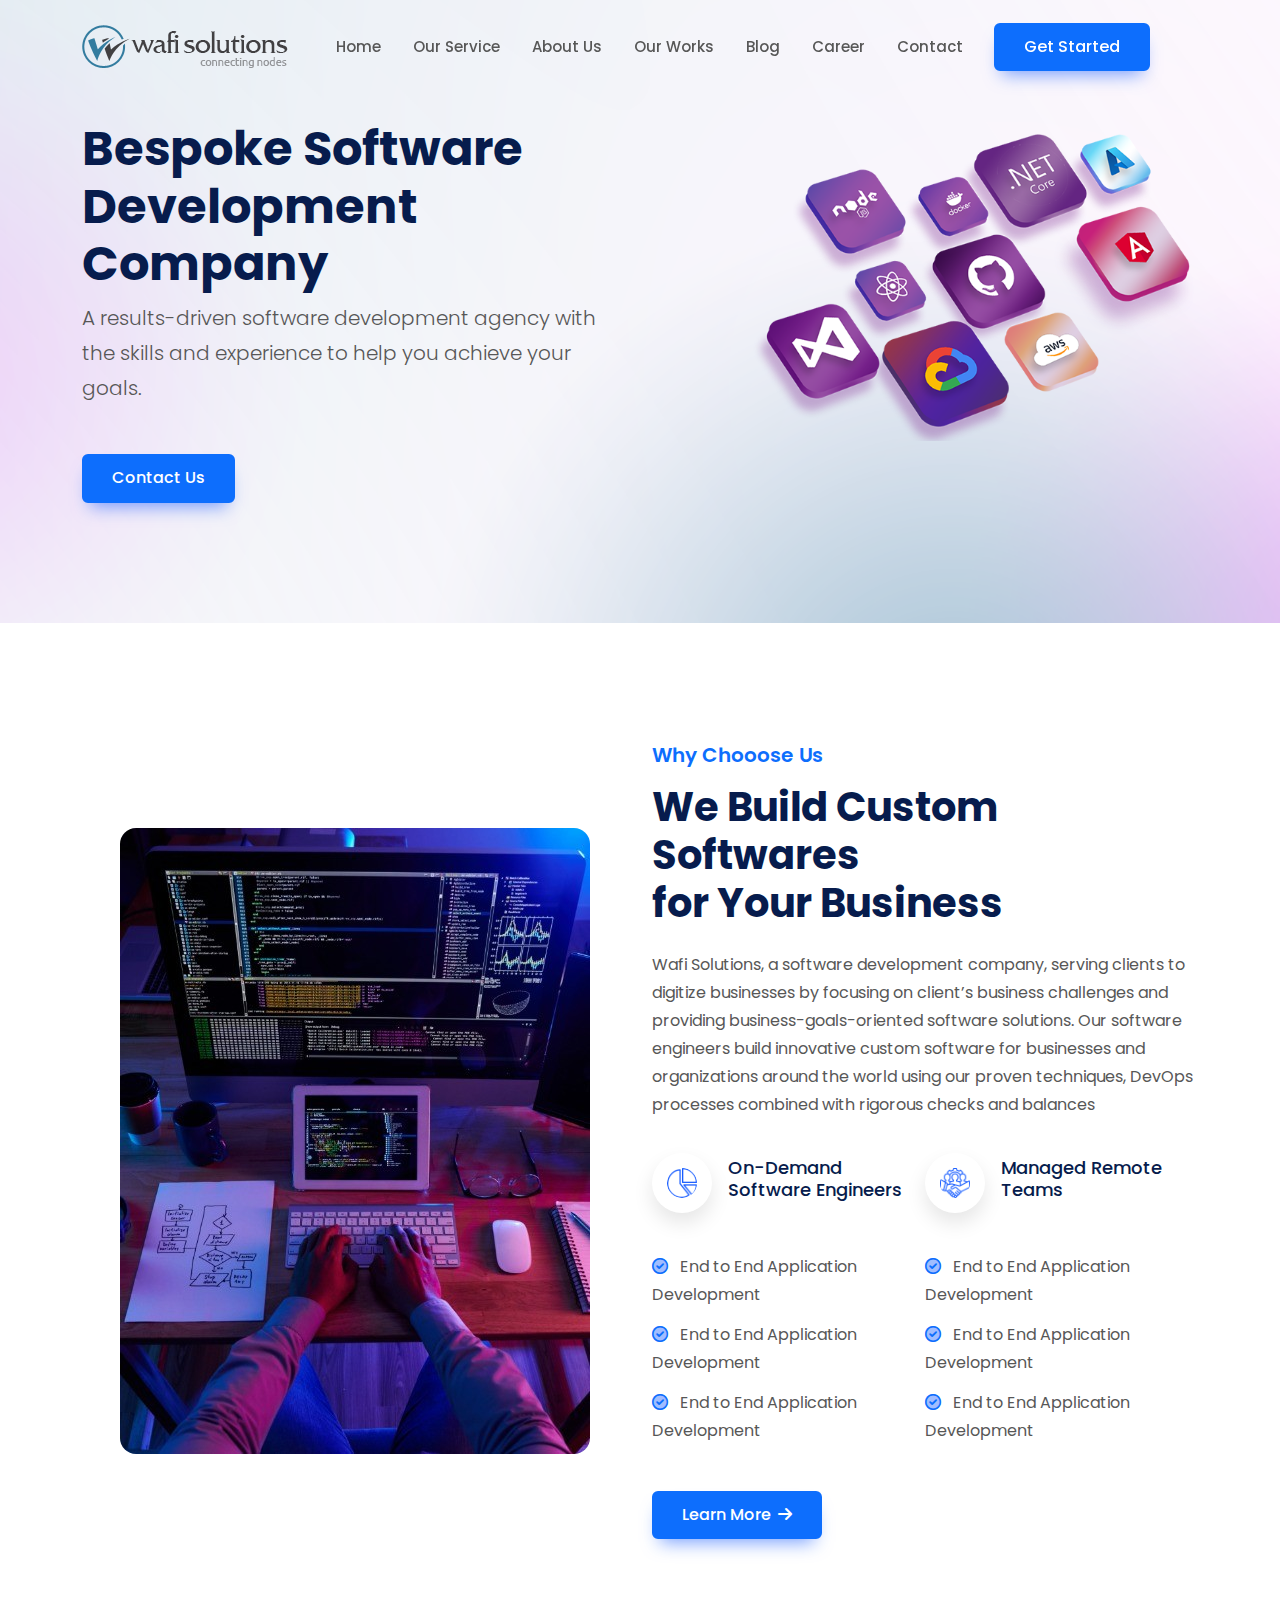
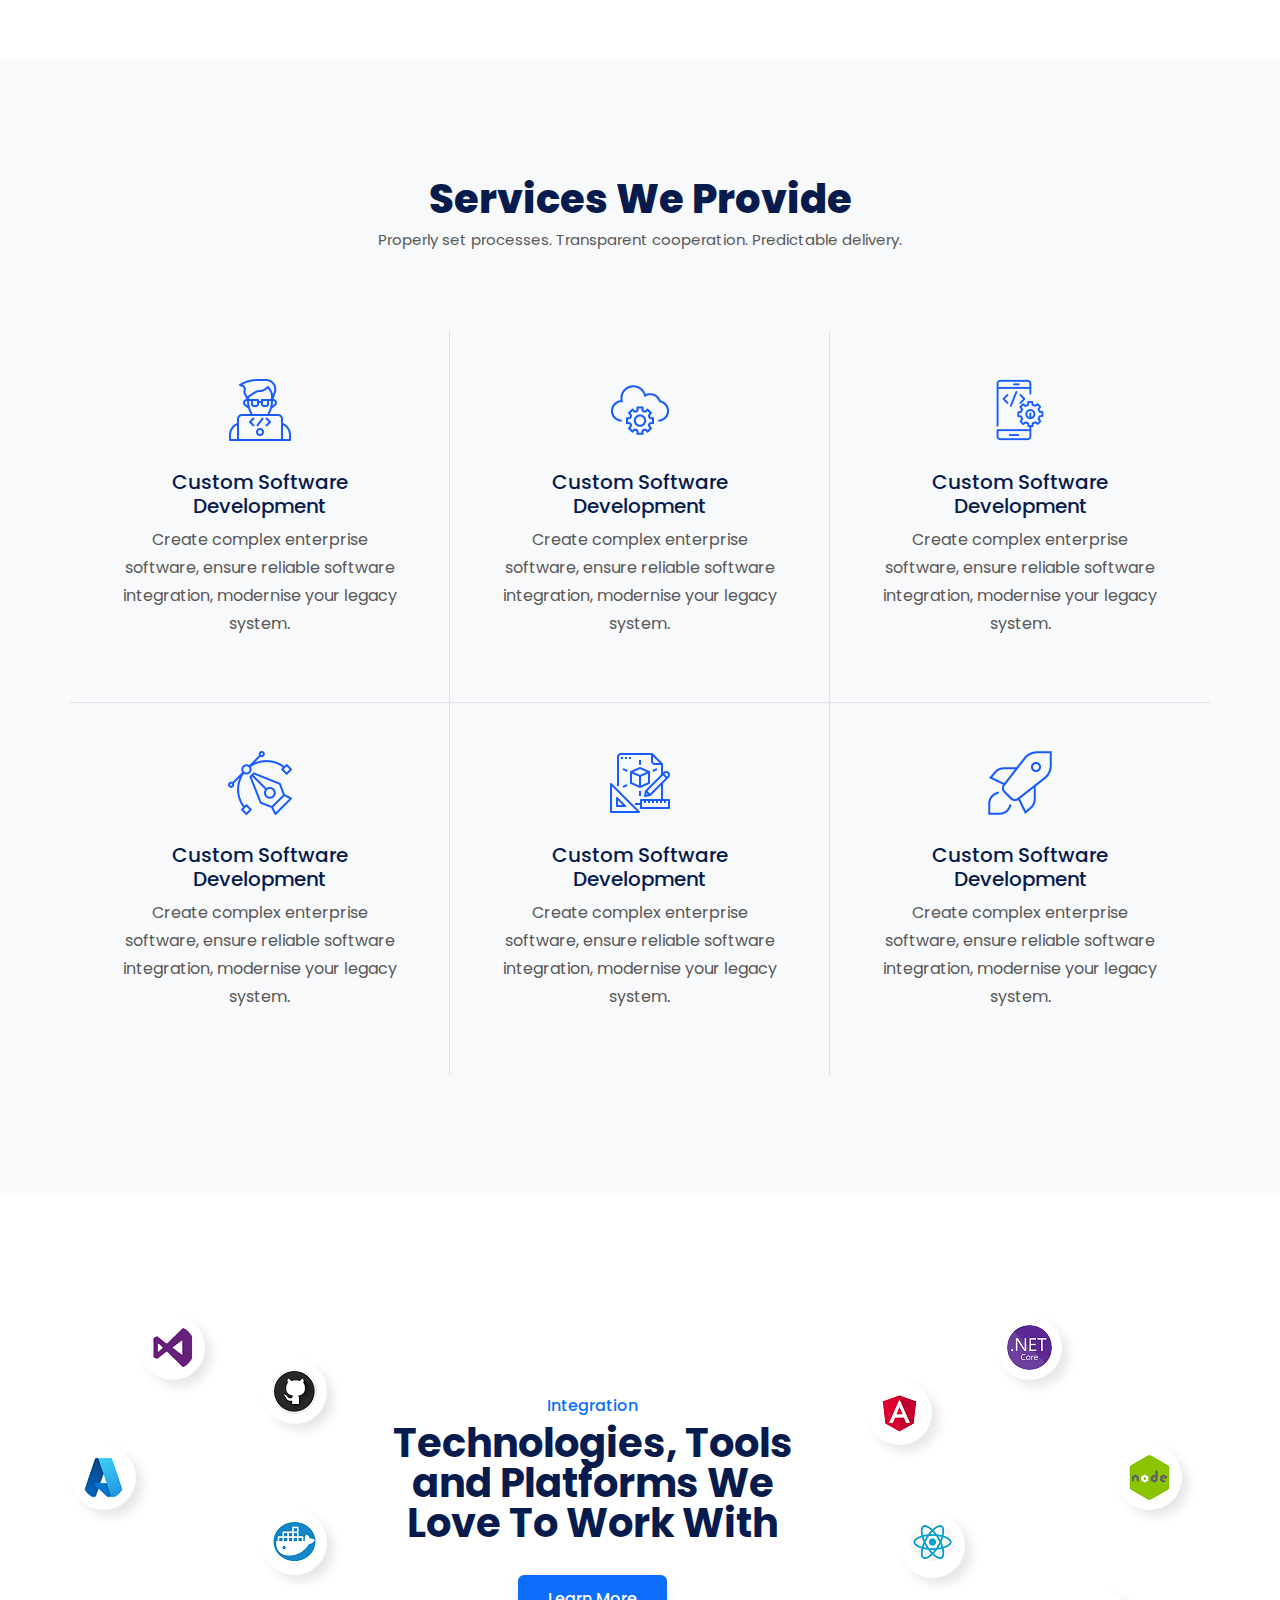
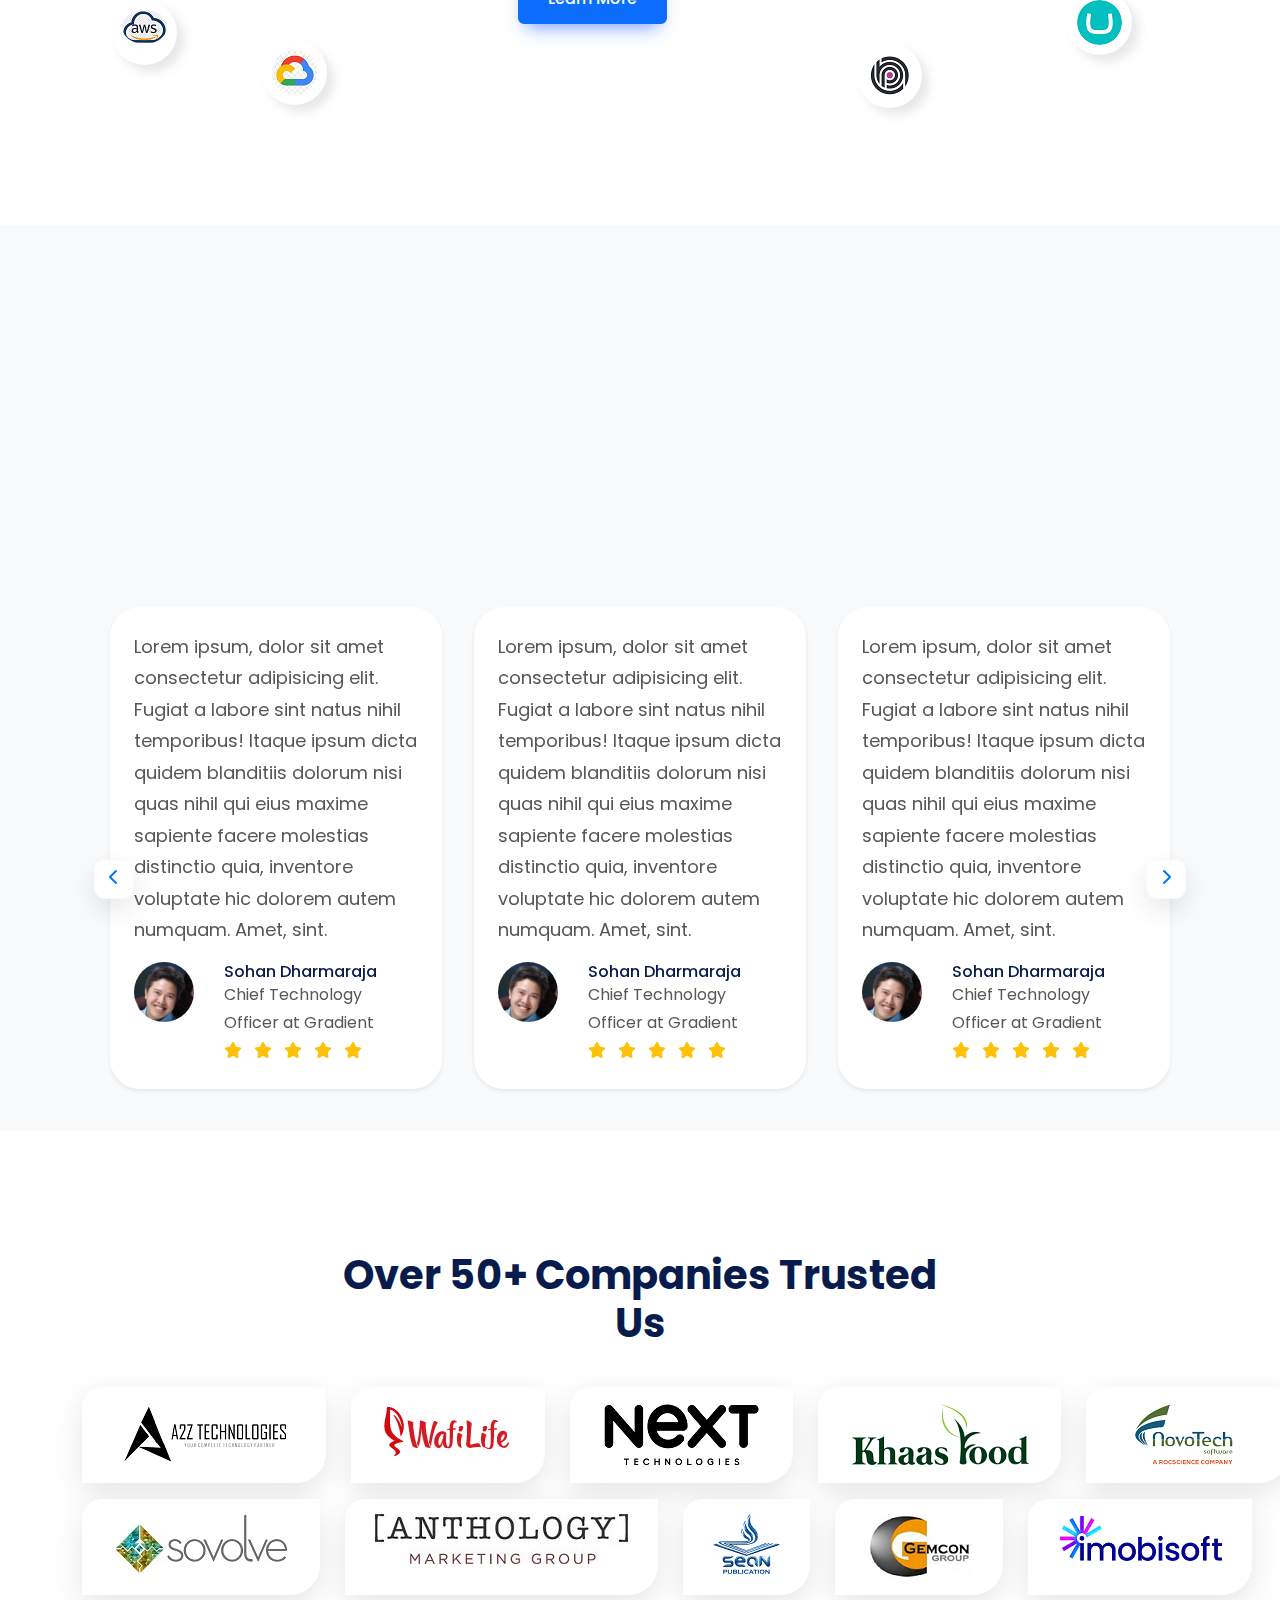
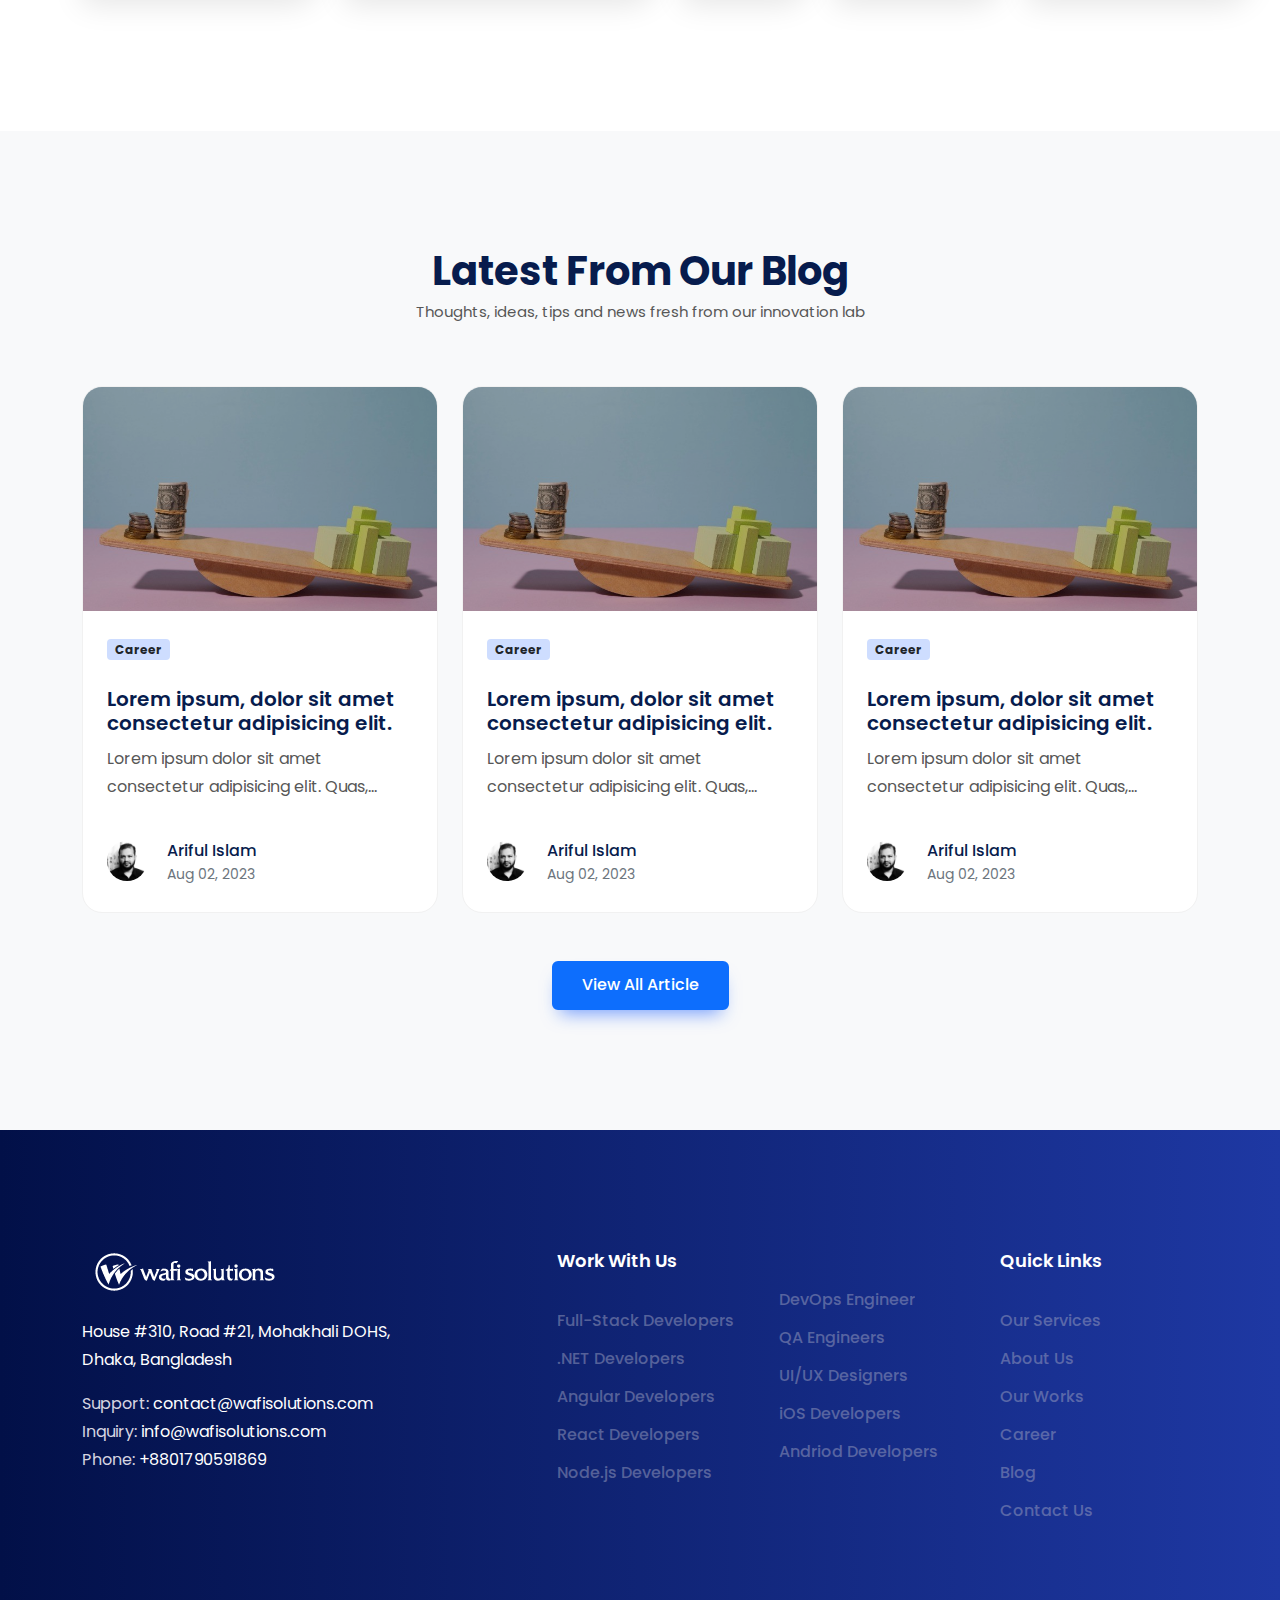
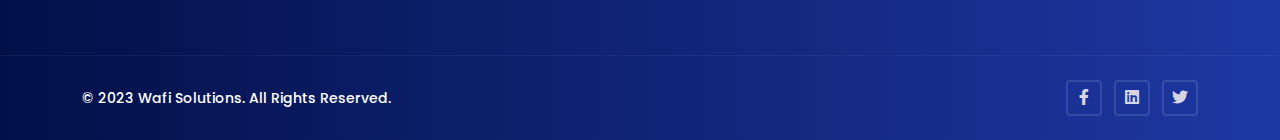
<file: index.html>
<!DOCTYPE html>
<html lang="en">
<head>
    <meta charset="UTF-8">
    <meta name="viewport" content="width=device-width, initial-scale=1.0">
    <title>Awesome Digital Solution</title>

    <!-- favicon include here -->
    <link rel="icon" href="./images/logo/loading-img.png" type="image/png" sizes="16x16">

    <!-- font-awesome icon main css files -->
    <link rel="stylesheet" href="./css/all.css">

    <!-- bootstrap main css files -->
    <link rel="stylesheet" href="./css/bootstrap.min.css">
    <!-- <link href="https://cdn.jsdelivr.net/npm/bootstrap@5.0.2/dist/css/bootstrap.min.css" rel="stylesheet" integrity="sha384-EVSTQN3/azprG1Anm3QDgpJLIm9Nao0Yz1ztcQTwFspd3yD65VohhpuuCOmLASjC" crossorigin="anonymous"> -->


    <!-- AOS-main-css-file -->
    <link rel="stylesheet" href="./css/aos.css">
    
    <!-- magnific-popup-css-file -->
    <link rel="stylesheet" href="./css/magnific-popup.css">

    <!-- owl carousel main css file -->
    <link rel="stylesheet" href="./css/owl.carousel.css">

    <!-- owl carousel theme default main css file -->
    <link rel="stylesheet" href="./css/owl.theme.default.min.css">

    <!-- Main Style CSS Files -->
    <link rel="stylesheet" href="./css/style.css">

    <!-- Main Style CSS Files -->
    <link rel="stylesheet" href="./css/responsive.css">
    
</head>
<body>

    <!-- preloader section start -->
    <div id="preloader">
        <div class="preloader-wrap">
            <img src="./images/logo/loading-img.png" alt="preloader">
            <div class="loading-bar"></div>
        </div>
    </div>
    <!-- preloader section end -->


    <!-- main div start -->
    <div class="main-wapper">
        <!-- header part start -->
        <header class="main-header position-absolute w-100">
            <nav class="navbar navbar-expand-xl navbar-light sticky-header">
                <div class="container d-flex align-items-center justify-content-lg-between position-relative">
                    <!-- brand logo -->
                    <a href="/" class="navbar-brand d-flex align-items-center mb-md-0 text-decoration-none">
                        <img class="img-fluid logo-color" src="./images/logo/logo.png" alt="logo">
                    </a>

                    <!-- offcanvaswithbackdrop button start -->
                    <a class="navbar-toggler offRight position-absolute right-0 border-0" href="#offcanvasWithBackdrop" role="button">
                        <span class="navbar-toggler-icon"
                              data-bs-toggle="offcanvas"
                              data-bs-target="#offcanvasWithBackdrop"
                              aria-controls="offcanvasWithBackdrop"></span>
                    </a>
                    <div class="clearfix"></div>
                    <!-- offcanvaswithbackdrop button end -->

                    <!-- header main menu start -->
                    <div class="collapse navbar-collapse justify-content-center">
                        <ul class="nav col-12 col-md-auto justify-content-center main-menu">
                            <li><a href="index.html" class="nav-link">Home</a></li>
                            <li><a href="our-service.html" class="nav-link">Our Service</a></li>
                            <li><a href="about.html" class="nav-link">About Us</a></li>
                            <li><a href="works.html" class="nav-link">Our Works</a></li>
                            <li><a href="blog.html" class="nav-link">Blog</a></li>
                            <li><a href="career.html" class="nav-link">Career</a></li>
                            <li><a href="contact.html" class="nav-link">Contact</a></li>
                        </ul>
                    </div>
                    <!-- header main menu end -->

                    <!-- get start button start -->
                    <div class="action-btns text-end me-5 me-lg-0 d-none d-md-block d-lg-block">
                        <a href="" class="btn btn-primary">Get Started</a>
                    </div>
                    <!-- get start button end -->

                    <!-- offcanvaswithbackdrop menu start -->
                    <div class="offcanvas offcanvas-end" id="offcanvasWithBackdrop">
                        <!-- offcanvs header start-->
                        <div class="offcanvas-header d-flex align-items-center mt-4">
                            <!-- offcanvas logo -->
                            <a href="index.html" class="d-flex align-items-center mb-md-0 text-decoration-none">
                                <img class="img-fluid ps-2" src="./images/logo/logo.png" alt="logo">
                            </a>
                            <!-- offcanvs close button -->
                            <button type="button" class="close-btn text-danger" data-bs-dismiss="offcanvas" aria-label="Close">
                                <i class="fa-solid fa-xmark"></i>
                            </button>
                        </div>
                        <!-- offcanvs header end-->

                         <!-- offcanvs body start-->
                         <div class="offcanvas-body">
                            <!-- main menu start -->
                            <ul class="nav col-12 col-md-auto justify-content-center main-menu">
                                <li><a href="index.html" class="nav-link">Home</a></li>
                                <li><a href="our-services.html" class="nav-link">Our Service</a></li>
                                <li><a href="about.html" class="nav-link">About Us</a></li>
                                <li><a href="works.html" class="nav-link">Our Works</a></li>
                                <li><a href="blog.html" class="nav-link">Blog</a></li>
                                <li><a href="career.html" class="nav-link">Career</a></li>
                                <li><a href="contact.html" class="nav-link">Contact</a></li>
                            </ul>
                            <!-- main menu end -->

                            <!-- get start button start -->
                            <div class="action-btns mt-4 ps-3">
                                <a href="" class="btn btn-primary">Get Started</a>
                            </div>
                            <!-- get start button end -->
                         </div>
                         <!-- offcanvs body end-->
                    </div>
                    <!-- offcanvaswithbackdrop menu end -->

                </div>                
            </nav>
        </header>
        <!-- header part end -->



    <!-- ADS hero section start -->
    <section class="hero-it-ads hero-nine-bg ptb-120" style="background-image: url('./images/bg.png');">
        <div class="container">
            <div class="row">
                <div class="col-lg-6 col-md-10">
                    <div class="hero-content-wrap mt-5 mt-lg-0 mt-xl-0">
                        <h1 class="fw-bold display-5">Bespoke Software Development Company</h1>
                        <p class="lead">
                            A results-driven software development agency with the skills and experience to help you achieve your goals. 
                        </p>
                        <div class="action-btn mt-5 align-items-center d-block d-sm-flex d-lg-flex d-md-flex">
                            <a href="/contact" class="btn btn-primary me-3">Contact Us</a>
                        </div>
                    </div>
                </div>
                <div class="col-lg-6">
                    <div class="hero-img position-relative mt-5 mt-lg-0">
                        <img class="img-fluid" src="./images/banner.png" alt="banner">
                    </div>
                </div>
            </div>
        </div>
    </section>
    <!-- ADS hero section end -->



    <!-- ADS About section start -->
    <section class="about ptb-120">
        <div class="container">
            <div class="row align-items-center">
                <div class="col-lg-6">
                    <div class="about-left text-lg-center mb-32 mb-lg-0">
                        <img class="img-fluid rounded-custom" src="./images/about.jpg" alt="about">
                    </div>
                </div>
                <div class="col-lg-6">
                    <!-- about right details start -->
                    <div class="about-right">
                        <h4 class="text-primary h5 mb-3">Why Chooose Us</h4>
                        <h2 class="mb-4">We Build Custom Softwares <br /> for Your Business</h2>
                        <p>Wafi Solutions, a software development company, serving clients to digitize businesses by focusing on client’s business challenges and providing business-goals-oriented software solutions. Our software engineers build innovative custom software for businesses and organizations around the world using our proven techniques, DevOps processes combined with rigorous checks and balances</p>
                        
                        <!-- team about list start -->
                        <ul class="list-unstyled about-lists list-two-col mt-4 mb-4">
                            <li class="py-1">
                                <div class="about-icon-box align-items-center">
                                    <div class="me-3">
                                        <img src="./images/pie-chart.png" alt="team">
                                    </div>
                                    <div>
                                        <h5>On-Demand Software Engineers</h5>
                                    </div>
                                </div>
                            </li>
                            <li class="py-1">
                                <div class="about-icon-box align-items-center">
                                    <div class="me-3">
                                        <img src="./images/team.png" alt="team">
                                    </div>
                                    <div>
                                        <h5>Managed Remote Teams</h5>
                                    </div>
                                </div>
                            </li>
                        </ul>
                        <!-- team about list end -->

                        <!-- team about items start -->
                        <ul class="list-unstyled d-flex flex-wrap list-two-col mt-4 mb-4">
                            <li><i class="fa-regular fa-circle-check me-2 text-primary"></i> End to End Application Development</li>
                            <li><i class="fa-regular fa-circle-check me-2 text-primary"></i> End to End Application Development</li>
                            <li><i class="fa-regular fa-circle-check me-2 text-primary"></i> End to End Application Development</li>
                            <li><i class="fa-regular fa-circle-check me-2 text-primary"></i> End to End Application Development</li>
                            <li><i class="fa-regular fa-circle-check me-2 text-primary"></i> End to End Application Development</li>
                            <li><i class="fa-regular fa-circle-check me-2 text-primary"></i> End to End Application Development</li>
                        </ul>
                        <!-- team about items end -->

                        <a href="#" class="link-with-icon text-decoration-none mt-3 btn btn-primary">
                            Learn More <i class="fas fa-arrow-right"></i>
                        </a>
                    </div>
                    <!-- about right details end -->
                </div>
            </div>
        </div>
    </section>
    <!-- ADS About section end -->


    <!-- ADS App Two Features section start -->
    <section class="section-icon bg-light ptb-120">
        <div class="container">
            <div class="row justify-content-center">
                <div class="col-lg-6 col-md-10">
                    <div class="section-title text-center">
                        <h2>Services We Provide</h2>
                        <p>Properly set processes. Transparent cooperation. Predictable delivery. </p>
                    </div>
                </div>
            </div>
            <div class="row justify-content-center">
                <div class="col-lg-4 col-md-6 p-0">
                    <div class="single-service p-lg-5 p-4 text-center mt-3 border-bottom border-end">
                        <div class="service-icon icon-center">
                            <img src="./images/services/1.png" alt="service">
                        </div>
                        <div class="service-info-wrap">
                            <h3 class="h5">Custom Software Development</h3>
                            <p>Create complex enterprise software, ensure reliable software integration, modernise your legacy system.</p>
                        </div>
                    </div>
                </div>
                <div class="col-lg-4 col-md-6 p-0">
                    <div class="single-service p-lg-5 p-4 text-center mt-3  border-bottom border-end">
                        <div class="service-icon icon-center">
                            <img src="./images/services/2.png" alt="service">
                        </div>
                        <div class="service-info-wrap">
                            <h3 class="h5">Custom Software Development</h3>
                            <p>Create complex enterprise software, ensure reliable software integration, modernise your legacy system.</p>
                        </div>
                    </div>
                </div>
                <div class="col-lg-4 col-md-6 p-0">
                    <div class="single-service p-lg-5 p-4 text-center mt-3 border-bottom">
                        <div class="service-icon icon-center">
                            <img src="./images/services/3.png" alt="service">
                        </div>
                        <div class="service-info-wrap">
                            <h3 class="h5">Custom Software Development</h3>
                            <p>Create complex enterprise software, ensure reliable software integration, modernise your legacy system.</p>
                        </div>
                    </div>
                </div>
                <div class="col-lg-4 col-md-6 p-0">
                    <div class="single-service p-lg-5 p-4 text-center border-end">
                        <div class="service-icon icon-center">
                            <img src="./images/services/4.png" alt="service">
                        </div>
                        <div class="service-info-wrap">
                            <h3 class="h5">Custom Software Development</h3>
                            <p>Create complex enterprise software, ensure reliable software integration, modernise your legacy system.</p>
                        </div>
                    </div>
                </div>
                <div class="col-lg-4 col-md-6 p-0">
                    <div class="single-service p-lg-5 p-4 text-center border-end">
                        <div class="service-icon icon-center">
                            <img src="./images/services/5.png" alt="service">
                        </div>
                        <div class="service-info-wrap">
                            <h3 class="h5">Custom Software Development</h3>
                            <p>Create complex enterprise software, ensure reliable software integration, modernise your legacy system.</p>
                        </div>
                    </div>
                </div>
                <div class="col-lg-4 col-md-6 p-0">
                    <div class="single-service p-lg-5 p-4 text-center">
                        <div class="service-icon icon-center">
                            <img src="./images/services/6.png" alt="service">
                        </div>
                        <div class="service-info-wrap">
                            <h3 class="h5">Custom Software Development</h3>
                            <p>Create complex enterprise software, ensure reliable software integration, modernise your legacy system.</p>
                        </div>
                    </div>
                </div>
            </div>
        </div>
    </section>
    <!-- ADS App Two Features section end -->

    <!-- ADS integration section start -->
    <section class="integration-section ptb-120">
        <div class="container">
            <div class="row align-items-center justify-content-between">
                <div class="col-lg-3">
                    <div class="integration-list-wrap">
                        <a href="#" class="integration-1" data-toggle="tooltip" data-placement="top" title="Visual Studio">
                            <img src="./images/integations/visual-studio.png" alt="integration" class="img-fluid rounded-circle">
                        </a>
                        <a href="#" class="integration-2" data-toggle="tooltip" data-placement="top" title="GitHub">
                            <img src="./images/integations/github.png" alt="integration" class="img-fluid rounded-circle">
                        </a>
                        <a href="#" class="integration-3" data-toggle="tooltip" data-placement="top" title="Azure">
                            <img src="./images/integations/azure.png" alt="integration" class="img-fluid rounded-circle">
                        </a>
                        <a href="#" class="integration-4" data-toggle="tooltip" data-placement="top" title="Docker">
                            <img src="./images/integations/docker.png" alt="integration" class="img-fluid rounded-circle">
                        </a>
                        <a href="#" class="integration-5" data-toggle="tooltip" data-placement="top" title="Amazon Web Service">
                            <img src="./images/integations/aws.png" alt="integration" class="img-fluid rounded-circle">
                        </a>
                        <a href="#" class="integration-6" data-toggle="tooltip" data-placement="top" title="Google Cloud">
                            <img src="./images/integations/google-cloud.png" alt="integration" class="img-fluid rounded-circle">
                        </a>
                    </div>
                </div>
                <div class="col-lg-5 col-12">
                    <div class="section-title text-center my-5 my-lg-0 my-xl-0">
                        <h5 class="h6 text-primary">Integration</h5>
                        <h2>Technologies, Tools and Platforms We Love To Work With</h2>
                        <a href="/our-services/" class="mt-4 btn btn-primary">Learn More</a>
                    </div>
                </div>
                <div class="col-lg-4">
                    <div class="integration-list-wrap">
                        <a href="#" class="integration-7" data-toggle="tooltip" data-placement="top" title=".NET Core">
                            <img src="./images/integations/net-core.png" alt="integration" class="img-fluid rounded-circle">
                        </a>
                        <a href="#" class="integration-8" data-toggle="tooltip" data-placement="top" title="Angular">
                            <img src="./images/integations/angular.png" alt="integration" class="img-fluid rounded-circle">
                        </a>
                        <a href="#" class="integration-9" data-toggle="tooltip" data-placement="top" title="Node JS">
                            <img src="./images/integations/node-js.png" alt="integration" class="img-fluid rounded-circle">
                        </a>

                        <a href="#" class="integration-10" data-toggle="tooltip" data-placement="top" title="React">
                            <img src="./images/integations/react.png" alt="integration" class="img-fluid rounded-circle">
                        </a>
                        <a href="#" class="integration-11" data-toggle="tooltip" data-placement="top" title="Umbraco">
                            <img src="./images/integations/umbraco.png" alt="integration" class="img-fluid rounded-circle">
                        </a>
                        <a href="#" class="integration-12" data-toggle="tooltip" data-placement="top" title="ABP.IO">
                            <img src="./images/integations/abp.png" alt="integration" class="img-fluid rounded-circle">
                        </a>
                    </div>
                </div>
            </div>
        </div>
    </section>
    <!-- ADS integration section end -->

    <!-- ADS Home Testimonail Section start -->
    <section class="section-testimonial bg-light ptb-120 ptb-20">
        <div class="container">
            <div class="row justify-content-center">
                <div class="col-lg-6 col-md-12">
                    <div class="section-title text-center aos-init aos-animate" data-aos="fade-up" >
                        <h5>Testimonial</h5>
                        <h2>What’s Clients Say</h2>
                    </div>
                </div>
                <div class="row">
                    <div class="col-12">
                        <div class="testimonials owl-carousel owl-theme aos-init aos-animate" data-aos="fade-up" data-aos-delay="50">
                            <div class="single-testimonial p-4 mx-3">
                                <p>Lorem ipsum, dolor sit amet consectetur adipisicing elit. Fugiat a labore sint natus nihil temporibus! Itaque ipsum dicta quidem blanditiis dolorum nisi quas nihil qui eius maxime sapiente facere molestias distinctio quia, inventore voluptate hic dolorem autem numquam. Amet, sint.</p>
                                <div class="author">
                                    <div class="author-img">
                                        <img src="./images/author/author.jpg" alt="autor-photos" class="rounded-circle">
                                    </div>
                                    <div class="author-info">
                                        <h6 class="m-0">Sohan Dharmaraja</h6>
                                        <span>Chief Technology Officer at Gradient</span>
                                        <ul class="review-rate mb-0 list-unsltyled list-inline">
                                            <li class="list-inline-item">
                                                <i class="fas fa-star text-warning"></i>
                                            </li>
                                            <li class="list-inline-item">
                                                <i class="fas fa-star text-warning"></i>
                                            </li>
                                            <li class="list-inline-item">
                                                <i class="fas fa-star text-warning"></i>
                                            </li>
                                            <li class="list-inline-item">
                                                <i class="fas fa-star text-warning"></i>
                                            </li>
                                            <li class="list-inline-item">
                                                <i class="fas fa-star text-warning"></i>
                                            </li>
                                        </ul>
                                    </div>
                                </div>
                            </div>
                            <div class="single-testimonial p-4 mx-3">
                                <p>Lorem ipsum, dolor sit amet consectetur adipisicing elit. Fugiat a labore sint natus nihil temporibus! Itaque ipsum dicta quidem blanditiis dolorum nisi quas nihil qui eius maxime sapiente facere molestias distinctio quia, inventore voluptate hic dolorem autem numquam. Amet, sint.</p>
                                <div class="author">
                                    <div class="author-img">
                                        <img src="./images/author/author.jpg" alt="autor-photos" class="rounded-circle">
                                    </div>
                                    <div class="author-info">
                                        <h6 class="m-0">Sohan Dharmaraja</h6>
                                        <span>Chief Technology Officer at Gradient</span>
                                        <ul class="review-rate mb-0 list-unsltyled list-inline">
                                            <li class="list-inline-item">
                                                <i class="fas fa-star text-warning"></i>
                                            </li>
                                            <li class="list-inline-item">
                                                <i class="fas fa-star text-warning"></i>
                                            </li>
                                            <li class="list-inline-item">
                                                <i class="fas fa-star text-warning"></i>
                                            </li>
                                            <li class="list-inline-item">
                                                <i class="fas fa-star text-warning"></i>
                                            </li>
                                            <li class="list-inline-item">
                                                <i class="fas fa-star text-warning"></i>
                                            </li>
                                        </ul>
                                    </div>
                                </div>
                            </div>
                            <div class="single-testimonial p-4 mx-3">
                                <p>Lorem ipsum, dolor sit amet consectetur adipisicing elit. Fugiat a labore sint natus nihil temporibus! Itaque ipsum dicta quidem blanditiis dolorum nisi quas nihil qui eius maxime sapiente facere molestias distinctio quia, inventore voluptate hic dolorem autem numquam. Amet, sint.</p>
                                <div class="author">
                                    <div class="author-img">
                                        <img src="./images/author/author.jpg" alt="autor-photos" class="rounded-circle">
                                    </div>
                                    <div class="author-info">
                                        <h6 class="m-0">Sohan Dharmaraja</h6>
                                        <span>Chief Technology Officer at Gradient</span>
                                        <ul class="review-rate mb-0 list-unsltyled list-inline">
                                            <li class="list-inline-item">
                                                <i class="fas fa-star text-warning"></i>
                                            </li>
                                            <li class="list-inline-item">
                                                <i class="fas fa-star text-warning"></i>
                                            </li>
                                            <li class="list-inline-item">
                                                <i class="fas fa-star text-warning"></i>
                                            </li>
                                            <li class="list-inline-item">
                                                <i class="fas fa-star text-warning"></i>
                                            </li>
                                            <li class="list-inline-item">
                                                <i class="fas fa-star text-warning"></i>
                                            </li>
                                        </ul>
                                    </div>
                                </div>
                            </div>
                            <div class="single-testimonial p-4 mx-3">
                                <p>Lorem ipsum, dolor sit amet consectetur adipisicing elit. Fugiat a labore sint natus nihil temporibus! Itaque ipsum dicta quidem blanditiis dolorum nisi quas nihil qui eius maxime sapiente facere molestias distinctio quia, inventore voluptate hic dolorem autem numquam. Amet, sint.</p>
                                <div class="author">
                                    <div class="author-img">
                                        <img src="./images/author/author.jpg" alt="autor-photos" class="rounded-circle">
                                    </div>
                                    <div class="author-info">
                                        <h6 class="m-0">Sohan Dharmaraja</h6>
                                        <span>Chief Technology Officer at Gradient</span>
                                        <ul class="review-rate mb-0 list-unsltyled list-inline">
                                            <li class="list-inline-item">
                                                <i class="fas fa-star text-warning"></i>
                                            </li>
                                            <li class="list-inline-item">
                                                <i class="fas fa-star text-warning"></i>
                                            </li>
                                            <li class="list-inline-item">
                                                <i class="fas fa-star text-warning"></i>
                                            </li>
                                            <li class="list-inline-item">
                                                <i class="fas fa-star text-warning"></i>
                                            </li>
                                            <li class="list-inline-item">
                                                <i class="fas fa-star text-warning"></i>
                                            </li>
                                        </ul>
                                    </div>
                                </div>
                            </div>
                            <div class="single-testimonial p-4 mx-3">
                                <p>It was great to work with Wafi Solutions. They completed all our tasks very quickly and efficiently. Excellent communication, very easy to work with. They took our requirement and made it work perfectly. Arif and Rubayat were both very patient during the final review - much appreciated. Would not hesitate to work with them again.</p>
                                <div class="author">
                                    <div class="author-img">
                                        <img src="./images/author/author.jpg" alt="autor-photos" class="rounded-circle">
                                    </div>
                                    <div class="author-info">
                                        <h6 class="m-0">Sohan Dharmaraja</h6>
                                        <span>Chief Technology Officer at Gradient</span>
                                        <ul class="review-rate mb-0 list-unsltyled list-inline">
                                            <li class="list-inline-item">
                                                <i class="fas fa-star text-warning"></i>
                                            </li>
                                            <li class="list-inline-item">
                                                <i class="fas fa-star text-warning"></i>
                                            </li>
                                            <li class="list-inline-item">
                                                <i class="fas fa-star text-warning"></i>
                                            </li>
                                            <li class="list-inline-item">
                                                <i class="fas fa-star text-warning"></i>
                                            </li>
                                            <li class="list-inline-item">
                                                <i class="fas fa-star text-warning"></i>
                                            </li>
                                        </ul>
                                    </div>
                                </div>
                            </div>
                        </div>
                    </div>
                </div>
            </div>
        </div>
    </section>
    <!-- ADS Home Testimonail Section end -->


    <!-- ADS Brand Section start -->
    <section class="section-brand-post ptb-120">
        <div class="container">
            <div class="row justify-content-center">
                <div class="col-lg-7 col-md-10">
                    <div class="section-title text-center">
                        <h2>Over 50+ Companies Trusted Us</h2>
                    </div>
                </div>
            </div>
            <div class="row">
                <ul class="brand-logo-grid list-unstyled">
                    <li>
                        <img src="./images/brand/a2ztech-logo.png" alt="brand logo" />
                    </li>
                    <li>
                        <img src="./images/brand/wafilife-logo.png" alt="brand logo" />
                    </li>
                    <li>
                        <img src="./images/brand/nexttech-logo.png" alt="brand logo" />
                    </li>
                    <li>
                        <img src="./images/brand/khaasfood-logo.png" alt="brand logo" />
                    </li>
                    <li>
                        <img src="./images/brand/novotech-logo.png" alt="brand logo" />
                    </li>
                </ul>
                <ul class="brand-logo-grid list-unstyled">
                    <li>
                        <img src="./images/brand/sovolve-logo.jpg" alt="brand logo" />
                    </li>
                    <li>
                        <img src="./images/brand/anthology-logo.jpg" alt="brand logo" />
                    </li>
                    <li>
                        <img src="./images/brand/sean-logo.png" alt="brand logo" />
                    </li>
                    <li>
                        <img src="./images/brand/gemcon-logo.png" alt="brand logo" />
                    </li>
                    <li>
                        <img src="./images/brand/imobisoft-logo.png" alt="brand logo" />
                    </li>
                </ul>
            </div>
        </div>
    </section>
    <!-- ADS Brand Section End -->



    <!-- ADS Latest Post Section Start -->
    <section class="section-latest-post bg-light ptb-120">
        <div class="container">
            <div class="row justify-content-center">
                <div class="col-lg-7 col-md-10">
                    <div class="section-title text-center">
                        <h2>Latest From Our Blog </h2>
                        <p>Thoughts, ideas, tips and news fresh from our innovation lab</p>
                    </div>
                </div>
            </div>
            <div class="row">
                <!-- single post start -->
                <div class="col-lg-4 col-md-6">
                    <div class="single-article mb-4 mb-lg-0">
                        <a class="img-article" href="#">
                            <img src="./images/post/1.jpg" alt="article" class="img-fluid">
                        </a>
                        <div class="article-content p-4">
                            <div class="article-category mb-4 d-block">
                                <a href="#" class="d-inline-block text-dark badge bg-primary-soft">Career</a>
                            </div>
                            <a href="#">
                                <h2 class="limit-2-line-text">Lorem ipsum, dolor sit amet consectetur adipisicing elit.</h2>
                            </a>
                            <p class="limit-2-line-text">Lorem ipsum dolor sit amet consectetur adipisicing elit. Quas, placeat consequatur cupiditate perspiciatis dolorem obcaecati eos expedita ratione alias voluptate.</p>
                            <a href="#">
                                <div class="avatar-container pt-4">
                                    <div class="avatar-img">
                                        <img src="./images/avatar/arif.jpg" alt="avatar">
                                    </div>
                                    <div class="avatar-info">
                                        <h6 class="mb-0 avatar-name">Ariful Islam</h6>
                                        <span class="small fw-medium text-meuted">Aug 02, 2023</span>
                                    </div>
                                </div>
                            </a>
                        </div>
                    </div>
                </div>
                <!-- single post start -->

                 <!-- single post start -->
                 <div class="col-lg-4 col-md-6">
                    <div class="single-article mb-4 mb-lg-0">
                        <a class="img-article" href="#">
                            <img src="./images/post/1.jpg" alt="article" class="img-fluid">
                        </a>
                        <div class="article-content p-4">
                            <div class="article-category mb-4 d-block">
                                <a href="#" class="d-inline-block text-dark badge bg-primary-soft">Career</a>
                            </div>
                            <a href="#">
                                <h2>Lorem ipsum, dolor sit amet consectetur adipisicing elit.</h2>
                            </a>
                            <p class="limit-2-line-text">Lorem ipsum dolor sit amet consectetur adipisicing elit. Quas, placeat consequatur cupiditate perspiciatis dolorem obcaecati eos expedita ratione alias voluptate.</p>
                            <a href="#">
                                <div class="avatar-container pt-4">
                                    <div class="avatar-img">
                                        <img src="./images/avatar/arif.jpg" alt="avatar">
                                    </div>
                                    <div class="avatar-info">
                                        <h6 class="mb-0 avatar-name">Ariful Islam</h6>
                                        <span class="small fw-medium text-meuted">Aug 02, 2023</span>
                                    </div>
                                </div>
                            </a>
                        </div>
                    </div>
                </div>
                <!-- single post start -->

                 <!-- single post start -->
                 <div class="col-lg-4 col-md-6">
                    <div class="single-article mb-4 mb-lg-0">
                        <a class="img-article" href="#">
                            <img src="./images/post/1.jpg" alt="article" class="img-fluid">
                        </a>
                        <div class="article-content p-4">
                            <div class="article-category mb-4 d-block">
                                <a href="#" class="d-inline-block text-dark badge bg-primary-soft">Career</a>
                            </div>
                            <a href="#">
                                <h2>Lorem ipsum, dolor sit amet consectetur adipisicing elit.</h2>
                            </a>
                            <p class="limit-2-line-text">Lorem ipsum dolor sit amet consectetur adipisicing elit. Quas, placeat consequatur cupiditate perspiciatis dolorem obcaecati eos expedita ratione alias voluptate.</p>
                            <a href="#">
                                <div class="avatar-container pt-4">
                                    <div class="avatar-img">
                                        <img src="./images/avatar/arif.jpg" alt="avatar">
                                    </div>
                                    <div class="avatar-info">
                                        <h6 class="mb-0 avatar-name">Ariful Islam</h6>
                                        <span class="small fw-medium text-meuted">Aug 02, 2023</span>
                                    </div>
                                </div>
                            </a>
                        </div>
                    </div>
                </div>
                <!-- single post start -->
            </div>
            <div class="row justify-content-center">
                <div class="text-center mt-5">
                    <a href="#" class="btn btn-primary">View All Article</a>
                </div>
            </div>
        </div>
    </section>
    <!-- ADS Latest Post Section End -->


    <!-- footer section start -->

    <footer class="footer-section">
        <!-- footer section top start -->
        <div class="footer-top  bg-gradient text-white ptb-120">
            <div class="container">
                <div class="row justify-content-between">
                    <div class="col-md-8 col-lg-4 mb-md-4 mb-lg-0">
                        <div class="footer-single-col">
                            <div class="footer-single-col mb-4">
                                <img src="./images/logo/logo-white.png" alt="logo" class="img-fluid logo-white">
                            </div>
                            <p> House #310, Road #21, Mohakhali DOHS, Dhaka, Bangladesh</p>
                            <div><span class="met_color">Support:</span> <a href="#" >contact@wafisolutions.com</a></div>
                            <div><span class="met_color">Inquiry:</span> <a href="#" >info@wafisolutions.com</a></div>
                            <div><span class="met_color">Phone:</span> +8801790591869</div>
                        </div>
                    </div>
                    <div class="col-md-12 col-lg-7 mt-4 mt-md-0 mt-lg-0">
                        <div class="row">
                            <div class="col-md-4 col-lg-4 mt-4 mt-md-0 mt-lg-0">
                                <div class="footer-single-col">
                                    <h3>Work With Us</h3>
                                    <ul class="list-unstyled footer-nav-list mb-lg-0">
                                        <li><a href="#" class="text-decoration-none">Full-Stack Developers</a></li>
                                        <li><a href="#" class="text-decoration-none">.NET Developers</a></li>
                                        <li><a href="#" class="text-decoration-none">Angular Developers</a></li>
                                        <li><a href="#" class="text-decoration-none">React Developers</a></li>
                                        <li><a href="#" class="text-decoration-none">Node.js Developers</a></li>
                                    </ul>
                                </div>
                            </div>
                            <div class="col-md-4 col-lg-4 mt-4 mt-md-0 mt-lg-0">
                                <div class="footer-single-col">
                                    <h3></h3>
                                    <ul class="list-unstyled footer-nav-list mb-lg-0">
                                        <li><a href="#" class="text-decoration-none">DevOps Engineer</a></li>
                                        <li><a href="#" class="text-decoration-none">QA Engineers</a></li>
                                        <li><a href="#" class="text-decoration-none">UI/UX Designers</a></li>
                                        <li><a href="#" class="text-decoration-none">iOS Developers</a></li>
                                        <li><a href="#" class="text-decoration-none">Andriod Developers</a></li>
                                    </ul>
                                </div>
                            </div>
                            <div class="col-md-4 col-lg-4 mt-4 mt-md-0 mt-lg-0">
                                <div class="footer-single-col">
                                    <h3>Quick Links</h3>
                                    <ul class="list-unstyled footer-nav-list mb-lg-0">
                                        <li><a href="#" class="text-decoration-none">Our Services</a></li>
                                        <li><a href="#" class="text-decoration-none">About Us</a></li>
                                        <li><a href="#" class="text-decoration-none">Our Works</a></li>
                                        <li><a href="#" class="text-decoration-none">Career</a></li>
                                        <li><a href="#" class="text-decoration-none">Blog</a></li>
                                        <li><a href="#" class="text-decoration-none">Contact Us</a></li>
                                    </ul>
                                </div>
                            </div>
                        </div>
                    </div>
                </div>
            </div>
        </div>
        <!-- footer section top end -->

         <!-- footer bottom start -->
         <div class="footer-bottom  bg-gradient text-white py-4">
            <div class="container">
                <div class="row justify-content-between align-items-center">
                    <div class="col-md-7 col-lg-7">
                        <div class="copyright-text">
                            <p class="mb-lg-0 mb-md-0">&copy; 2023 Wafi Solutions. All Rights Reserved.</p>
                        </div>
                    </div>
                    <div class="col-md-4 col-lg-4">
                        <div class="footer-single-col text-start text-lg-end text-md-end">
                            <ul class="list-unstyled list-inline footer-social-list mb-0">
                                <li class="list-inline-item"><a href=#"><i class="fab fa-facebook-f"></i></a></li>
                                <li class="list-inline-item"><a href="#"><i class="fab fa-linkedin"></i></a></li>
                                <li class="list-inline-item"><a href="#"><i class="fab fa-twitter"></i></a></li>
                            </ul>
                        </div>
                    </div>
                </div>
            </div>
        </div>
        <!-- footer bottom end -->

    </footer>
    <!-- footer section end -->
    </div>
    <!-- main div end -->


    <!-- Bootstrap js main file -->
    <script src="./js/jquery.min.js"></script>

    <!-- Bootstrap js main file -->
    <script src="./js/bootstrap.bundle.min.js"></script>
    <!-- <script src="https://cdn.jsdelivr.net/npm/bootstrap@5.0.2/dist/js/bootstrap.bundle.min.js" integrity="sha384-MrcW6ZMFYlzcLA8Nl+NtUVF0sA7MsXsP1UyJoMp4YLEuNSfAP+JcXn/tWtIaxVXM" crossorigin="anonymous"></script> -->

    <!-- AOS-main-JS-file -->
    <script src="./js/aos.js"></script>

     <!-- magnific-popup-js-file -->
    <script src="./js/jquery.magnific-popup.min.js"></script>

     <!-- owl carousel main js file -->
     <script src="./js/owl.carousel.min.js"></script>

    <!-- Custom JavaScript File -->
    <script src="./js/main.js"></script>

</body>
</html>
</file>
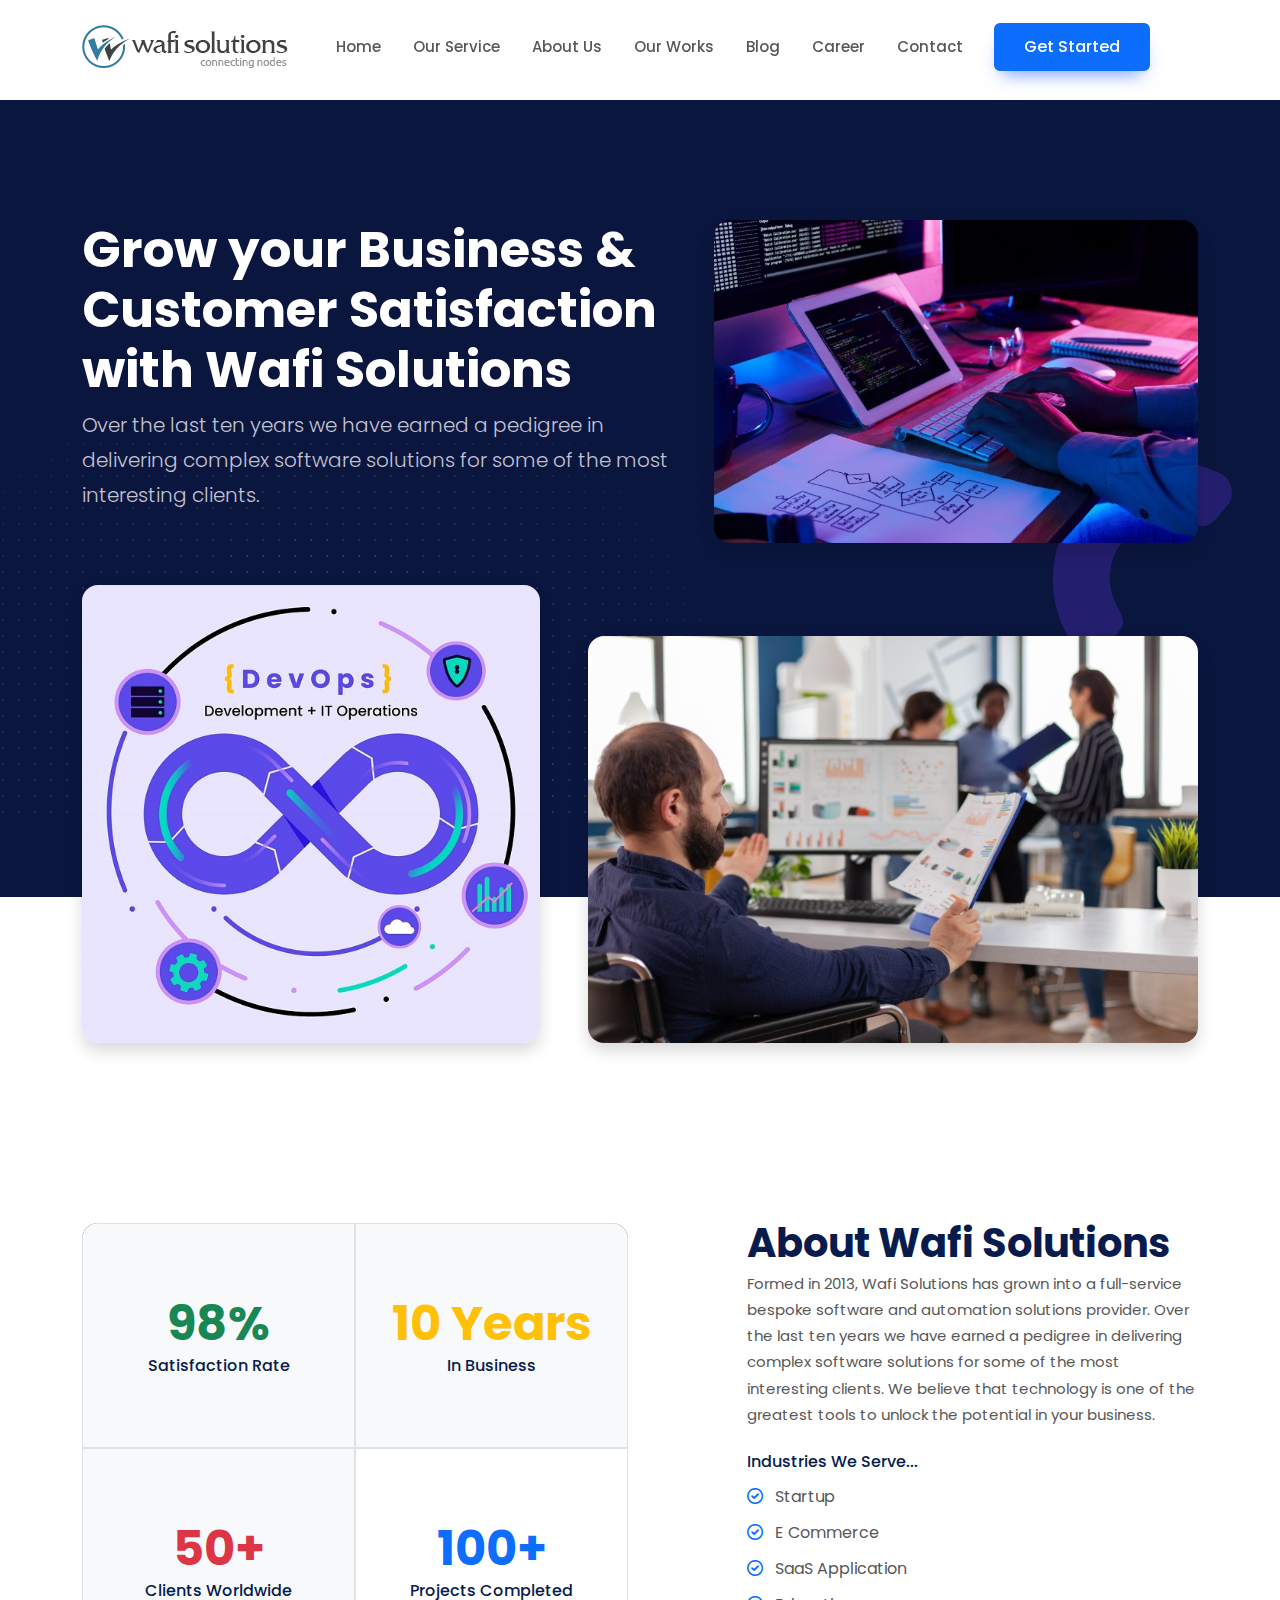
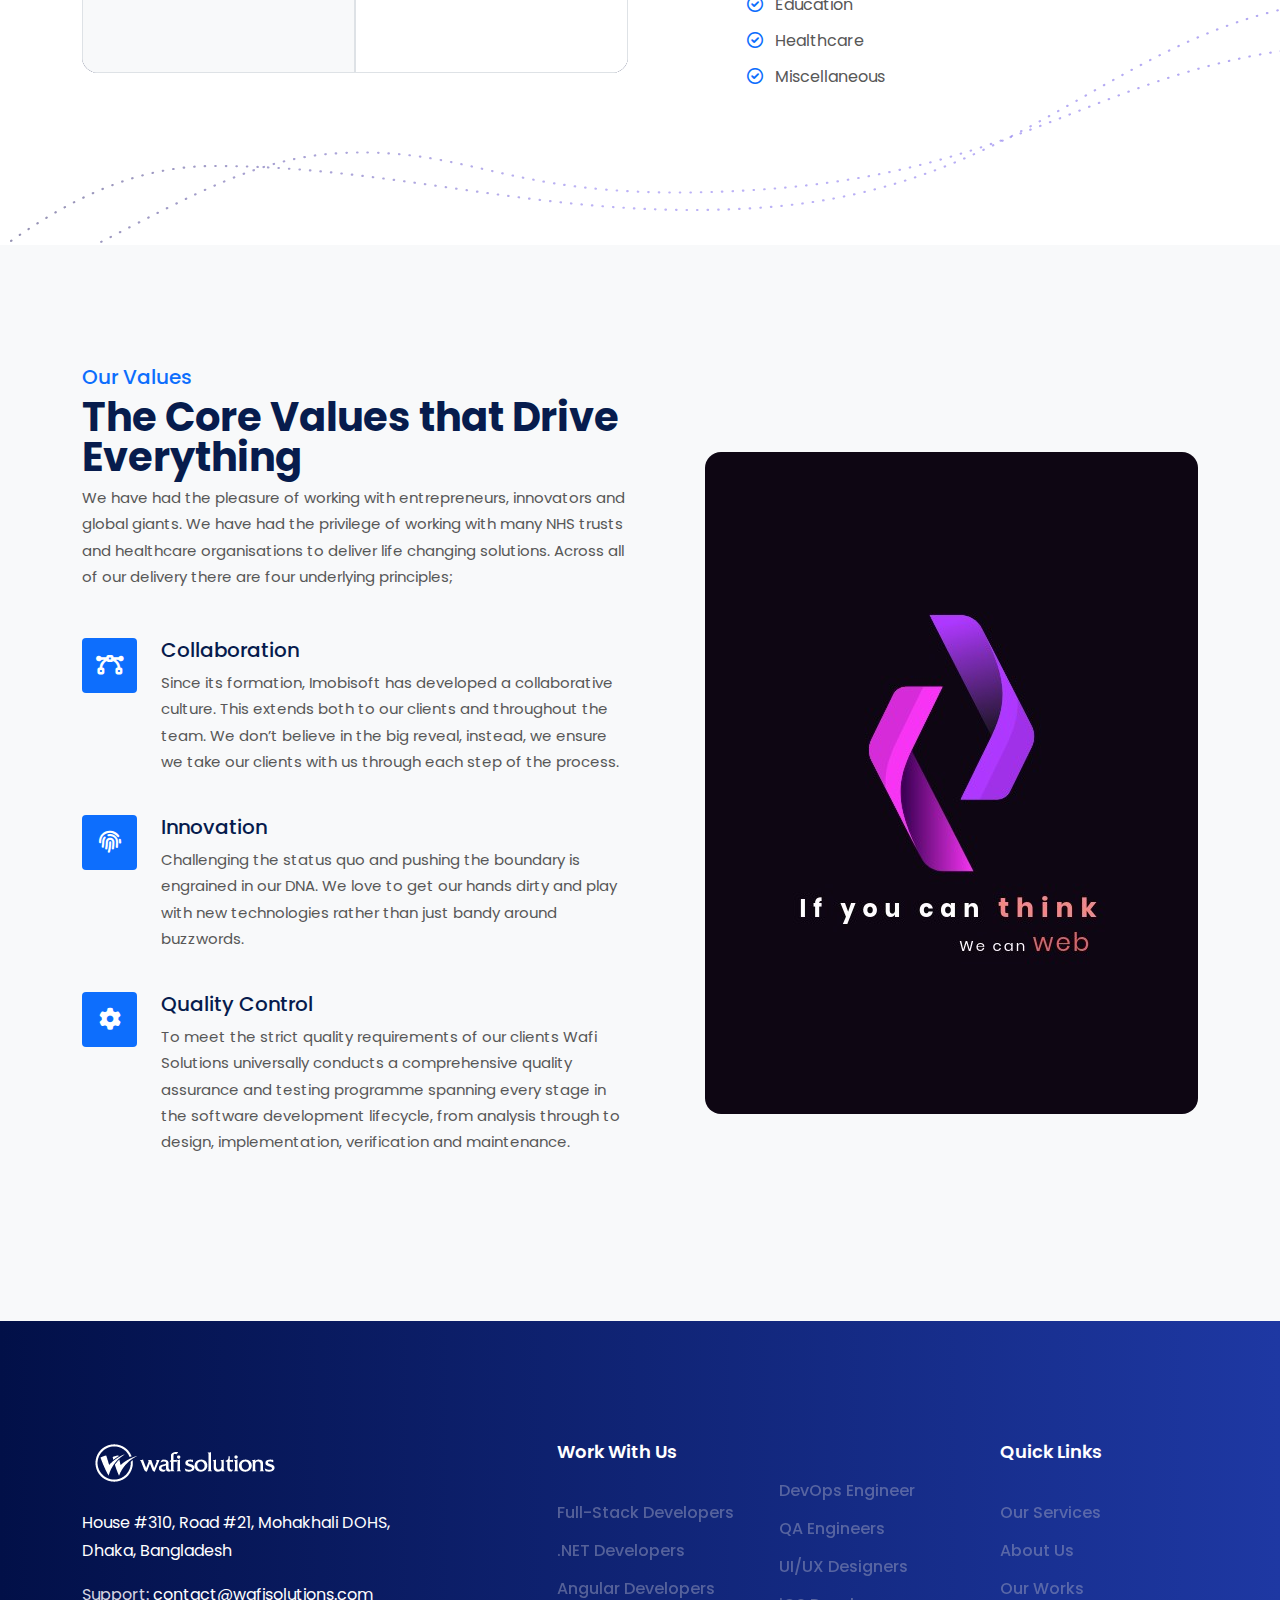
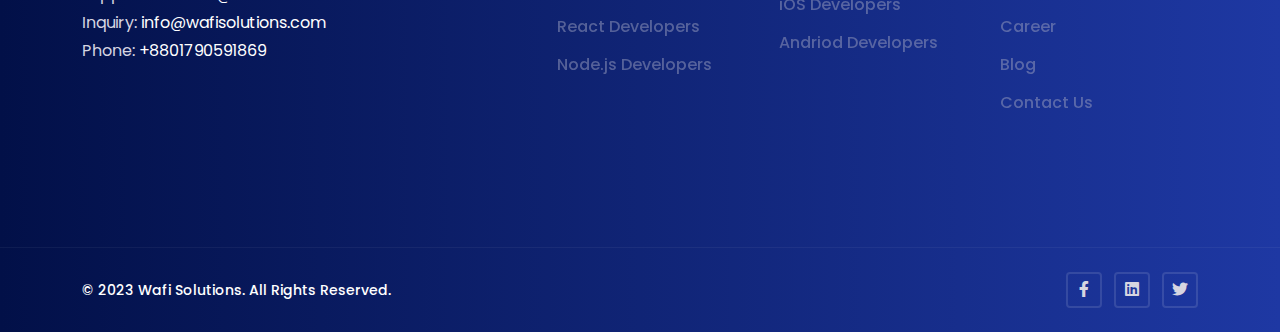
<file: about.html>
<!DOCTYPE html>
<html lang="en">
<head>
    <meta charset="UTF-8">
    <meta name="viewport" content="width=device-width, initial-scale=1.0">
    <title>Awesome Digital Solution</title>

    <!-- favicon include here -->
    <link rel="icon" href="./images/logo/loading-img.png" type="image/png" sizes="16x16">

    <!-- font-awesome icon main css files -->
    <link rel="stylesheet" href="./css/all.css">

    <!-- bootstrap main css files -->
    <link rel="stylesheet" href="./css/bootstrap.min.css">
    <!-- <link href="https://cdn.jsdelivr.net/npm/bootstrap@5.0.2/dist/css/bootstrap.min.css" rel="stylesheet" integrity="sha384-EVSTQN3/azprG1Anm3QDgpJLIm9Nao0Yz1ztcQTwFspd3yD65VohhpuuCOmLASjC" crossorigin="anonymous"> -->


    <!-- AOS-main-css-file -->
    <link rel="stylesheet" href="./css/aos.css">
    
    <!-- magnific-popup-css-file -->
    <link rel="stylesheet" href="./css/magnific-popup.css">

    <!-- owl carousel main css file -->
    <link rel="stylesheet" href="./css/owl.carousel.css">

    <!-- owl carousel theme default main css file -->
    <link rel="stylesheet" href="./css/owl.theme.default.min.css">

    <!-- Main Style CSS Files -->
    <link rel="stylesheet" href="./css/style.css">

    <!-- Main Style CSS Files -->
    <link rel="stylesheet" href="./css/responsive.css">
    
</head>
<body>

    <!-- preloader section start -->
    <div id="preloader">
        <div class="preloader-wrap">
            <img src="./images/logo/loading-img.png" alt="preloader">
            <div class="loading-bar"></div>
        </div>
    </div>
    <!-- preloader section end -->


    <!-- main div start -->
    <div class="main-wapper">
        <!-- header part start -->
        <header class="main-header w-100">
            <nav class="navbar navbar-expand-xl navbar-light sticky-header">
                <div class="container d-flex align-items-center justify-content-lg-between position-relative">
                    <!-- brand logo -->
                    <a href="/" class="navbar-brand d-flex align-items-center mb-md-0 text-decoration-none">
                        <img class="img-fluid logo-color" src="./images/logo/logo.png" alt="logo">
                    </a>

                    <!-- offcanvaswithbackdrop button start -->
                    <a class="navbar-toggler offRight position-absolute right-0 border-0" href="#offcanvasWithBackdrop" role="button">
                        <span class="navbar-toggler-icon"
                              data-bs-toggle="offcanvas"
                              data-bs-target="#offcanvasWithBackdrop"
                              aria-controls="offcanvasWithBackdrop">
                        </span>
                    </a>
                    <div class="clearfix"></div>
                    <!-- offcanvaswithbackdrop button end -->

                    <!-- header main menu start -->
                    <div class="collapse navbar-collapse justify-content-center">
                        <ul class="nav col-12 col-md-auto justify-content-center main-menu">
                            <li><a href="index.html" class="nav-link">Home</a></li>
                            <li><a href="our-services.html" class="nav-link">Our Service</a></li>
                            <li><a href="about.html" class="nav-link">About Us</a></li>
                            <li><a href="works.html" class="nav-link">Our Works</a></li>
                            <li><a href="blog.html" class="nav-link">Blog</a></li>
                            <li><a href="career.html" class="nav-link">Career</a></li>
                            <li><a href="contact.html" class="nav-link">Contact</a></li>
                        </ul>
                    </div>
                    <!-- header main menu end -->

                    <!-- get start button start -->
                    <div class="action-btns text-end me-5 me-lg-0 d-none d-md-block d-lg-block">
                        <a href="" class="btn btn-primary">Get Started</a>
                    </div>
                    <!-- get start button end -->

                    <!-- offcanvaswithbackdrop menu start -->
                    <div class="offcanvas offcanvas-end" id="offcanvasWithBackdrop">
                        <!-- offcanvs header start-->
                        <div class="offcanvas-header d-flex align-items-center mt-4">
                            <!-- offcanvas logo -->
                            <a href="index.html" class="d-flex align-items-center mb-md-0 text-decoration-none">
                                <img class="img-fluid ps-2" src="./images/logo/logo.png" alt="logo">
                            </a>
                            <!-- offcanvs close button -->
                            <button type="button" class="close-btn text-danger" data-bs-dismiss="offcanvas" aria-label="Close">
                                <i class="fa-solid fa-xmark"></i>
                            </button>
                        </div>
                        <!-- offcanvs header end-->

                         <!-- offcanvs body start-->
                         <div class="offcanvas-body">
                            <!-- main menu start -->
                            <ul class="nav col-12 col-md-auto justify-content-center main-menu">
                                <li><a href="index.html" class="nav-link">Home</a></li>
                                <li><a href="our-services.html" class="nav-link">Our Service</a></li>
                                <li><a href="about.html" class="nav-link">About Us</a></li>
                                <li><a href="works.html" class="nav-link">Our Works</a></li>
                                <li><a href="blog.html" class="nav-link">Blog</a></li>
                                <li><a href="career.html" class="nav-link">Career</a></li>
                                <li><a href="contact.html" class="nav-link">Contact</a></li>
                            </ul>
                            <!-- main menu end -->

                            <!-- get start button start -->
                            <div class="action-btns mt-4 ps-3">
                                <a href="" class="btn btn-primary">Get Started</a>
                            </div>
                            <!-- get start button end -->
                         </div>
                         <!-- offcanvs body end-->
                    </div>
                    <!-- offcanvaswithbackdrop menu end -->

                </div>                
            </nav>
        </header>
        <!-- header part end -->


        <!-- about-header-section  section start -->
        <section class="about-header-section ptb-120 position-relative overflow-hidden bg-dark" style="background: url('./images/page-header-bg.svg') no-repeat center right;">
            <div class="container">
                <div class="row">
                   <div class="col-12">
                        <div class="section-heading-wrap d-flex justify-content-between z-5 position-relative">
                            <div class="about-content-left">
                                <div class="about-info mb-4">
                                    <h1 class="display-5 fw-bold">Grow your Business & Customer Satisfaction with Wafi Solutions</h1>
                                    <p class="lead">Over the last ten years we have earned a pedigree in delivering complex software solutions for some of the most interesting clients. </p>
                                </div>
                                <img class="about-img-first img-fluid rounded-custom mt-5 shadow" src="./images/about/about-img-1.jpg" alt="">
                            </div>
                            <div class="about-content-right">
                                <img class="img-fluid mb-5 rounded-custom shadow" src="./images/about/about-img-2.jpg" alt="">
                                <img class="about-img-last rounded-custom shadow" src="./images/about/about-img-3.jpg" alt="">
                            </div>
                        </div>
                   </div>
                </div>
            </div>
            <div class="bg-white w-100 position-absolute bottom-0 h-25 bottom-0 left-0 right-0 py-5"></div>
        </section>
        <!-- about-header-section  section end -->


        <!-- our story section start -->
        <section class="our-stroy-section pt-60 pb-120" style="background: url('./images/dot-dot-wave-shape.svg') no-repeat left bottom;">
            <div class="container">
                <div class="row justify-content-between">
                    <div class="col-lg-5 col-md-12 order-lg-1">
                        <div class="section-title sticky-sidebar">
                            <h2>About Wafi Solutions</h2>
                            <p>Formed in 2013, Wafi Solutions has grown into a full-service bespoke software and automation solutions provider.


                                Over the last ten years we have earned a pedigree in delivering complex software solutions for some of the most interesting clients.
        
        
                                We believe that technology is one of the greatest tools to unlock the potential in your business.
                            </p>
                            <div class="mt-4">
                                <h6 class="mt-4">Industries We Serve...</h6>
                                <ul class="list-unstyled mb-0">
                                    <li class="py-1"><i class="fa-regular fa-circle-check me-2 text-primary"></i> Startup</li>
                                    <li class="py-1"><i class="fa-regular fa-circle-check me-2 text-primary"></i> E Commerce </li>
                                    <li class="py-1"><i class="fa-regular fa-circle-check me-2 text-primary"></i> SaaS Application </li>
                                    <li class="py-1"><i class="fa-regular fa-circle-check me-2 text-primary"></i> Education</li>
                                    <li class="py-1"><i class="fa-regular fa-circle-check me-2 text-primary"></i> Healthcare</li>
                                    <li class="py-1"><i class="fa-regular fa-circle-check me-2 text-primary"></i> Miscellaneous</li>
                                </ul>
                            </div>
                        </div>
                    </div>
                    <div class="col-lg-6 col-md-12 order-lg-0">
                        <div class="story-grid-wrapper position-relative">
                            <!-- Animated Shape Start -->
                            <!-- <ul class="position-absolute animate-element parallax-element shape-service d-none d-lg-block">
                                <li class="layer" data-depth="0.02">
                                    <img class="img-fluid position-absolute color-shape-2 z-5" src="./images/image-2.svg" alt="">
                                </li>
                                <li class="layer" data-depth="0.02">
                                    <img class="img-fluid position-absolute color-shape-3" src="./images/feature-3.svg" alt="">
                                </li>
                            </ul> -->
                            <!-- Animated Shape end -->

                            <div class="stroy-raid rounded-custom bg-dark overflow-hidden position-revaltive" style="height:450px;">
                                <div class="story-item bg-light border">
                                    <h3 class="display-5 fw-bold mb-1 text-success">98%</h3>
                                    <h6 class="mb-0">Satisfaction Rate</h6>
                                </div>
                                <div class="story-item bg-light border">
                                    <h3 class="display-5 fw-bold mb-1 text-warning">10 Years</h3>
                                    <h6 class="mb-0">In Business</h6>
                                </div>
                                <div class="story-item bg-light border">
                                    <h3 class="display-5 fw-bold mb-1 text-danger">50+</h3>
                                    <h6 class="mb-0">Clients Worldwide</h6>
                                </div>
                                <div class="story-item bg-white border">
                                    <h3 class="display-5 fw-bold mb-1 text-primary">100+</h3>
                                    <h6 class="mb-0">Projects Completed</h6>
                                </div>
                            </div>
                        </div>
                    </div>
                </div>
            </div>
        </section>
        <!-- our story section start -->


        <!-- feature section two start -->
        <section class="feature-section-two ptb-120 bg-light">
            <div class="container">
                <div class="row align-items-center justify-content-center">
                    <div class="col-lg-6 col-md-12">
                        <div class="section-title">
                            <h5 class="h5 text-primary">Our Values</h5>
                            <h2>The Core Values that Drive Everything</h2>
                            <p>We have had the pleasure of working with entrepreneurs, innovators and global giants. We have had the privilege of working with many NHS trusts and healthcare organisations to deliver life changing solutions. Across all of our delivery there are four underlying principles;</p>
                            <ul class="list-unstyled mt-5">
                                <li class="d-flex align-items-start mb-4">
                                    <div class="icon-box bg-primary rounded me-4">
                                        <i class="fa-solid fa-bezier-curve"></i>
                                    </div>
                                    <div class="icon-content">
                                        <h3 class="h5">Collaboration</h3>
                                        <p>Since its formation, Imobisoft has developed a collaborative culture. This extends both to our clients and throughout the team. We don’t believe in the big reveal, instead, we ensure we take our clients with us through each step of the process.</p>
                                    </div>
                                </li>
                                <li class="d-flex align-items-start mb-4">
                                    <div class="icon-box bg-primary rounded me-4">
                                        <i class="fa-solid fa-fingerprint"></i>
                                    </div>
                                    <div class="icon-content">
                                        <h3 class="h5">Innovation</h3>
                                        <p>Challenging the status quo and pushing the boundary is engrained in our DNA. We love to get our hands dirty and play with new technologies rather than just bandy around buzzwords. </p>
                                    </div>
                                </li>
                                <li class="d-flex align-items-start mb-4">
                                    <div class="icon-box bg-primary rounded me-4">
                                        <i class="fa-solid fa-gear"></i>
                                    </div>
                                    <div class="icon-content">
                                        <h3 class="h5">Quality Control</h3>
                                        <p>To meet the strict quality requirements of our clients Wafi Solutions universally conducts a comprehensive quality assurance and testing programme spanning every stage in the software development lifecycle, from analysis through to design, implementation, verification and maintenance. </p>
                                    </div>
                                </li>
                            </ul>
                        </div>
                    </div>
                    <div class="col-lg-6 col-md-7">
                        <div class="feature-img-wrap position-relative d-flex flex-column align-items-end">
                            <img class="img-fluid rounded-custom" src="./images/feature-img3.jpg" alt="feature">
                        </div>
                    </div>
                </div>
            </div>
        </section>
        <!-- feature section two end -->


        <!-- footer section start -->

        <footer class="footer-section">
            <!-- footer section top start -->
            <div class="footer-top  bg-gradient text-white ptb-120">
                <div class="container">
                    <div class="row justify-content-between">
                        <div class="col-md-8 col-lg-4 mb-md-4 mb-lg-0">
                            <div class="footer-single-col">
                                <div class="footer-single-col mb-4">
                                    <img src="./images/logo/logo-white.png" alt="logo" class="img-fluid logo-white">
                                </div>
                                <p> House #310, Road #21, Mohakhali DOHS, Dhaka, Bangladesh</p>
                                <div><span class="met_color">Support:</span> <a href="#" >contact@wafisolutions.com</a></div>
                                <div><span class="met_color">Inquiry:</span> <a href="#" >info@wafisolutions.com</a></div>
                                <div><span class="met_color">Phone:</span> +8801790591869</div>
                            </div>
                        </div>
                        <div class="col-md-12 col-lg-7 mt-4 mt-md-0 mt-lg-0">
                            <div class="row">
                                <div class="col-md-4 col-lg-4 mt-4 mt-md-0 mt-lg-0">
                                    <div class="footer-single-col">
                                        <h3>Work With Us</h3>
                                        <ul class="list-unstyled footer-nav-list mb-lg-0">
                                            <li><a href="#" class="text-decoration-none">Full-Stack Developers</a></li>
                                            <li><a href="#" class="text-decoration-none">.NET Developers</a></li>
                                            <li><a href="#" class="text-decoration-none">Angular Developers</a></li>
                                            <li><a href="#" class="text-decoration-none">React Developers</a></li>
                                            <li><a href="#" class="text-decoration-none">Node.js Developers</a></li>
                                        </ul>
                                    </div>
                                </div>
                                <div class="col-md-4 col-lg-4 mt-4 mt-md-0 mt-lg-0">
                                    <div class="footer-single-col">
                                        <h3></h3>
                                        <ul class="list-unstyled footer-nav-list mb-lg-0">
                                            <li><a href="#" class="text-decoration-none">DevOps Engineer</a></li>
                                            <li><a href="#" class="text-decoration-none">QA Engineers</a></li>
                                            <li><a href="#" class="text-decoration-none">UI/UX Designers</a></li>
                                            <li><a href="#" class="text-decoration-none">iOS Developers</a></li>
                                            <li><a href="#" class="text-decoration-none">Andriod Developers</a></li>
                                        </ul>
                                    </div>
                                </div>
                                <div class="col-md-4 col-lg-4 mt-4 mt-md-0 mt-lg-0">
                                    <div class="footer-single-col">
                                        <h3>Quick Links</h3>
                                        <ul class="list-unstyled footer-nav-list mb-lg-0">
                                            <li><a href="#" class="text-decoration-none">Our Services</a></li>
                                            <li><a href="#" class="text-decoration-none">About Us</a></li>
                                            <li><a href="#" class="text-decoration-none">Our Works</a></li>
                                            <li><a href="#" class="text-decoration-none">Career</a></li>
                                            <li><a href="#" class="text-decoration-none">Blog</a></li>
                                            <li><a href="#" class="text-decoration-none">Contact Us</a></li>
                                        </ul>
                                    </div>
                                </div>
                            </div>
                        </div>
                    </div>
                </div>
            </div>
            <!-- footer section top end -->

            <!-- footer bottom start -->
            <div class="footer-bottom  bg-gradient text-white py-4">
                <div class="container">
                    <div class="row justify-content-between align-items-center">
                        <div class="col-md-7 col-lg-7">
                            <div class="copyright-text">
                                <p class="mb-lg-0 mb-md-0">&copy; 2023 Wafi Solutions. All Rights Reserved.</p>
                            </div>
                        </div>
                        <div class="col-md-4 col-lg-4">
                            <div class="footer-single-col text-start text-lg-end text-md-end">
                                <ul class="list-unstyled list-inline footer-social-list mb-0">
                                    <li class="list-inline-item"><a href=#"><i class="fab fa-facebook-f"></i></a></li>
                                    <li class="list-inline-item"><a href="#"><i class="fab fa-linkedin"></i></a></li>
                                    <li class="list-inline-item"><a href="#"><i class="fab fa-twitter"></i></a></li>
                                </ul>
                            </div>
                        </div>
                    </div>
                </div>
            </div>
            <!-- footer bottom end -->
            
        </footer>
        <!-- footer section end -->
    </div>
    <!-- main div end -->


    <!-- Bootstrap js main file -->
    <script src="./js/jquery.min.js"></script>

    <!-- Bootstrap js main file -->
    <script src="./js/bootstrap.bundle.min.js"></script>
    <!-- <script src="https://cdn.jsdelivr.net/npm/bootstrap@5.0.2/dist/js/bootstrap.bundle.min.js" integrity="sha384-MrcW6ZMFYlzcLA8Nl+NtUVF0sA7MsXsP1UyJoMp4YLEuNSfAP+JcXn/tWtIaxVXM" crossorigin="anonymous"></script> -->

    <!-- AOS-main-JS-file -->
    <script src="./js/aos.js"></script>

    <!-- Parallax JS Main Plugin -->
    <script src="./js/parallax.min.js"></script>

     <!-- magnific-popup-js-file -->
    <script src="./js/jquery.magnific-popup.min.js"></script>

     <!-- owl carousel main js file -->
     <script src="./js/owl.carousel.min.js"></script>

    <!-- Custom JavaScript File -->
    <script src="./js/main.js"></script>

</body>
</html>
</file>
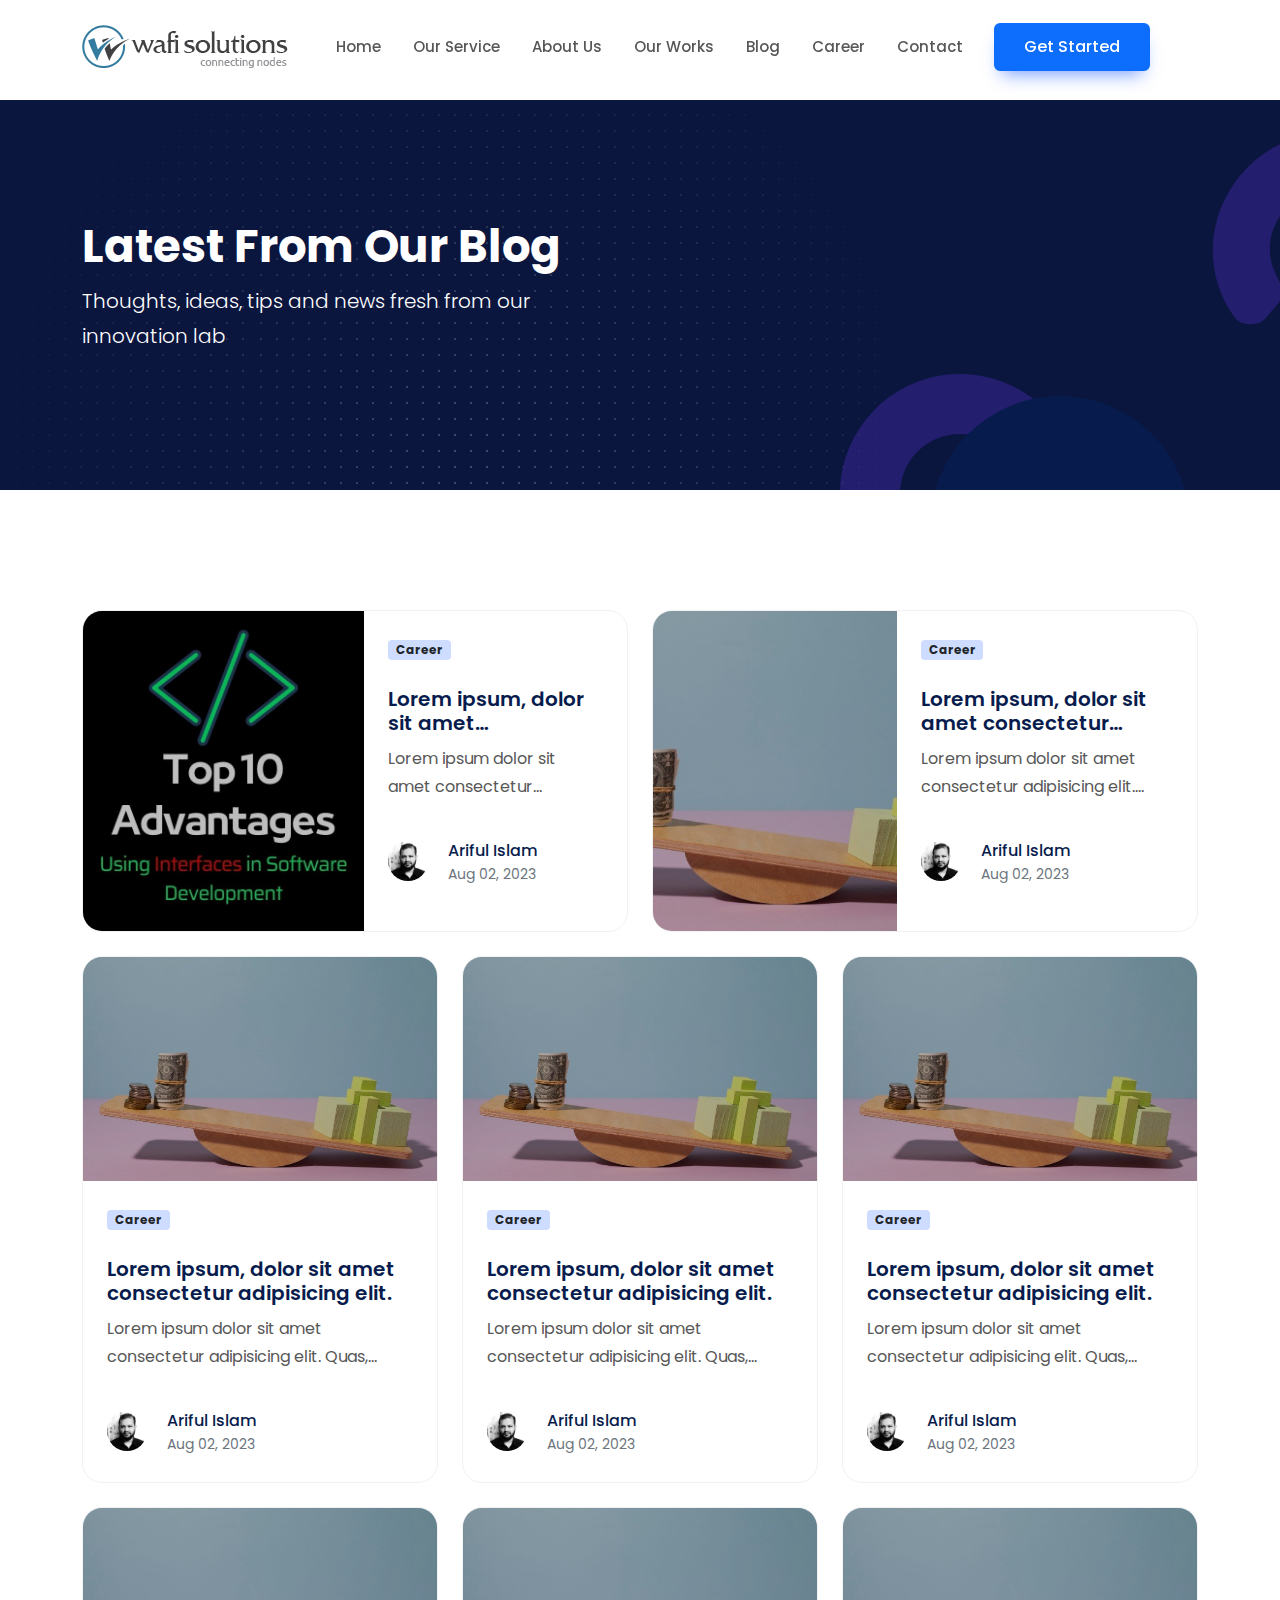
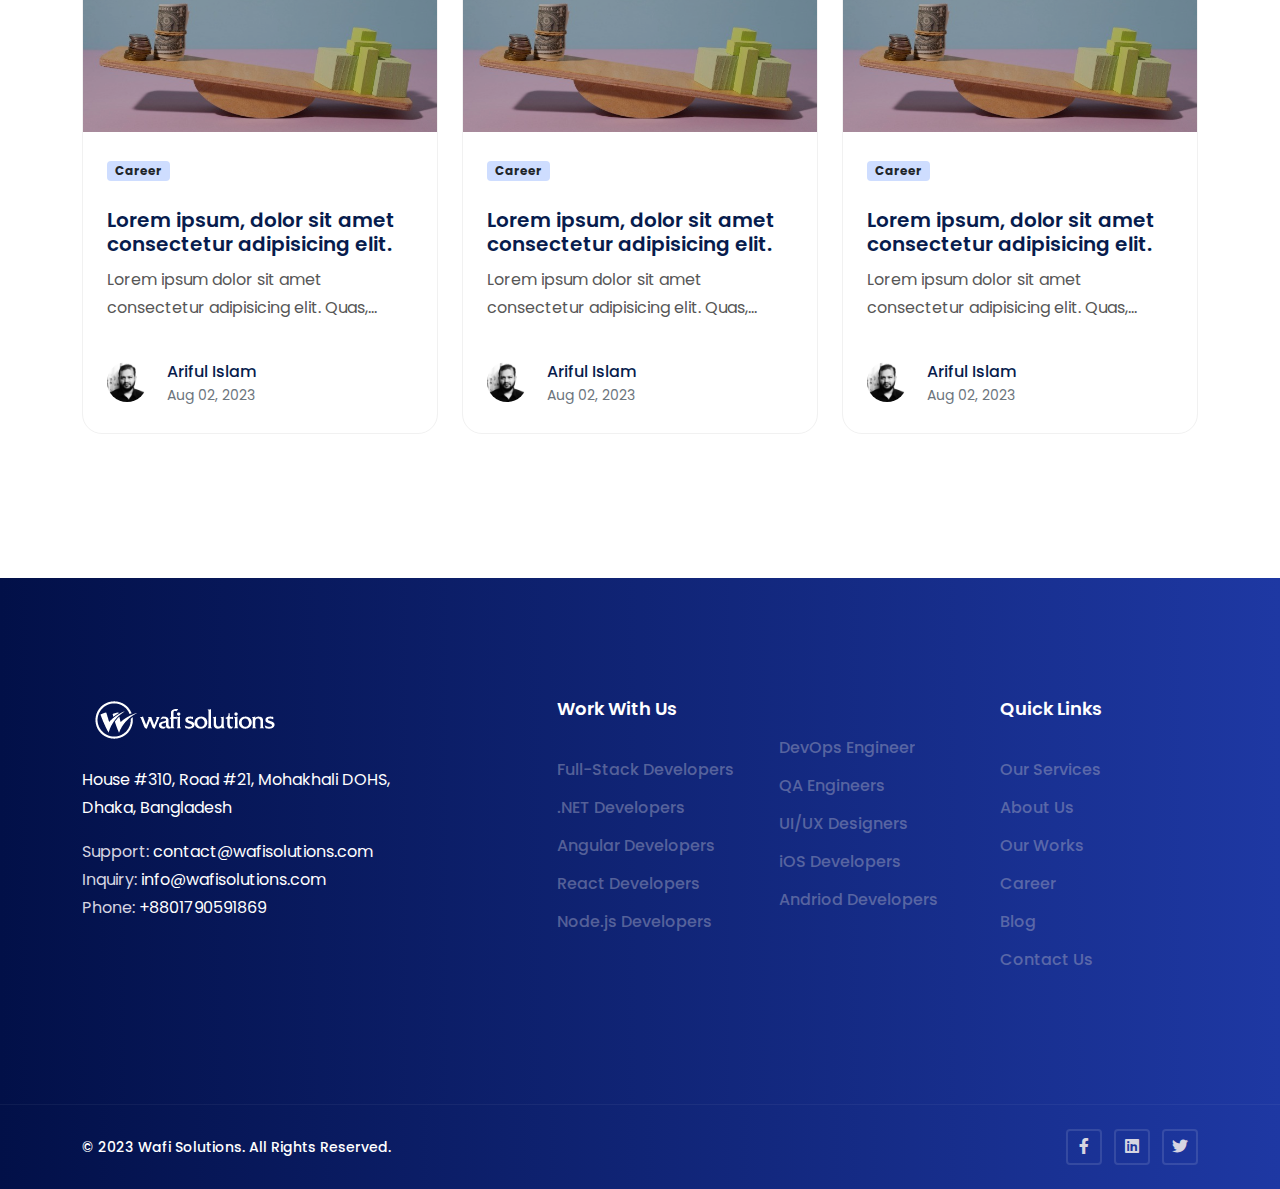
<file: blog.html>
<!DOCTYPE html>
<html lang="en">
<head>
    <meta charset="UTF-8">
    <meta name="viewport" content="width=device-width, initial-scale=1.0">
    <title>Awesome Digital Solution</title>

    <!-- favicon include here -->
    <link rel="icon" href="./images/logo/loading-img.png" type="image/png" sizes="16x16">

    <!-- font-awesome icon main css files -->
    <link rel="stylesheet" href="./css/all.css">

    <!-- bootstrap main css files -->
    <link rel="stylesheet" href="./css/bootstrap.min.css">
    <!-- <link href="https://cdn.jsdelivr.net/npm/bootstrap@5.0.2/dist/css/bootstrap.min.css" rel="stylesheet" integrity="sha384-EVSTQN3/azprG1Anm3QDgpJLIm9Nao0Yz1ztcQTwFspd3yD65VohhpuuCOmLASjC" crossorigin="anonymous"> -->


    <!-- AOS-main-css-file -->
    <link rel="stylesheet" href="./css/aos.css">
    
    <!-- magnific-popup-css-file -->
    <link rel="stylesheet" href="./css/magnific-popup.css">

    <!-- owl carousel main css file -->
    <link rel="stylesheet" href="./css/owl.carousel.css">

    <!-- owl carousel theme default main css file -->
    <link rel="stylesheet" href="./css/owl.theme.default.min.css">

    <!-- Main Style CSS Files -->
    <link rel="stylesheet" href="./css/style.css">

    <!-- Main Style CSS Files -->
    <link rel="stylesheet" href="./css/responsive.css">
    
</head>
<body>

    <!-- preloader section start -->
    <div id="preloader">
        <div class="preloader-wrap">
            <img src="./images/logo/loading-img.png" alt="preloader">
            <div class="loading-bar"></div>
        </div>
    </div>
    <!-- preloader section end -->


    <!-- main div start -->
    <div class="main-wapper">
        <!-- header part start -->
        <header class="main-header w-100">
            <nav class="navbar navbar-expand-xl navbar-light sticky-header">
                <div class="container d-flex align-items-center justify-content-lg-between position-relative">
                    <!-- brand logo -->
                    <a href="/" class="navbar-brand d-flex align-items-center mb-md-0 text-decoration-none">
                        <img class="img-fluid logo-color" src="./images/logo/logo.png" alt="logo">
                    </a>

                    <!-- offcanvaswithbackdrop button start -->
                    <a class="navbar-toggler offRight position-absolute right-0 border-0" href="#offcanvasWithBackdrop" role="button">
                        <span class="navbar-toggler-icon"
                              data-bs-toggle="offcanvas"
                              data-bs-target="#offcanvasWithBackdrop"
                              aria-controls="offcanvasWithBackdrop">
                        </span>
                    </a>
                    <div class="clearfix"></div>
                    <!-- offcanvaswithbackdrop button end -->

                    <!-- header main menu start -->
                    <div class="collapse navbar-collapse justify-content-center">
                        <ul class="nav col-12 col-md-auto justify-content-center main-menu">
                            <li><a href="index.html" class="nav-link">Home</a></li>
                            <li><a href="our-services.html" class="nav-link">Our Service</a></li>
                            <li><a href="about.html" class="nav-link">About Us</a></li>
                            <li><a href="works.html" class="nav-link">Our Works</a></li>
                            <li><a href="blog.html" class="nav-link">Blog</a></li>
                            <li><a href="career.html" class="nav-link">Career</a></li>
                            <li><a href="contact.html" class="nav-link">Contact</a></li>
                        </ul>
                    </div>
                    <!-- header main menu end -->

                    <!-- get start button start -->
                    <div class="action-btns text-end me-5 me-lg-0 d-none d-md-block d-lg-block">
                        <a href="" class="btn btn-primary">Get Started</a>
                    </div>
                    <!-- get start button end -->

                    <!-- offcanvaswithbackdrop menu start -->
                    <div class="offcanvas offcanvas-end" id="offcanvasWithBackdrop">
                        <!-- offcanvs header start-->
                        <div class="offcanvas-header d-flex align-items-center mt-4">
                            <!-- offcanvas logo -->
                            <a href="index.html" class="d-flex align-items-center mb-md-0 text-decoration-none">
                                <img class="img-fluid ps-2" src="./images/logo/logo.png" alt="logo">
                            </a>
                            <!-- offcanvs close button -->
                            <button type="button" class="close-btn text-danger" data-bs-dismiss="offcanvas" aria-label="Close">
                                <i class="fa-solid fa-xmark"></i>
                            </button>
                        </div>
                        <!-- offcanvs header end-->

                         <!-- offcanvs body start-->
                         <div class="offcanvas-body">
                            <!-- main menu start -->
                            <ul class="nav col-12 col-md-auto justify-content-center main-menu">
                                <li><a href="index.html" class="nav-link">Home</a></li>
                                <li><a href="our-services.html" class="nav-link">Our Service</a></li>
                                <li><a href="about.html" class="nav-link">About Us</a></li>
                                <li><a href="works.html" class="nav-link">Our Works</a></li>
                                <li><a href="blog.html" class="nav-link">Blog</a></li>
                                <li><a href="career.html" class="nav-link">Career</a></li>
                                <li><a href="contact.html" class="nav-link">Contact</a></li>
                            </ul>
                            <!-- main menu end -->

                            <!-- get start button start -->
                            <div class="action-btns mt-4 ps-3">
                                <a href="" class="btn btn-primary">Get Started</a>
                            </div>
                            <!-- get start button end -->
                         </div>
                         <!-- offcanvs body end-->
                    </div>
                    <!-- offcanvaswithbackdrop menu end -->

                </div>                
            </nav>
        </header>
        <!-- header part end -->


        <!-- page header section start -->
        <section class="page-header position-relative overflow-hidden ptb-120 bg-dark" style="background: url('./images/page-header-bg.svg') no-repeat bottom left;">
            <div class="container">
                <div class="row">
                    <div class="col-lg-6 col-md-12">
                        <h1 class="display-5 fw-bold">Latest From Our Blog </h1>
                        <p class="lead">Thoughts, ideas, tips and news fresh from our innovation lab  </p>
                    </div>
                </div>
                <div class="bg-circle rounded-circle"></div>
            </div>
        </section>
        <!-- page header section end -->


        <!-- blog section start -->
        <section class="masonary-blog-section ptb-120">
            <div class="container">
                <div class="row">
                    <div class="col-lg-6 col-md-6">
                        <div class="single-article  feature-article mb-4 mb-lg-4">
                            <a class="img-article" href="#">
                                <img src="./images/post/interface-10-reasons-2.jpg" alt="article" class="img-fluid">
                            </a>
                            <div class="article-content p-4">
                                <div class="article-category mb-4 d-block">
                                    <a href="#" class="d-inline-block text-dark badge bg-primary-soft">Career</a>
                                </div>
                                <a href="#">
                                    <h2 class="limit-2-line-text">Lorem ipsum, dolor sit amet consectetur adipisicing elit.</h2>
                                </a>
                                <p class="limit-2-line-text">Lorem ipsum dolor sit amet consectetur adipisicing elit. Quas, placeat consequatur cupiditate perspiciatis dolorem obcaecati eos expedita ratione alias voluptate.</p>
                                <a href="#">
                                    <div class="avatar-container pt-4">
                                        <div class="avatar-img">
                                            <img src="./images/avatar/arif.jpg" alt="avatar">
                                        </div>
                                        <div class="avatar-info">
                                            <h6 class="mb-0 avatar-name">Ariful Islam</h6>
                                            <span class="small fw-medium text-meuted">Aug 02, 2023</span>
                                        </div>
                                    </div>
                                </a>
                            </div>
                        </div>
                    </div>
                    <div class="col-lg-6 col-md-6">
                        <div class="single-article feature-article mb-4 mb-lg-4">
                            <a class="img-article" href="#">
                                <img src="./images/post/1.jpg" alt="article" class="img-fluid">
                            </a>
                            <div class="article-content p-4">
                                <div class="article-category mb-4 d-block">
                                    <a href="#" class="d-inline-block text-dark badge bg-primary-soft">Career</a>
                                </div>
                                <a href="#">
                                    <h2 class="limit-2-line-text">Lorem ipsum, dolor sit amet consectetur adipisicing elit.</h2>
                                </a>
                                <p class="limit-2-line-text">Lorem ipsum dolor sit amet consectetur adipisicing elit. Quas, placeat consequatur cupiditate perspiciatis dolorem obcaecati eos expedita ratione alias voluptate.</p>
                                <a href="#">
                                    <div class="avatar-container pt-4">
                                        <div class="avatar-img">
                                            <img src="./images/avatar/arif.jpg" alt="avatar">
                                        </div>
                                        <div class="avatar-info">
                                            <h6 class="mb-0 avatar-name">Ariful Islam</h6>
                                            <span class="small fw-medium text-meuted">Aug 02, 2023</span>
                                        </div>
                                    </div>
                                </a>
                            </div>
                        </div>
                    </div>
                    <div class="col-lg-4 col-md-6">
                        <div class="single-article mb-4 mb-lg-4">
                            <a class="img-article" href="#">
                                <img src="./images/post/1.jpg" alt="article" class="img-fluid">
                            </a>
                            <div class="article-content p-4">
                                <div class="article-category mb-4 d-block">
                                    <a href="#" class="d-inline-block text-dark badge bg-primary-soft">Career</a>
                                </div>
                                <a href="#">
                                    <h2 class="limit-2-line-text">Lorem ipsum, dolor sit amet consectetur adipisicing elit.</h2>
                                </a>
                                <p class="limit-2-line-text">Lorem ipsum dolor sit amet consectetur adipisicing elit. Quas, placeat consequatur cupiditate perspiciatis dolorem obcaecati eos expedita ratione alias voluptate.</p>
                                <a href="#">
                                    <div class="avatar-container pt-4">
                                        <div class="avatar-img">
                                            <img src="./images/avatar/arif.jpg" alt="avatar">
                                        </div>
                                        <div class="avatar-info">
                                            <h6 class="mb-0 avatar-name">Ariful Islam</h6>
                                            <span class="small fw-medium text-meuted">Aug 02, 2023</span>
                                        </div>
                                    </div>
                                </a>
                            </div>
                        </div>
                    </div>
                    <div class="col-lg-4 col-md-6">
                        <div class="single-article mb-4 mb-lg-4">
                            <a class="img-article" href="#">
                                <img src="./images/post/1.jpg" alt="article" class="img-fluid">
                            </a>
                            <div class="article-content p-4">
                                <div class="article-category mb-4 d-block">
                                    <a href="#" class="d-inline-block text-dark badge bg-primary-soft">Career</a>
                                </div>
                                <a href="#">
                                    <h2 class="limit-2-line-text">Lorem ipsum, dolor sit amet consectetur adipisicing elit.</h2>
                                </a>
                                <p class="limit-2-line-text">Lorem ipsum dolor sit amet consectetur adipisicing elit. Quas, placeat consequatur cupiditate perspiciatis dolorem obcaecati eos expedita ratione alias voluptate.</p>
                                <a href="#">
                                    <div class="avatar-container pt-4">
                                        <div class="avatar-img">
                                            <img src="./images/avatar/arif.jpg" alt="avatar">
                                        </div>
                                        <div class="avatar-info">
                                            <h6 class="mb-0 avatar-name">Ariful Islam</h6>
                                            <span class="small fw-medium text-meuted">Aug 02, 2023</span>
                                        </div>
                                    </div>
                                </a>
                            </div>
                        </div>
                    </div>
                    <div class="col-lg-4 col-md-6">
                        <div class="single-article mb-4 mb-lg-4">
                            <a class="img-article" href="#">
                                <img src="./images/post/1.jpg" alt="article" class="img-fluid">
                            </a>
                            <div class="article-content p-4">
                                <div class="article-category mb-4 d-block">
                                    <a href="#" class="d-inline-block text-dark badge bg-primary-soft">Career</a>
                                </div>
                                <a href="#">
                                    <h2 class="limit-2-line-text">Lorem ipsum, dolor sit amet consectetur adipisicing elit.</h2>
                                </a>
                                <p class="limit-2-line-text">Lorem ipsum dolor sit amet consectetur adipisicing elit. Quas, placeat consequatur cupiditate perspiciatis dolorem obcaecati eos expedita ratione alias voluptate.</p>
                                <a href="#">
                                    <div class="avatar-container pt-4">
                                        <div class="avatar-img">
                                            <img src="./images/avatar/arif.jpg" alt="avatar">
                                        </div>
                                        <div class="avatar-info">
                                            <h6 class="mb-0 avatar-name">Ariful Islam</h6>
                                            <span class="small fw-medium text-meuted">Aug 02, 2023</span>
                                        </div>
                                    </div>
                                </a>
                            </div>
                        </div>
                    </div>
                    <div class="col-lg-4 col-md-6">
                        <div class="single-article mb-4 mb-lg-4">
                            <a class="img-article" href="#">
                                <img src="./images/post/1.jpg" alt="article" class="img-fluid">
                            </a>
                            <div class="article-content p-4">
                                <div class="article-category mb-4 d-block">
                                    <a href="#" class="d-inline-block text-dark badge bg-primary-soft">Career</a>
                                </div>
                                <a href="#">
                                    <h2 class="limit-2-line-text">Lorem ipsum, dolor sit amet consectetur adipisicing elit.</h2>
                                </a>
                                <p class="limit-2-line-text">Lorem ipsum dolor sit amet consectetur adipisicing elit. Quas, placeat consequatur cupiditate perspiciatis dolorem obcaecati eos expedita ratione alias voluptate.</p>
                                <a href="#">
                                    <div class="avatar-container pt-4">
                                        <div class="avatar-img">
                                            <img src="./images/avatar/arif.jpg" alt="avatar">
                                        </div>
                                        <div class="avatar-info">
                                            <h6 class="mb-0 avatar-name">Ariful Islam</h6>
                                            <span class="small fw-medium text-meuted">Aug 02, 2023</span>
                                        </div>
                                    </div>
                                </a>
                            </div>
                        </div>
                    </div>
                    <div class="col-lg-4 col-md-6">
                        <div class="single-article mb-4 mb-lg-4">
                            <a class="img-article" href="#">
                                <img src="./images/post/1.jpg" alt="article" class="img-fluid">
                            </a>
                            <div class="article-content p-4">
                                <div class="article-category mb-4 d-block">
                                    <a href="#" class="d-inline-block text-dark badge bg-primary-soft">Career</a>
                                </div>
                                <a href="#">
                                    <h2 class="limit-2-line-text">Lorem ipsum, dolor sit amet consectetur adipisicing elit.</h2>
                                </a>
                                <p class="limit-2-line-text">Lorem ipsum dolor sit amet consectetur adipisicing elit. Quas, placeat consequatur cupiditate perspiciatis dolorem obcaecati eos expedita ratione alias voluptate.</p>
                                <a href="#">
                                    <div class="avatar-container pt-4">
                                        <div class="avatar-img">
                                            <img src="./images/avatar/arif.jpg" alt="avatar">
                                        </div>
                                        <div class="avatar-info">
                                            <h6 class="mb-0 avatar-name">Ariful Islam</h6>
                                            <span class="small fw-medium text-meuted">Aug 02, 2023</span>
                                        </div>
                                    </div>
                                </a>
                            </div>
                        </div>
                    </div>
                    <div class="col-lg-4 col-md-6">
                        <div class="single-article mb-4 mb-lg-4">
                            <a class="img-article" href="#">
                                <img src="./images/post/1.jpg" alt="article" class="img-fluid">
                            </a>
                            <div class="article-content p-4">
                                <div class="article-category mb-4 d-block">
                                    <a href="#" class="d-inline-block text-dark badge bg-primary-soft">Career</a>
                                </div>
                                <a href="#">
                                    <h2 class="limit-2-line-text">Lorem ipsum, dolor sit amet consectetur adipisicing elit.</h2>
                                </a>
                                <p class="limit-2-line-text">Lorem ipsum dolor sit amet consectetur adipisicing elit. Quas, placeat consequatur cupiditate perspiciatis dolorem obcaecati eos expedita ratione alias voluptate.</p>
                                <a href="#">
                                    <div class="avatar-container pt-4">
                                        <div class="avatar-img">
                                            <img src="./images/avatar/arif.jpg" alt="avatar">
                                        </div>
                                        <div class="avatar-info">
                                            <h6 class="mb-0 avatar-name">Ariful Islam</h6>
                                            <span class="small fw-medium text-meuted">Aug 02, 2023</span>
                                        </div>
                                    </div>
                                </a>
                            </div>
                        </div>
                    </div>
                </div>
            </div>
        </section>
        <!-- blog section end -->




        <!-- footer section start -->

        <footer class="footer-section">
            <!-- footer section top start -->
            <div class="footer-top  bg-gradient text-white ptb-120">
                <div class="container">
                    <div class="row justify-content-between">
                        <div class="col-md-8 col-lg-4 mb-md-4 mb-lg-0">
                            <div class="footer-single-col">
                                <div class="footer-single-col mb-4">
                                    <img src="./images/logo/logo-white.png" alt="logo" class="img-fluid logo-white">
                                </div>
                                <p> House #310, Road #21, Mohakhali DOHS, Dhaka, Bangladesh</p>
                                <div><span class="met_color">Support:</span> <a href="#" >contact@wafisolutions.com</a></div>
                                <div><span class="met_color">Inquiry:</span> <a href="#" >info@wafisolutions.com</a></div>
                                <div><span class="met_color">Phone:</span> +8801790591869</div>
                            </div>
                        </div>
                        <div class="col-md-12 col-lg-7 mt-4 mt-md-0 mt-lg-0">
                            <div class="row">
                                <div class="col-md-4 col-lg-4 mt-4 mt-md-0 mt-lg-0">
                                    <div class="footer-single-col">
                                        <h3>Work With Us</h3>
                                        <ul class="list-unstyled footer-nav-list mb-lg-0">
                                            <li><a href="#" class="text-decoration-none">Full-Stack Developers</a></li>
                                            <li><a href="#" class="text-decoration-none">.NET Developers</a></li>
                                            <li><a href="#" class="text-decoration-none">Angular Developers</a></li>
                                            <li><a href="#" class="text-decoration-none">React Developers</a></li>
                                            <li><a href="#" class="text-decoration-none">Node.js Developers</a></li>
                                        </ul>
                                    </div>
                                </div>
                                <div class="col-md-4 col-lg-4 mt-4 mt-md-0 mt-lg-0">
                                    <div class="footer-single-col">
                                        <h3></h3>
                                        <ul class="list-unstyled footer-nav-list mb-lg-0">
                                            <li><a href="#" class="text-decoration-none">DevOps Engineer</a></li>
                                            <li><a href="#" class="text-decoration-none">QA Engineers</a></li>
                                            <li><a href="#" class="text-decoration-none">UI/UX Designers</a></li>
                                            <li><a href="#" class="text-decoration-none">iOS Developers</a></li>
                                            <li><a href="#" class="text-decoration-none">Andriod Developers</a></li>
                                        </ul>
                                    </div>
                                </div>
                                <div class="col-md-4 col-lg-4 mt-4 mt-md-0 mt-lg-0">
                                    <div class="footer-single-col">
                                        <h3>Quick Links</h3>
                                        <ul class="list-unstyled footer-nav-list mb-lg-0">
                                            <li><a href="#" class="text-decoration-none">Our Services</a></li>
                                            <li><a href="#" class="text-decoration-none">About Us</a></li>
                                            <li><a href="#" class="text-decoration-none">Our Works</a></li>
                                            <li><a href="#" class="text-decoration-none">Career</a></li>
                                            <li><a href="#" class="text-decoration-none">Blog</a></li>
                                            <li><a href="#" class="text-decoration-none">Contact Us</a></li>
                                        </ul>
                                    </div>
                                </div>
                            </div>
                        </div>
                    </div>
                </div>
            </div>
            <!-- footer section top end -->

            <!-- footer bottom start -->
            <div class="footer-bottom  bg-gradient text-white py-4">
                <div class="container">
                    <div class="row justify-content-between align-items-center">
                        <div class="col-md-7 col-lg-7">
                            <div class="copyright-text">
                                <p class="mb-lg-0 mb-md-0">&copy; 2023 Wafi Solutions. All Rights Reserved.</p>
                            </div>
                        </div>
                        <div class="col-md-4 col-lg-4">
                            <div class="footer-single-col text-start text-lg-end text-md-end">
                                <ul class="list-unstyled list-inline footer-social-list mb-0">
                                    <li class="list-inline-item"><a href=#"><i class="fab fa-facebook-f"></i></a></li>
                                    <li class="list-inline-item"><a href="#"><i class="fab fa-linkedin"></i></a></li>
                                    <li class="list-inline-item"><a href="#"><i class="fab fa-twitter"></i></a></li>
                                </ul>
                            </div>
                        </div>
                    </div>
                </div>
            </div>
            <!-- footer bottom end -->
            
        </footer>
        <!-- footer section end -->
    </div>
    <!-- main div end -->


    <!-- Bootstrap js main file -->
    <script src="./js/jquery.min.js"></script>

    <!-- Bootstrap js main file -->
    <script src="./js/bootstrap.bundle.min.js"></script>
    <!-- <script src="https://cdn.jsdelivr.net/npm/bootstrap@5.0.2/dist/js/bootstrap.bundle.min.js" integrity="sha384-MrcW6ZMFYlzcLA8Nl+NtUVF0sA7MsXsP1UyJoMp4YLEuNSfAP+JcXn/tWtIaxVXM" crossorigin="anonymous"></script> -->

    <!-- AOS-main-JS-file -->
    <script src="./js/aos.js"></script>

    <!-- Parallax JS Main Plugin -->
    <script src="./js/parallax.min.js"></script>

     <!-- magnific-popup-js-file -->
    <script src="./js/jquery.magnific-popup.min.js"></script>

     <!-- owl carousel main js file -->
     <script src="./js/owl.carousel.min.js"></script>

    <!-- Custom JavaScript File -->
    <script src="./js/main.js"></script>

</body>
</html>
</file>
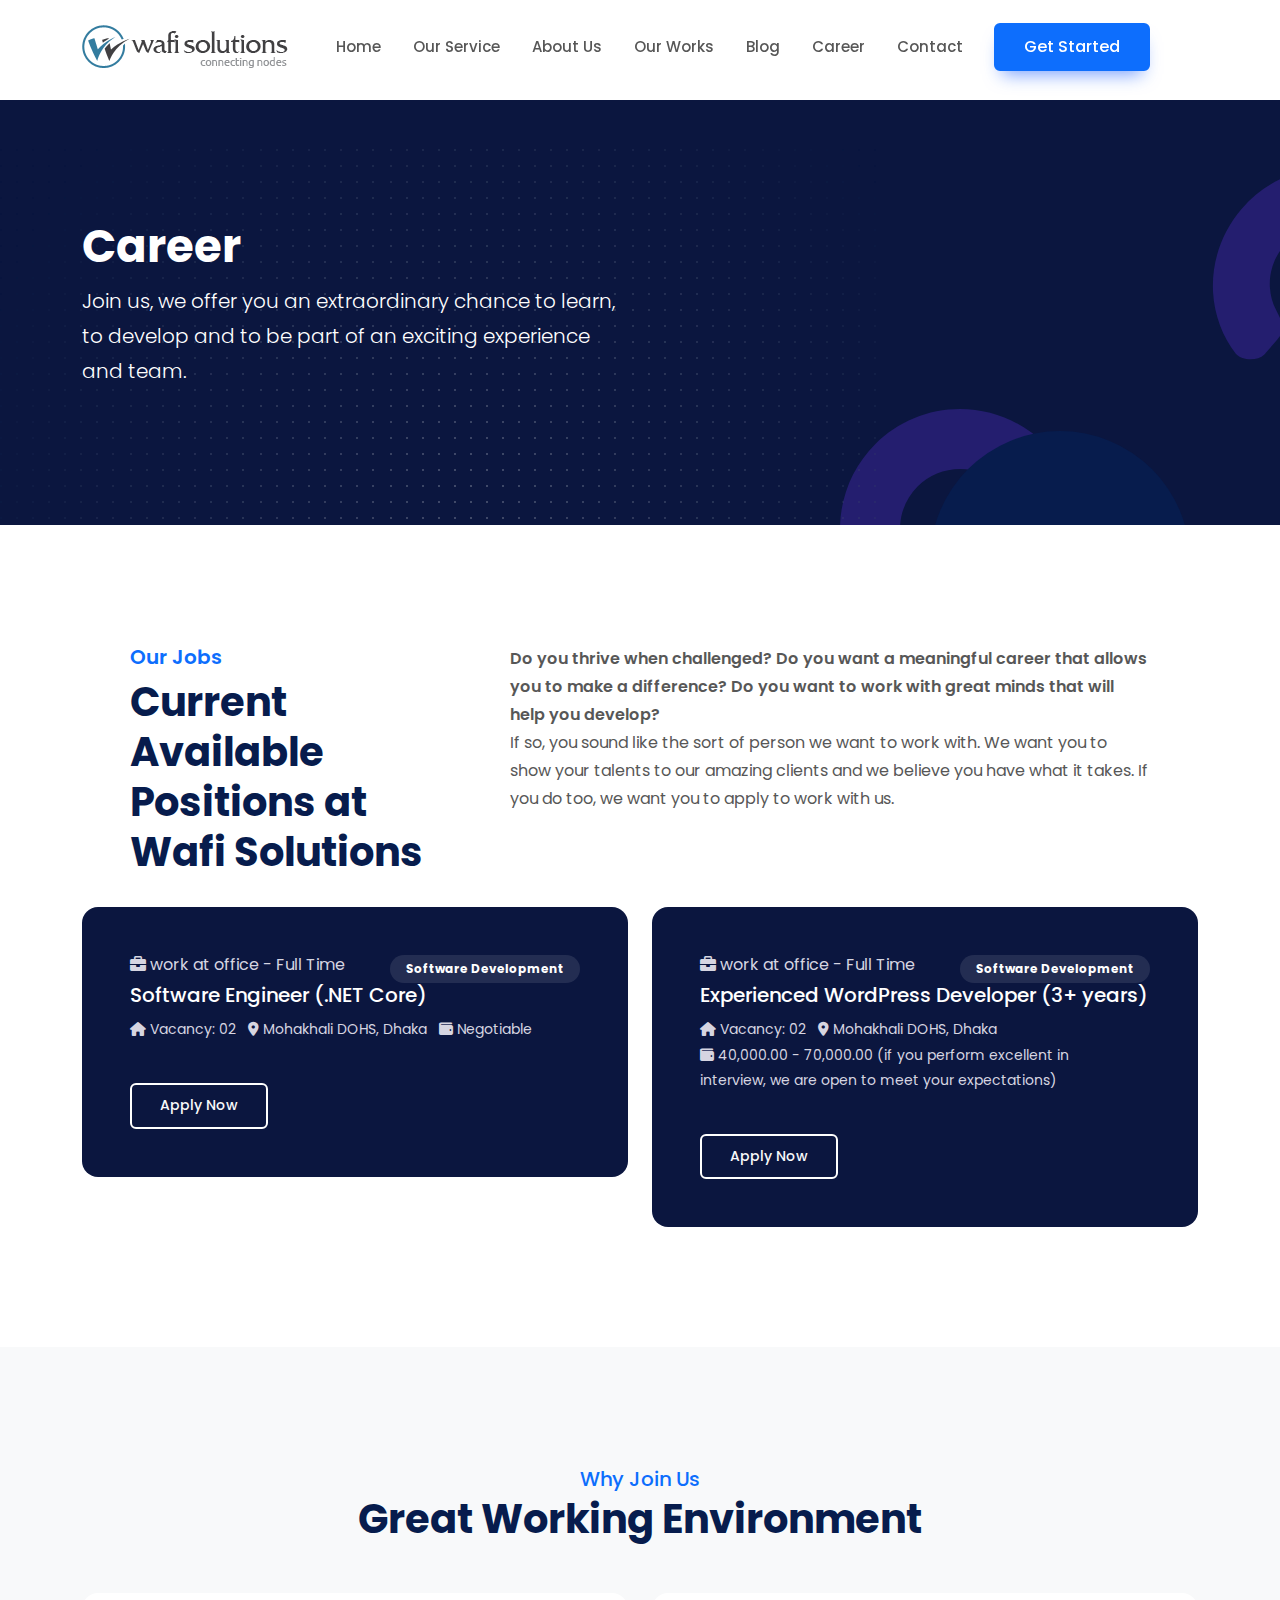
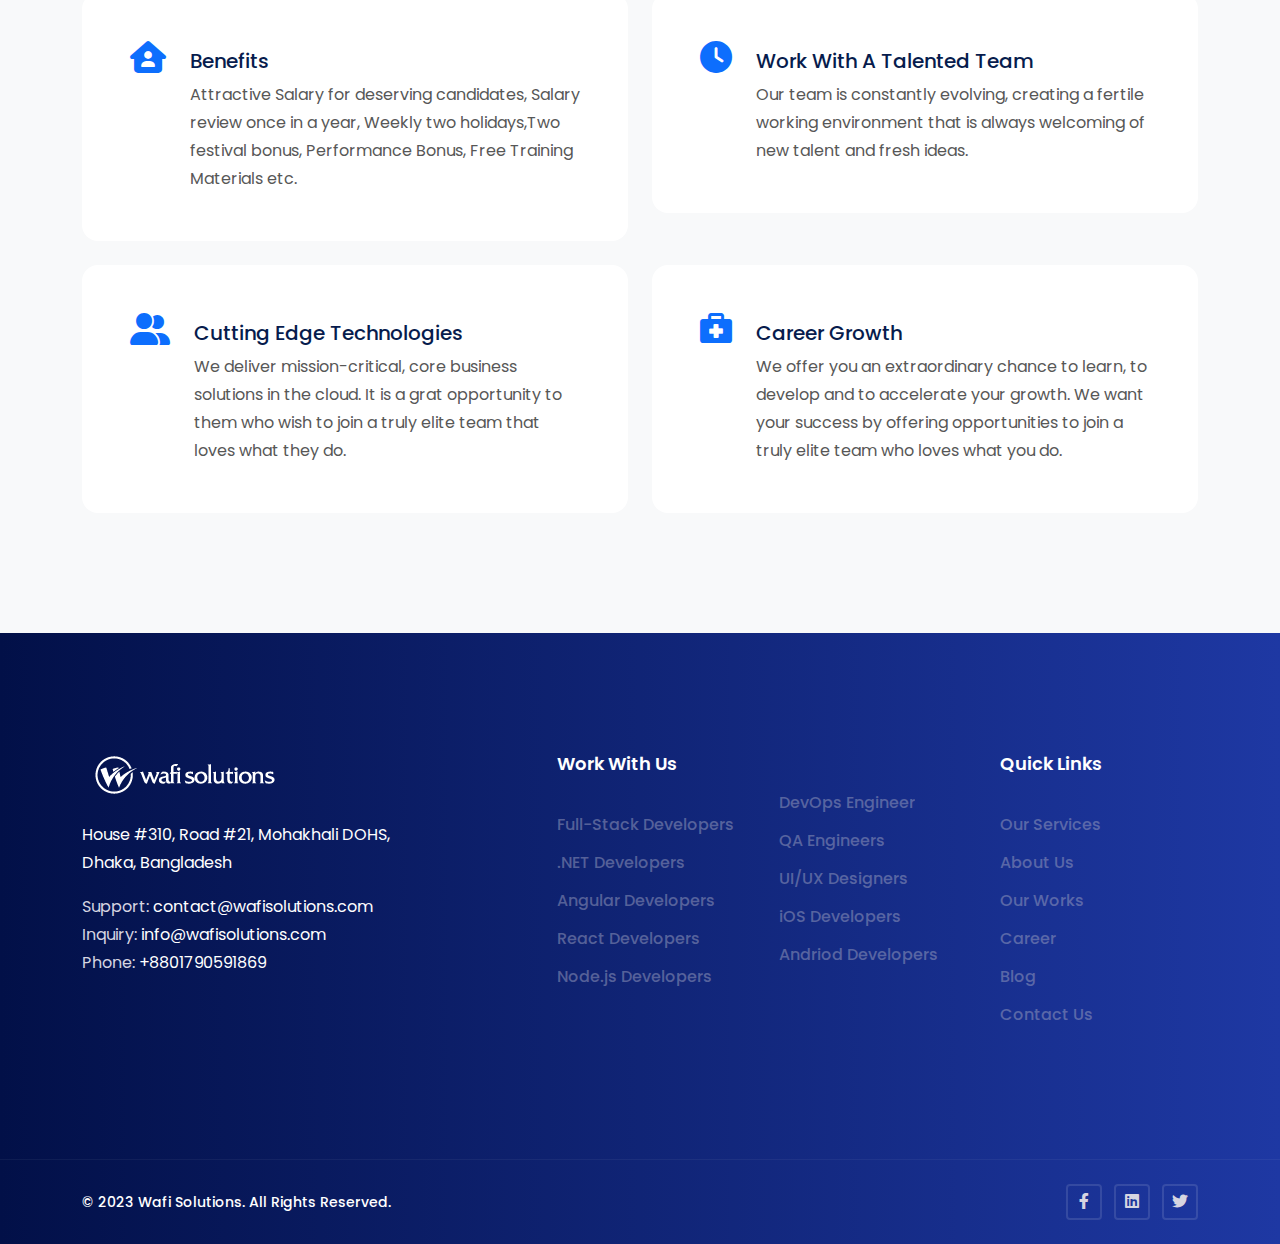
<file: career.html>
<!DOCTYPE html>
<html lang="en">
<head>
    <meta charset="UTF-8">
    <meta name="viewport" content="width=device-width, initial-scale=1.0">
    <title>Awesome Digital Solution</title>

    <!-- favicon include here -->
    <link rel="icon" href="./images/logo/loading-img.png" type="image/png" sizes="16x16">

    <!-- font-awesome icon main css files -->
    <link rel="stylesheet" href="./css/all.css">

    <!-- bootstrap main css files -->
    <link rel="stylesheet" href="./css/bootstrap.min.css">
    <!-- <link href="https://cdn.jsdelivr.net/npm/bootstrap@5.0.2/dist/css/bootstrap.min.css" rel="stylesheet" integrity="sha384-EVSTQN3/azprG1Anm3QDgpJLIm9Nao0Yz1ztcQTwFspd3yD65VohhpuuCOmLASjC" crossorigin="anonymous"> -->


    <!-- AOS-main-css-file -->
    <link rel="stylesheet" href="./css/aos.css">
    
    <!-- magnific-popup-css-file -->
    <link rel="stylesheet" href="./css/magnific-popup.css">

    <!-- owl carousel main css file -->
    <link rel="stylesheet" href="./css/owl.carousel.css">

    <!-- owl carousel theme default main css file -->
    <link rel="stylesheet" href="./css/owl.theme.default.min.css">

    <!-- Main Style CSS Files -->
    <link rel="stylesheet" href="./css/style.css">

    <!-- Main Style CSS Files -->
    <link rel="stylesheet" href="./css/responsive.css">
    
</head>
<body>

    <!-- preloader section start -->
    <div id="preloader">
        <div class="preloader-wrap">
            <img src="./images/logo/loading-img.png" alt="preloader">
            <div class="loading-bar"></div>
        </div>
    </div>
    <!-- preloader section end -->


    <!-- main div start -->
    <div class="main-wapper">
        <!-- header part start -->
        <header class="main-header w-100">
            <nav class="navbar navbar-expand-xl navbar-light sticky-header">
                <div class="container d-flex align-items-center justify-content-lg-between position-relative">
                    <!-- brand logo -->
                    <a href="/" class="navbar-brand d-flex align-items-center mb-md-0 text-decoration-none">
                        <img class="img-fluid logo-color" src="./images/logo/logo.png" alt="logo">
                    </a>

                    <!-- offcanvaswithbackdrop button start -->
                    <a class="navbar-toggler offRight position-absolute right-0 border-0" href="#offcanvasWithBackdrop" role="button">
                        <span class="navbar-toggler-icon"
                              data-bs-toggle="offcanvas"
                              data-bs-target="#offcanvasWithBackdrop"
                              aria-controls="offcanvasWithBackdrop">
                        </span>
                    </a>
                    <div class="clearfix"></div>
                    <!-- offcanvaswithbackdrop button end -->

                    <!-- header main menu start -->
                    <div class="collapse navbar-collapse justify-content-center">
                        <ul class="nav col-12 col-md-auto justify-content-center main-menu">
                            <li><a href="index.html" class="nav-link">Home</a></li>
                            <li><a href="our-services.html" class="nav-link">Our Service</a></li>
                            <li><a href="about.html" class="nav-link">About Us</a></li>
                            <li><a href="works.html" class="nav-link">Our Works</a></li>
                            <li><a href="blog.html" class="nav-link">Blog</a></li>
                            <li><a href="career.html" class="nav-link">Career</a></li>
                            <li><a href="contact.html" class="nav-link">Contact</a></li>
                        </ul>
                    </div>
                    <!-- header main menu end -->

                    <!-- get start button start -->
                    <div class="action-btns text-end me-5 me-lg-0 d-none d-md-block d-lg-block">
                        <a href="" class="btn btn-primary">Get Started</a>
                    </div>
                    <!-- get start button end -->

                    <!-- offcanvaswithbackdrop menu start -->
                    <div class="offcanvas offcanvas-end" id="offcanvasWithBackdrop">
                        <!-- offcanvs header start-->
                        <div class="offcanvas-header d-flex align-items-center mt-4">
                            <!-- offcanvas logo -->
                            <a href="index.html" class="d-flex align-items-center mb-md-0 text-decoration-none">
                                <img class="img-fluid ps-2" src="./images/logo/logo.png" alt="logo">
                            </a>
                            <!-- offcanvs close button -->
                            <button type="button" class="close-btn text-danger" data-bs-dismiss="offcanvas" aria-label="Close">
                                <i class="fa-solid fa-xmark"></i>
                            </button>
                        </div>
                        <!-- offcanvs header end-->

                         <!-- offcanvs body start-->
                         <div class="offcanvas-body">
                            <!-- main menu start -->
                            <ul class="nav col-12 col-md-auto justify-content-center main-menu">
                                <li><a href="index.html" class="nav-link">Home</a></li>
                                <li><a href="our-services.html" class="nav-link">Our Service</a></li>
                                <li><a href="about.html" class="nav-link">About Us</a></li>
                                <li><a href="works.html" class="nav-link">Our Works</a></li>
                                <li><a href="blog.html" class="nav-link">Blog</a></li>
                                <li><a href="career.html" class="nav-link">Career</a></li>
                                <li><a href="contact.html" class="nav-link">Contact</a></li>
                            </ul>
                            <!-- main menu end -->

                            <!-- get start button start -->
                            <div class="action-btns mt-4 ps-3">
                                <a href="" class="btn btn-primary">Get Started</a>
                            </div>
                            <!-- get start button end -->
                         </div>
                         <!-- offcanvs body end-->
                    </div>
                    <!-- offcanvaswithbackdrop menu end -->

                </div>                
            </nav>
        </header>
        <!-- header part end -->


        <!-- page header section start -->
        <section class="page-header position-relative overflow-hidden ptb-120 bg-dark" style="background: url('./images/page-header-bg.svg') no-repeat bottom left;">
            <div class="container">
                <div class="row">
                    <div class="col-lg-6 col-md-12">
                        <h1 class="display-5 fw-bold">Career</h1>
                        <p class="lead">Join us, we offer you an extraordinary chance to learn, to develop and to be part of an exciting experience and team.</p>
                    </div>
                </div>
                <div class="bg-circle rounded-circle"></div>
            </div>
        </section>
        <!-- page header section end -->


        <!-- our job section start -->
        <section class="our-jobs ptb-120">
            <div class="container">
                <div class="row align-item-center justify-content-center">
                    <div class="col-lg-4 col-md-12">
                        <div class="section-title">
                            <h4 class="h5 text-primary">Our Jobs</h4>
                            <h2>Current Available Positions at <br />Wafi Solutions</h2>
                        </div>
                    </div>
                    <div class="col-lg-7 col-md-12">
                        <p> <b>Do you thrive when challenged? Do you want a meaningful career that allows you to make a difference? Do you want to work with great minds that will help you develop?</b>
                            <br />
                            If so, you sound like the sort of person we want to work with. We want you to show your talents to our amazing clients and we believe you have what it takes. If you do too, we want you to apply to work with us.</p>
                    </div>
                </div>
                <div class="row justify-content-center">
                    <div class="col-lg-6 col-md-12">
                        <a href="#" class="single-open-job mt-4 mt-xl-0 mt-lg-0 p-5 bg-dark text-white d-block rounded-custom">
                            <div class="d-flex justify-content-between align-items-center">
                                <span class="job-time h6 mb-2"><i class="fa-solid fa-briefcase"></i> <strong> work at office - Full Time</strong></span>
                                <span class="badge px-3 py-2 bg-custom-light rounded-pill small">Software Development</span>
                            </div>
                            <h3 class="h5">Software Engineer (.NET Core)</h3>
                            <ul class="job-info-list list-inline list-unstyled text-muted">
                                <li class="list-inline-item"><i class="fa-solid fa-house"></i> Vacancy: 02</li>
                                <li class="list-inline-item"><i class="fa-solid fa-location-dot"></i> Mohakhali DOHS, Dhaka</li>
                                <li class="list-inline-item"><i class="fa-solid fa-wallet"></i> Negotiable</li>
                            </ul>
                            <button class="btn btn-outline-light btn-sm d-inline-block mt-4">Apply Now</button>
                        </a>
                    </div>
                    <div class="col-lg-6 col-md-12">
                        <a href="#" class="single-open-job mt-4 mt-xl-0 mt-lg-0 p-5 bg-dark text-white d-block rounded-custom">
                            <div class="d-flex justify-content-between align-items-center">
                                <span class="job-time h6 mb-2"><i class="fa-solid fa-briefcase"></i> <strong> work at office - Full Time</strong></span>
                                <span class="badge px-3 py-2 bg-custom-light rounded-pill small">Software Development</span>
                            </div>
                            <h3 class="h5">Experienced WordPress Developer (3+ years)</h3>
                            <ul class="job-info-list list-inline list-unstyled text-muted">
                                <li class="list-inline-item"><i class="fa-solid fa-house"></i> Vacancy: 02</li>
                                <li class="list-inline-item"><i class="fa-solid fa-location-dot"></i> Mohakhali DOHS, Dhaka</li>
                                <li class="list-inline-item"><i class="fa-solid fa-wallet"></i>  40,000.00 - 70,000.00 (if you perform excellent in interview, we are open to meet your expectations)</li>
                            </ul>
                            <button class="btn btn-outline-light btn-sm d-inline-block mt-4">Apply Now</button>
                        </a>
                    </div>
                </div>
            </div>
        </section>
        <!-- our job section end -->

        <!-- career promo section start -->
        <section class="career-promo bg-light ptb-120">
            <div class="container">
                <div class="row justify-content-center">
                    <div class="col-lg-12 col-md-12">
                        <div class="section-title text-center">
                            <h4 class="h5 text-primary">Why Join Us</h4>
                            <h2>Great Working Environment</h2>
                        </div>
                    </div>
                </div>
                <div class="row">
                    <div class="col-lg-6 col-md-6">
                        <div class="single-feature d-flex mt-4 p-5 rounded-custom">
                            <i class="fa-solid fa-house-user fa-2x text-primary"></i>
                            <div class="ms-4 mt-2">
                                <h5>Benefits</h5>
                                <p class="mb-0">Attractive Salary for deserving candidates, Salary review once in a year, Weekly two holidays,Two festival bonus, Performance Bonus, Free Training Materials etc.</p>
                            </div>
                        </div>
                    </div>
                    <div class="col-lg-6 col-md-6">
                        <div class="single-feature d-flex mt-4 p-5 rounded-custom">
                            <i class="fa-solid fa-clock fa-2x text-primary"></i>
                            <div class="ms-4 mt-2">
                                <h5>Work With A Talented Team</h5>
                                <p class="mb-0">Our team is constantly evolving, creating a fertile working environment that is always welcoming of new talent and fresh ideas. </p>
                            </div>
                        </div>
                    </div>
                    <div class="col-lg-6 col-md-6">
                        <div class="single-feature d-flex mt-4 p-5 rounded-custom">
                            <i class="fa-solid fa-user-group fa-2x text-primary"></i>
                            <div class="ms-4 mt-2">
                                <h5>Cutting Edge Technologies</h5>
                                <p class="mb-0">We deliver mission-critical, core business solutions in the cloud. It is a grat opportunity to them who wish to join a truly elite team that loves what they do. </p>
                            </div>
                        </div>
                    </div>
                    <div class="col-lg-6 col-md-6">
                        <div class="single-feature d-flex mt-4 p-5 rounded-custom">
                            <i class="fa-solid fa-briefcase-medical fa-2x text-primary"></i>
                            <div class="ms-4 mt-2">
                                <h5>Career Growth</h5>
                                <p class="mb-0">We offer you an extraordinary chance to learn, to develop and to accelerate your growth. We want your success by offering opportunities to join a truly elite team who loves what you do.</p>
                            </div>
                        </div>
                    </div>
                </div>
            </div>
        </section>
        <!-- career promo section end -->


        <!-- footer section start -->

        <footer class="footer-section">
            <!-- footer section top start -->
            <div class="footer-top  bg-gradient text-white ptb-120">
                <div class="container">
                    <div class="row justify-content-between">
                        <div class="col-md-8 col-lg-4 mb-md-4 mb-lg-0">
                            <div class="footer-single-col">
                                <div class="footer-single-col mb-4">
                                    <img src="./images/logo/logo-white.png" alt="logo" class="img-fluid logo-white">
                                </div>
                                <p> House #310, Road #21, Mohakhali DOHS, Dhaka, Bangladesh</p>
                                <div><span class="met_color">Support:</span> <a href="#" >contact@wafisolutions.com</a></div>
                                <div><span class="met_color">Inquiry:</span> <a href="#" >info@wafisolutions.com</a></div>
                                <div><span class="met_color">Phone:</span> +8801790591869</div>
                            </div>
                        </div>
                        <div class="col-md-12 col-lg-7 mt-4 mt-md-0 mt-lg-0">
                            <div class="row">
                                <div class="col-md-4 col-lg-4 mt-4 mt-md-0 mt-lg-0">
                                    <div class="footer-single-col">
                                        <h3>Work With Us</h3>
                                        <ul class="list-unstyled footer-nav-list mb-lg-0">
                                            <li><a href="#" class="text-decoration-none">Full-Stack Developers</a></li>
                                            <li><a href="#" class="text-decoration-none">.NET Developers</a></li>
                                            <li><a href="#" class="text-decoration-none">Angular Developers</a></li>
                                            <li><a href="#" class="text-decoration-none">React Developers</a></li>
                                            <li><a href="#" class="text-decoration-none">Node.js Developers</a></li>
                                        </ul>
                                    </div>
                                </div>
                                <div class="col-md-4 col-lg-4 mt-4 mt-md-0 mt-lg-0">
                                    <div class="footer-single-col">
                                        <h3></h3>
                                        <ul class="list-unstyled footer-nav-list mb-lg-0">
                                            <li><a href="#" class="text-decoration-none">DevOps Engineer</a></li>
                                            <li><a href="#" class="text-decoration-none">QA Engineers</a></li>
                                            <li><a href="#" class="text-decoration-none">UI/UX Designers</a></li>
                                            <li><a href="#" class="text-decoration-none">iOS Developers</a></li>
                                            <li><a href="#" class="text-decoration-none">Andriod Developers</a></li>
                                        </ul>
                                    </div>
                                </div>
                                <div class="col-md-4 col-lg-4 mt-4 mt-md-0 mt-lg-0">
                                    <div class="footer-single-col">
                                        <h3>Quick Links</h3>
                                        <ul class="list-unstyled footer-nav-list mb-lg-0">
                                            <li><a href="#" class="text-decoration-none">Our Services</a></li>
                                            <li><a href="#" class="text-decoration-none">About Us</a></li>
                                            <li><a href="#" class="text-decoration-none">Our Works</a></li>
                                            <li><a href="#" class="text-decoration-none">Career</a></li>
                                            <li><a href="#" class="text-decoration-none">Blog</a></li>
                                            <li><a href="#" class="text-decoration-none">Contact Us</a></li>
                                        </ul>
                                    </div>
                                </div>
                            </div>
                        </div>
                    </div>
                </div>
            </div>
            <!-- footer section top end -->

            <!-- footer bottom start -->
            <div class="footer-bottom  bg-gradient text-white py-4">
                <div class="container">
                    <div class="row justify-content-between align-items-center">
                        <div class="col-md-7 col-lg-7">
                            <div class="copyright-text">
                                <p class="mb-lg-0 mb-md-0">&copy; 2023 Wafi Solutions. All Rights Reserved.</p>
                            </div>
                        </div>
                        <div class="col-md-4 col-lg-4">
                            <div class="footer-single-col text-start text-lg-end text-md-end">
                                <ul class="list-unstyled list-inline footer-social-list mb-0">
                                    <li class="list-inline-item"><a href=#"><i class="fab fa-facebook-f"></i></a></li>
                                    <li class="list-inline-item"><a href="#"><i class="fab fa-linkedin"></i></a></li>
                                    <li class="list-inline-item"><a href="#"><i class="fab fa-twitter"></i></a></li>
                                </ul>
                            </div>
                        </div>
                    </div>
                </div>
            </div>
            <!-- footer bottom end -->
            
        </footer>
        <!-- footer section end -->
    </div>
    <!-- main div end -->


    <!-- Bootstrap js main file -->
    <script src="./js/jquery.min.js"></script>

    <!-- Bootstrap js main file -->
    <script src="./js/bootstrap.bundle.min.js"></script>
    <!-- <script src="https://cdn.jsdelivr.net/npm/bootstrap@5.0.2/dist/js/bootstrap.bundle.min.js" integrity="sha384-MrcW6ZMFYlzcLA8Nl+NtUVF0sA7MsXsP1UyJoMp4YLEuNSfAP+JcXn/tWtIaxVXM" crossorigin="anonymous"></script> -->

    <!-- AOS-main-JS-file -->
    <script src="./js/aos.js"></script>

    <!-- Parallax JS Main Plugin -->
    <script src="./js/parallax.min.js"></script>

     <!-- magnific-popup-js-file -->
    <script src="./js/jquery.magnific-popup.min.js"></script>

     <!-- owl carousel main js file -->
     <script src="./js/owl.carousel.min.js"></script>

    <!-- Custom JavaScript File -->
    <script src="./js/main.js"></script>

</body>
</html>
</file>
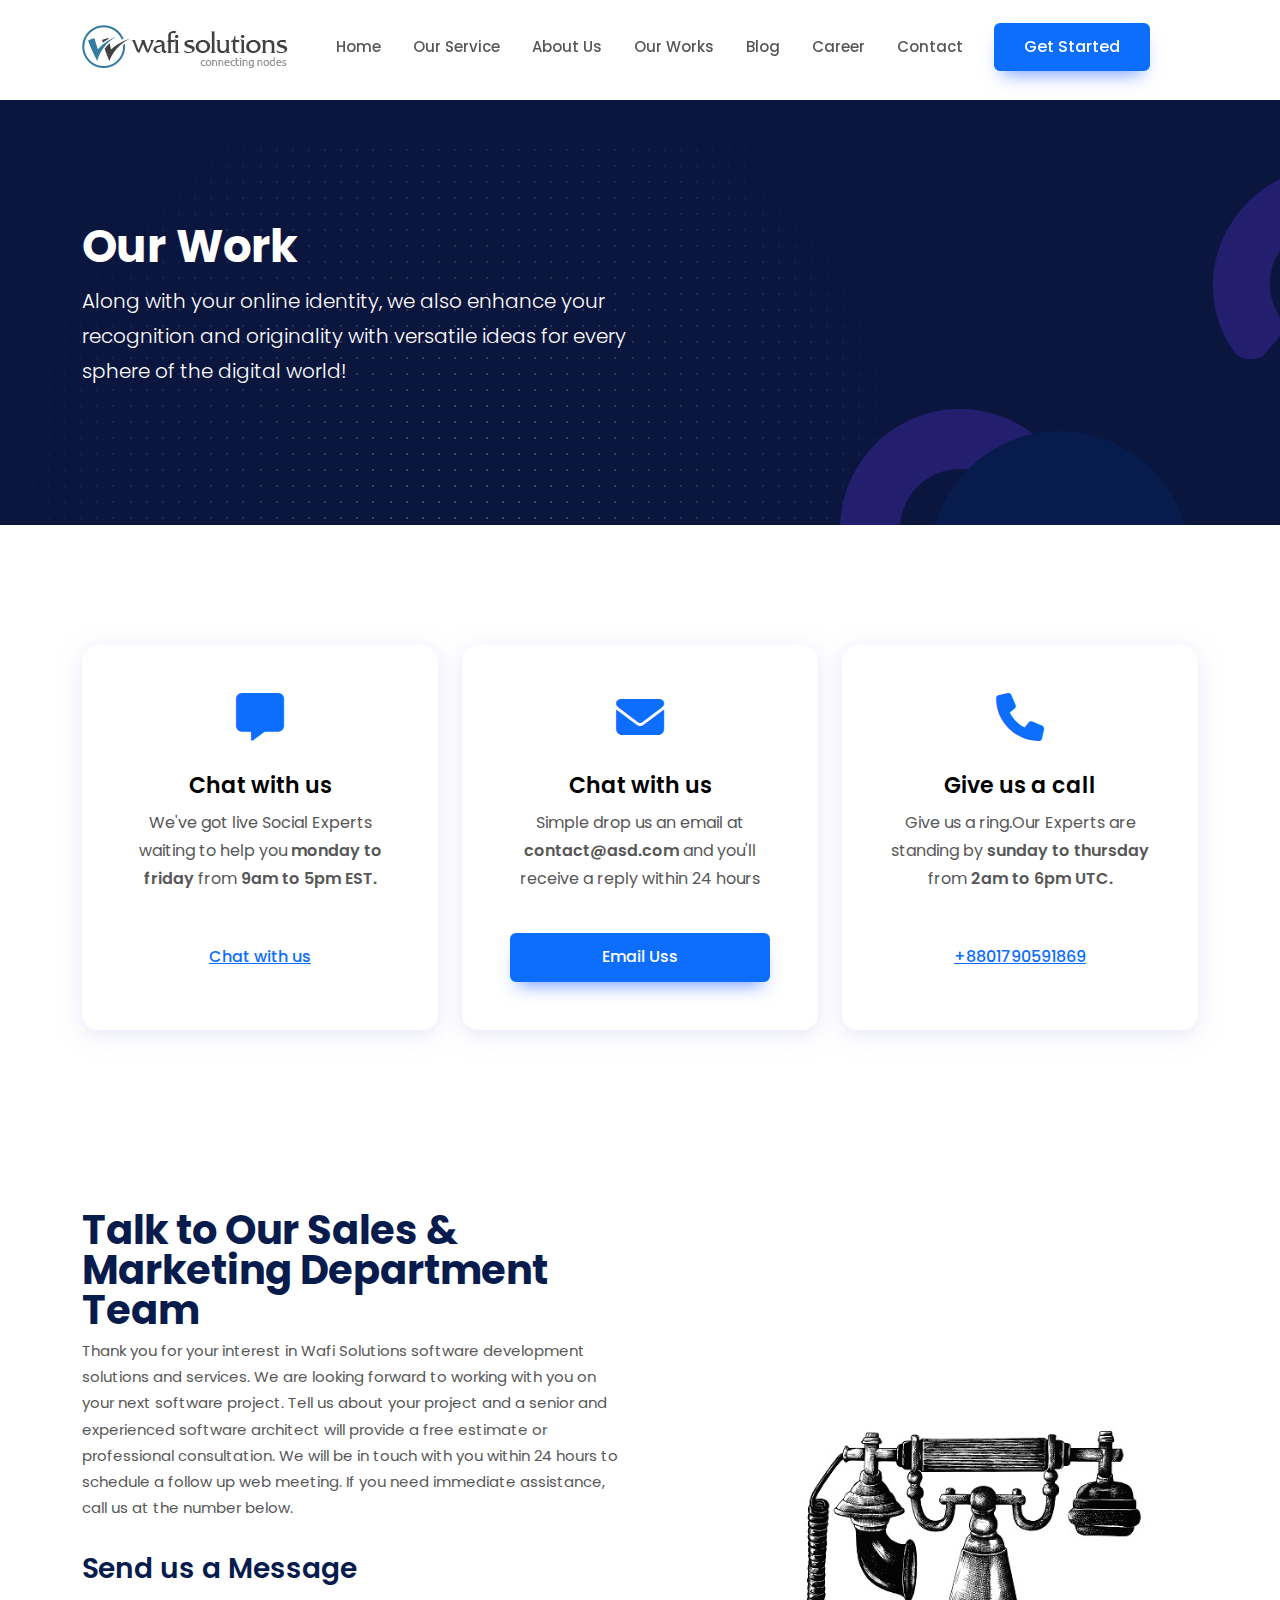
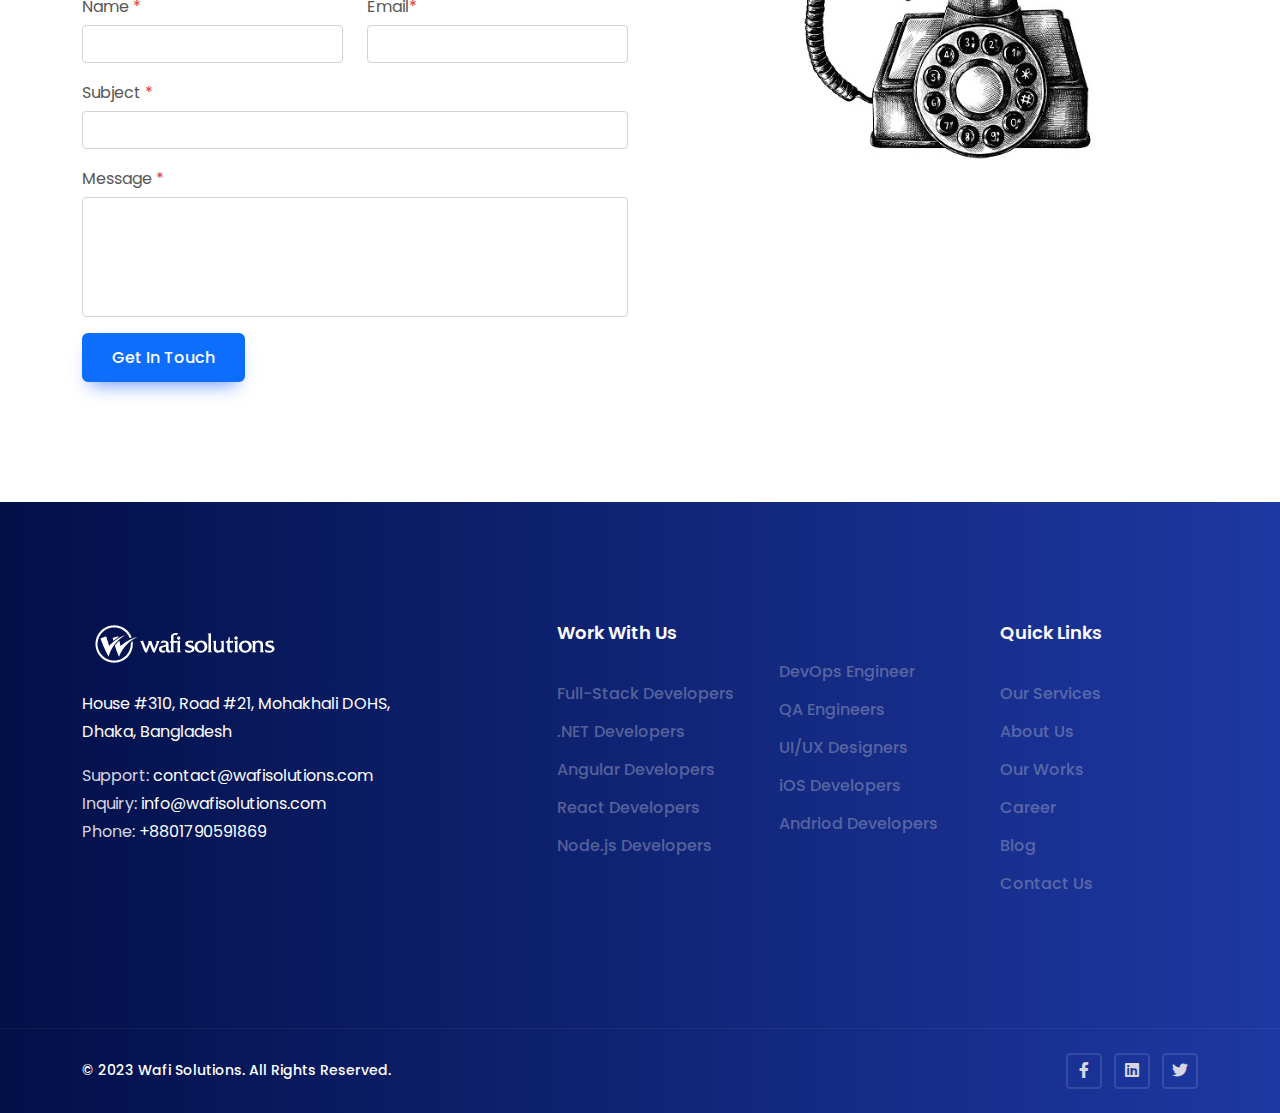
<file: contact.html>
<!DOCTYPE html>
<html lang="en">
<head>
    <meta charset="UTF-8">
    <meta name="viewport" content="width=device-width, initial-scale=1.0">
    <title>Awesome Digital Solution</title>

    <!-- favicon include here -->
    <link rel="icon" href="./images/logo/loading-img.png" type="image/png" sizes="16x16">

    <!-- font-awesome icon main css files -->
    <link rel="stylesheet" href="./css/all.css">

    <!-- bootstrap main css files -->
    <link rel="stylesheet" href="./css/bootstrap.min.css">
    <!-- <link href="https://cdn.jsdelivr.net/npm/bootstrap@5.0.2/dist/css/bootstrap.min.css" rel="stylesheet" integrity="sha384-EVSTQN3/azprG1Anm3QDgpJLIm9Nao0Yz1ztcQTwFspd3yD65VohhpuuCOmLASjC" crossorigin="anonymous"> -->


    <!-- AOS-main-css-file -->
    <link rel="stylesheet" href="./css/aos.css">
    
    <!-- magnific-popup-css-file -->
    <link rel="stylesheet" href="./css/magnific-popup.css">

    <!-- owl carousel main css file -->
    <link rel="stylesheet" href="./css/owl.carousel.css">

    <!-- owl carousel theme default main css file -->
    <link rel="stylesheet" href="./css/owl.theme.default.min.css">

    <!-- Main Style CSS Files -->
    <link rel="stylesheet" href="./css/style.css">

    <!-- Main Style CSS Files -->
    <link rel="stylesheet" href="./css/responsive.css">
    
</head>
<body>

    <!-- preloader section start -->
    <div id="preloader">
        <div class="preloader-wrap">
            <img src="./images/logo/loading-img.png" alt="preloader">
            <div class="loading-bar"></div>
        </div>
    </div>
    <!-- preloader section end -->


    <!-- main div start -->
    <div class="main-wapper">
        <!-- header part start -->
        <header class="main-header w-100">
            <nav class="navbar navbar-expand-xl navbar-light sticky-header">
                <div class="container d-flex align-items-center justify-content-lg-between position-relative">
                    <!-- brand logo -->
                    <a href="/" class="navbar-brand d-flex align-items-center mb-md-0 text-decoration-none">
                        <img class="img-fluid logo-color" src="./images/logo/logo.png" alt="logo">
                    </a>

                    <!-- offcanvaswithbackdrop button start -->
                    <a class="navbar-toggler offRight position-absolute right-0 border-0" href="#offcanvasWithBackdrop" role="button">
                        <span class="navbar-toggler-icon"
                              data-bs-toggle="offcanvas"
                              data-bs-target="#offcanvasWithBackdrop"
                              aria-controls="offcanvasWithBackdrop">
                        </span>
                    </a>
                    <div class="clearfix"></div>
                    <!-- offcanvaswithbackdrop button end -->

                    <!-- header main menu start -->
                    <div class="collapse navbar-collapse justify-content-center">
                        <ul class="nav col-12 col-md-auto justify-content-center main-menu">
                            <li><a href="index.html" class="nav-link">Home</a></li>
                            <li><a href="our-services.html" class="nav-link">Our Service</a></li>
                            <li><a href="about.html" class="nav-link">About Us</a></li>
                            <li><a href="works.html" class="nav-link">Our Works</a></li>
                            <li><a href="blog.html" class="nav-link">Blog</a></li>
                            <li><a href="career.html" class="nav-link">Career</a></li>
                            <li><a href="contact.html" class="nav-link">Contact</a></li> 
                        </ul>
                    </div>
                    <!-- header main menu end -->



                    
                    <!-- get start button start -->
                    <div class="action-btns text-end me-5 me-lg-0 d-none d-md-block d-lg-block">
                        <a href="" class="btn btn-primary">Get Started</a>
                    </div>
                    <!-- get start button end -->

                    <!-- offcanvaswithbackdrop menu start -->
                    <div class="offcanvas offcanvas-end" id="offcanvasWithBackdrop">
                        <!-- offcanvs header start-->
                        <div class="offcanvas-header d-flex align-items-center mt-4">
                            <!-- offcanvas logo -->
                            <a href="index.html" class="d-flex align-items-center mb-md-0 text-decoration-none">
                                <img class="img-fluid ps-2" src="./images/logo/logo.png" alt="logo">
                            </a>
                            <!-- offcanvs close button -->
                            <button type="button" class="close-btn text-danger" data-bs-dismiss="offcanvas" aria-label="Close">
                                <i class="fa-solid fa-xmark"></i>
                            </button>
                        </div>
                        <!-- offcanvs header end-->

                         <!-- offcanvs body start-->
                         <div class="offcanvas-body">
                            <!-- main menu start -->
                            <ul class="nav col-12 col-md-auto justify-content-center main-menu">
                                <li><a href="index.html" class="nav-link">Home</a></li>
                                <li><a href="our-services.html" class="nav-link">Our Service</a></li>
                                <li><a href="about.html" class="nav-link">About Us</a></li>
                                <li><a href="works.html" class="nav-link">Our Works</a></li>
                                <li><a href="blog.html" class="nav-link">Blog</a></li>
                                <li><a href="career.html" class="nav-link">Career</a></li>
                                <li><a href="contact.html" class="nav-link">Contact</a></li>
                            </ul>
                            <!-- main menu end -->

                            <!-- get start button start -->
                            <div class="action-btns mt-4 ps-3">
                                <a href="" class="btn btn-primary">Get Started</a>
                            </div>
                            <!-- get start button end -->
                         </div>
                         <!-- offcanvs body end-->
                    </div>
                    <!-- offcanvaswithbackdrop menu end -->

                </div>                
            </nav>
        </header>
        <!-- header part end -->


        <!-- page header section start -->
        <section class="page-header position-relative overflow-hidden ptb-120 bg-dark" style="background: url('./images/page-header-bg.svg') no-repeat bottom left;">
            <div class="container">
                <div class="row">
                    <div class="col-lg-6 col-md-12">
                        <h1 class="display-5 fw-bold">Our Work</h1>
                        <p class="lead">Along with your online identity, we also enhance your recognition and originality with versatile ideas for every sphere of the digital world! </p>
                    </div>
                </div>
                <div class="bg-circle rounded-circle"></div>
            </div>
        </section>
        <!-- page header section end -->



        <!-- contact-promo section start -->
        <section class="contact-promo ptb-120">
            <div class="container">
                <div class="row justify-content-center">
                    <div class="col-lg-4 col-md-6 mt-4 mt-lg-0">
                        <div class="contact-us-promo p-5 bg-white rounded-custom custom-shadow text-center d-flex flex-column h-100">
                            <i class="fa-solid fa-message fa-3x text-primary"></i>
                            <div class="contact-promo-info mb-4">
                                <h5>Chat with us</h5>
                                <p>We've got live Social Experts waiting to help you <strong>monday to friday</strong> from <strong>9am to 5pm EST.</strong></p>
                            </div>
                            <a href="#" class="btn btn-link mt-auto ">Chat with us</a>
                        </div>
                    </div>
                    <div class="col-lg-4 col-md-6 mt-4 mt-lg-0">
                        <div class="contact-us-promo p-5 bg-white rounded-custom custom-shadow text-center d-flex flex-column h-100">
                            <i class="fa-solid fa-envelope fa-3x text-primary"></i>
                            <div class="contact-promo-info mb-4">
                                <h5>Chat with us</h5>
                                <p>Simple drop us an email at <strong>contact@asd.com</strong> and you'll receive a reply within 24 hours </p>
                            </div>
                            <a href="#" class="btn btn-primary">Email Uss</a>
                        </div>
                    </div>
                    <div class="col-lg-4 col-md-6 mt-4 mt-lg-0">
                        <div class="contact-us-promo p-5 bg-white rounded-custom custom-shadow text-center d-flex flex-column h-100">
                            <i class="fa-solid fa-phone fa-3x text-primary"></i>
                            <div class="contact-promo-info mb-4">
                                <h5>Give us a call</h5>
                                <p>Give us a ring.Our Experts are standing by <strong>sunday to thursday</strong> from <strong>2am to 6pm UTC.</strong></p>
                            </div>
                            <a href="tel:+8801790591869" class="btn btn-link mt-auto ">+8801790591869</a>
                        </div>
                    </div>
                </div>
            </div>
        </section>
        <!-- contact-promo section end -->


        <!-- contact us section start -->
        <section class="contact-us-section pt-60 pb-120">
            <div class="container">
                <div class="row justify-content-lg-between align-items-center">
                    <div class="col-lg-6 col-md-8">
                        <div class="section-title">
                            <h2>Talk to Our Sales & Marketing Department Team</h2>
                            <p>Thank you for your interest in Wafi Solutions software development solutions and services. We are looking forward to working with you on your next software project.  Tell us about your project and a senior and experienced software architect will provide a free estimate or professional consultation. We will be in touch with you within 24 hours to schedule a follow up web meeting. If you need immediate assistance, call us at the number below.</p>
                        </div>
                        <h3>Send us a Message</h3>
                        <form action="/contact" enctype="ultipart/form-data">
                            <div class="row">
                                <div class="col-sm-6">
                                    <label for="firstName" class="mb-1">
                                        Name <span class="text-danger">*</span>
                                    </label>
                                    <div class="input-group mb-3">
                                        <input class="form-control" data-val="true" data-val-required="Plese specify your name" id="FullName" name="FullName" type="text" value="" />
                                    </div>
                                </div>
                                <div class="col-sm-6">
                                    <label for="email" class="mb-1">Email<span class="text-danger">*</span></label>
                                    <div class="input-group mb-3">
                                        <input class="form-control" data-val="true" data-val-email="The Email field is not a valid e-mail address." data-val-required="Plese specify your name" id="Email" name="Email" type="text" value="" />
                                    </div>
                                </div>
                                <div class="col-sm-12">
                                    <label for="phone" class="mb-1">Subject <span class="text-danger">*</span></label>
                                    <div class="input-group mb-3">
                                        <input class="form-control" data-val="true" data-val-required="Plese specify the subject" id="Subject" name="Subject" type="text" value="" />
                                    </div>
                                </div>
                                <div class="col-12">
                                    <label for="yourMessage" class="mb-1">Message <span class="text-danger">*</span></label>
                                    <div class="input-group mb-3">
                                        <input class="form-control" data-val="true" data-val-required="Plese specify the message" id="Message" name="Message" style="height: 120px" type="text" value="" />
                                    </div>
                                </div>
                            </div>
                            <button type="submit" class="btn btn-primary">Get In Touch</button>
                        </form>
                    </div>
                    <div class="col-lg-5 col-md-10">
                        <div class="contact-us-img">
                            <img class="img-fluid" src="./images/contact-us.jpg" alt="contact-img">
                        </div>
                    </div>
                </div>
            </div>
        </section>
        <!-- contact us section end -->




        <!-- footer section start -->

        <footer class="footer-section">
            <!-- footer section top start -->
            <div class="footer-top  bg-gradient text-white ptb-120">
                <div class="container">
                    <div class="row justify-content-between">
                        <div class="col-md-8 col-lg-4 mb-md-4 mb-lg-0">
                            <div class="footer-single-col">
                                <div class="footer-single-col mb-4">
                                    <img src="./images/logo/logo-white.png" alt="logo" class="img-fluid logo-white">
                                </div>
                                <p> House #310, Road #21, Mohakhali DOHS, Dhaka, Bangladesh</p>
                                <div><span class="met_color">Support:</span> <a href="#" >contact@wafisolutions.com</a></div>
                                <div><span class="met_color">Inquiry:</span> <a href="#" >info@wafisolutions.com</a></div>
                                <div><span class="met_color">Phone:</span> +8801790591869</div>
                            </div>
                        </div>
                        <div class="col-md-12 col-lg-7 mt-4 mt-md-0 mt-lg-0">
                            <div class="row">
                                <div class="col-md-4 col-lg-4 mt-4 mt-md-0 mt-lg-0">
                                    <div class="footer-single-col">
                                        <h3>Work With Us</h3>
                                        <ul class="list-unstyled footer-nav-list mb-lg-0">
                                            <li><a href="#" class="text-decoration-none">Full-Stack Developers</a></li>
                                            <li><a href="#" class="text-decoration-none">.NET Developers</a></li>
                                            <li><a href="#" class="text-decoration-none">Angular Developers</a></li>
                                            <li><a href="#" class="text-decoration-none">React Developers</a></li>
                                            <li><a href="#" class="text-decoration-none">Node.js Developers</a></li>
                                        </ul>
                                    </div>
                                </div>
                                <div class="col-md-4 col-lg-4 mt-4 mt-md-0 mt-lg-0">
                                    <div class="footer-single-col">
                                        <h3></h3>
                                        <ul class="list-unstyled footer-nav-list mb-lg-0">
                                            <li><a href="#" class="text-decoration-none">DevOps Engineer</a></li>
                                            <li><a href="#" class="text-decoration-none">QA Engineers</a></li>
                                            <li><a href="#" class="text-decoration-none">UI/UX Designers</a></li>
                                            <li><a href="#" class="text-decoration-none">iOS Developers</a></li>
                                            <li><a href="#" class="text-decoration-none">Andriod Developers</a></li>
                                        </ul>
                                    </div>
                                </div>
                                <div class="col-md-4 col-lg-4 mt-4 mt-md-0 mt-lg-0">
                                    <div class="footer-single-col">
                                        <h3>Quick Links</h3>
                                        <ul class="list-unstyled footer-nav-list mb-lg-0">
                                            <li><a href="#" class="text-decoration-none">Our Services</a></li>
                                            <li><a href="#" class="text-decoration-none">About Us</a></li>
                                            <li><a href="#" class="text-decoration-none">Our Works</a></li>
                                            <li><a href="#" class="text-decoration-none">Career</a></li>
                                            <li><a href="#" class="text-decoration-none">Blog</a></li>
                                            <li><a href="#" class="text-decoration-none">Contact Us</a></li>
                                        </ul>
                                    </div>
                                </div>
                            </div>
                        </div>
                    </div>
                </div>
            </div>
            <!-- footer section top end -->

            <!-- footer bottom start -->
            <div class="footer-bottom  bg-gradient text-white py-4">
                <div class="container">
                    <div class="row justify-content-between align-items-center">
                        <div class="col-md-7 col-lg-7">
                            <div class="copyright-text">
                                <p class="mb-lg-0 mb-md-0">&copy; 2023 Wafi Solutions. All Rights Reserved.</p>
                            </div>
                        </div>
                        <div class="col-md-4 col-lg-4">
                            <div class="footer-single-col text-start text-lg-end text-md-end">
                                <ul class="list-unstyled list-inline footer-social-list mb-0">
                                    <li class="list-inline-item"><a href=#"><i class="fab fa-facebook-f"></i></a></li>
                                    <li class="list-inline-item"><a href="#"><i class="fab fa-linkedin"></i></a></li>
                                    <li class="list-inline-item"><a href="#"><i class="fab fa-twitter"></i></a></li>
                                </ul>
                            </div>
                        </div>
                    </div>
                </div>
            </div>
            <!-- footer bottom end -->
            
        </footer>
        <!-- footer section end -->
    </div>
    <!-- main div end -->


    <!-- Bootstrap js main file -->
    <script src="./js/jquery.min.js"></script>

    <!-- Bootstrap js main file -->
    <script src="./js/bootstrap.bundle.min.js"></script>
    <!-- <script src="https://cdn.jsdelivr.net/npm/bootstrap@5.0.2/dist/js/bootstrap.bundle.min.js" integrity="sha384-MrcW6ZMFYlzcLA8Nl+NtUVF0sA7MsXsP1UyJoMp4YLEuNSfAP+JcXn/tWtIaxVXM" crossorigin="anonymous"></script> -->

    <!-- AOS-main-JS-file -->
    <script src="./js/aos.js"></script>

    <!-- Parallax JS Main Plugin -->
    <script src="./js/parallax.min.js"></script>

     <!-- magnific-popup-js-file -->
    <script src="./js/jquery.magnific-popup.min.js"></script>

     <!-- owl carousel main js file -->
     <script src="./js/owl.carousel.min.js"></script>

    <!-- Custom JavaScript File -->
    <script src="./js/main.js"></script>

</body>
</html>
</file>
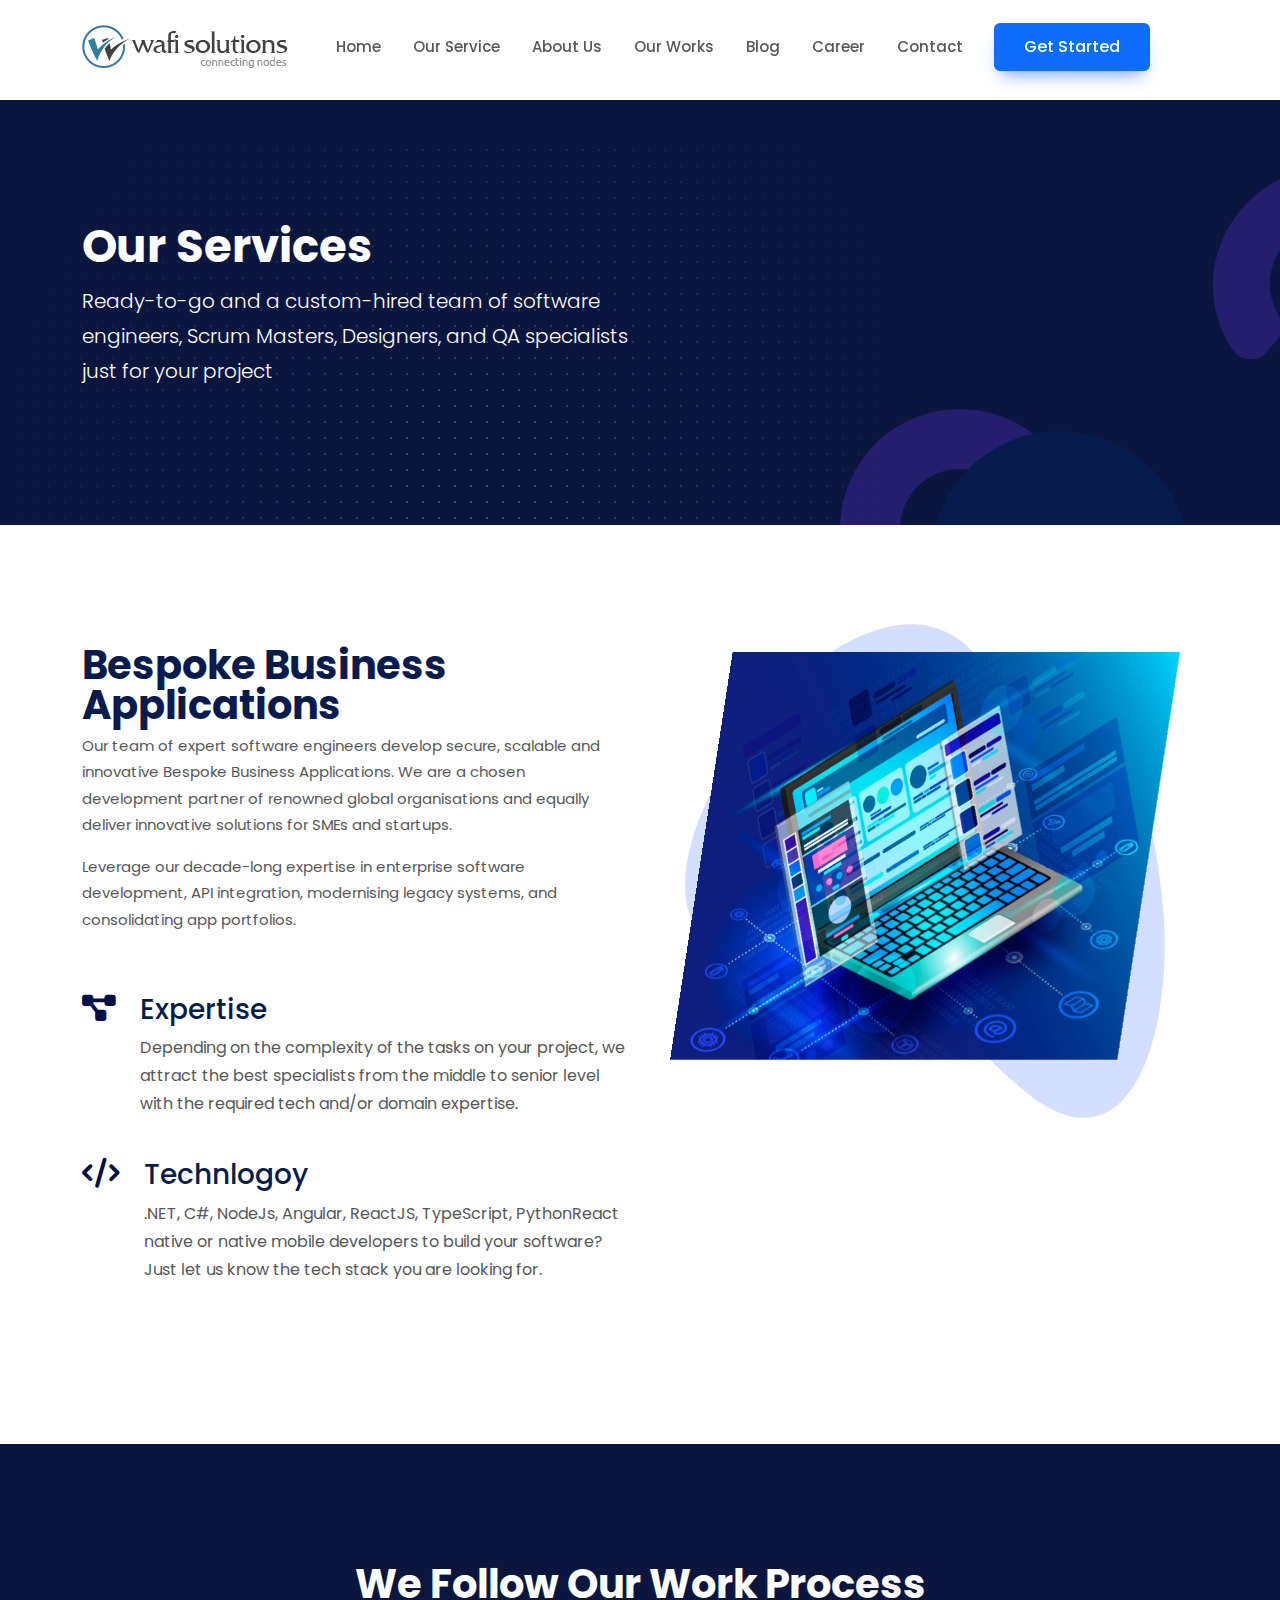
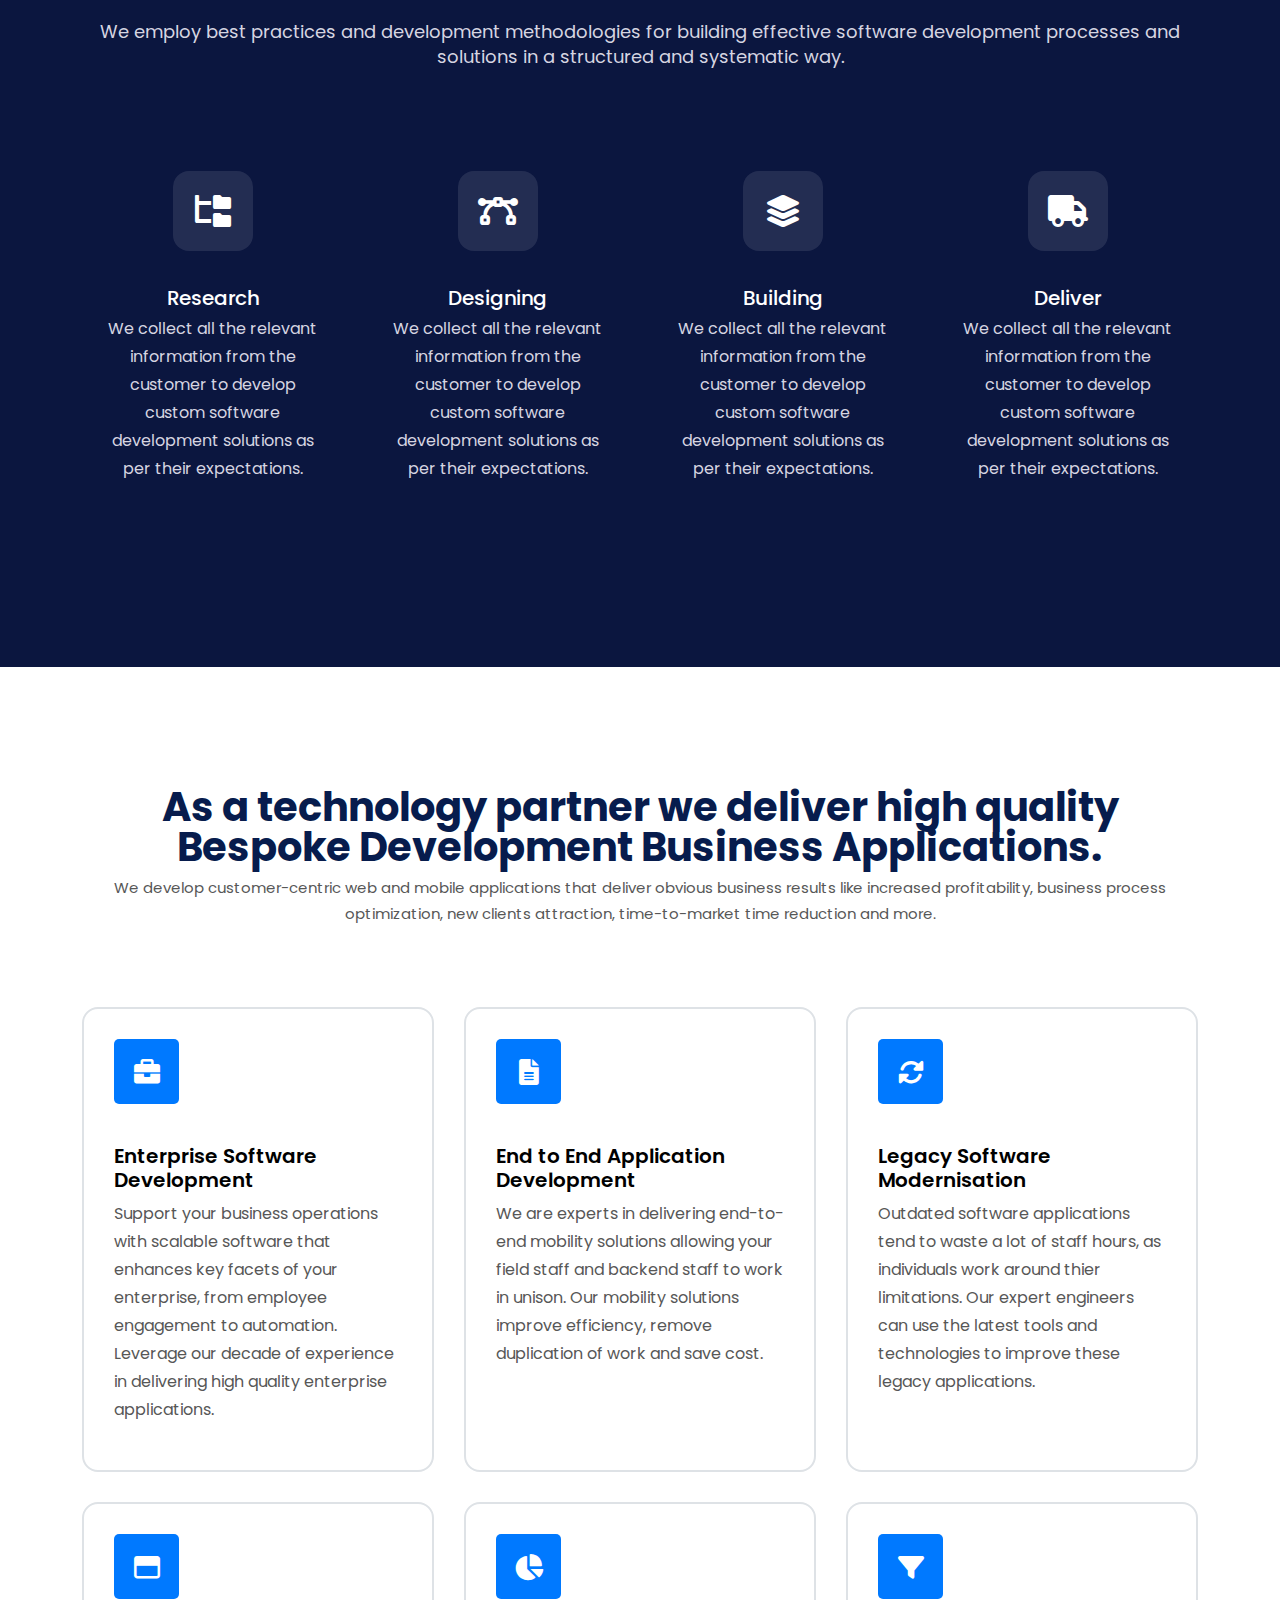
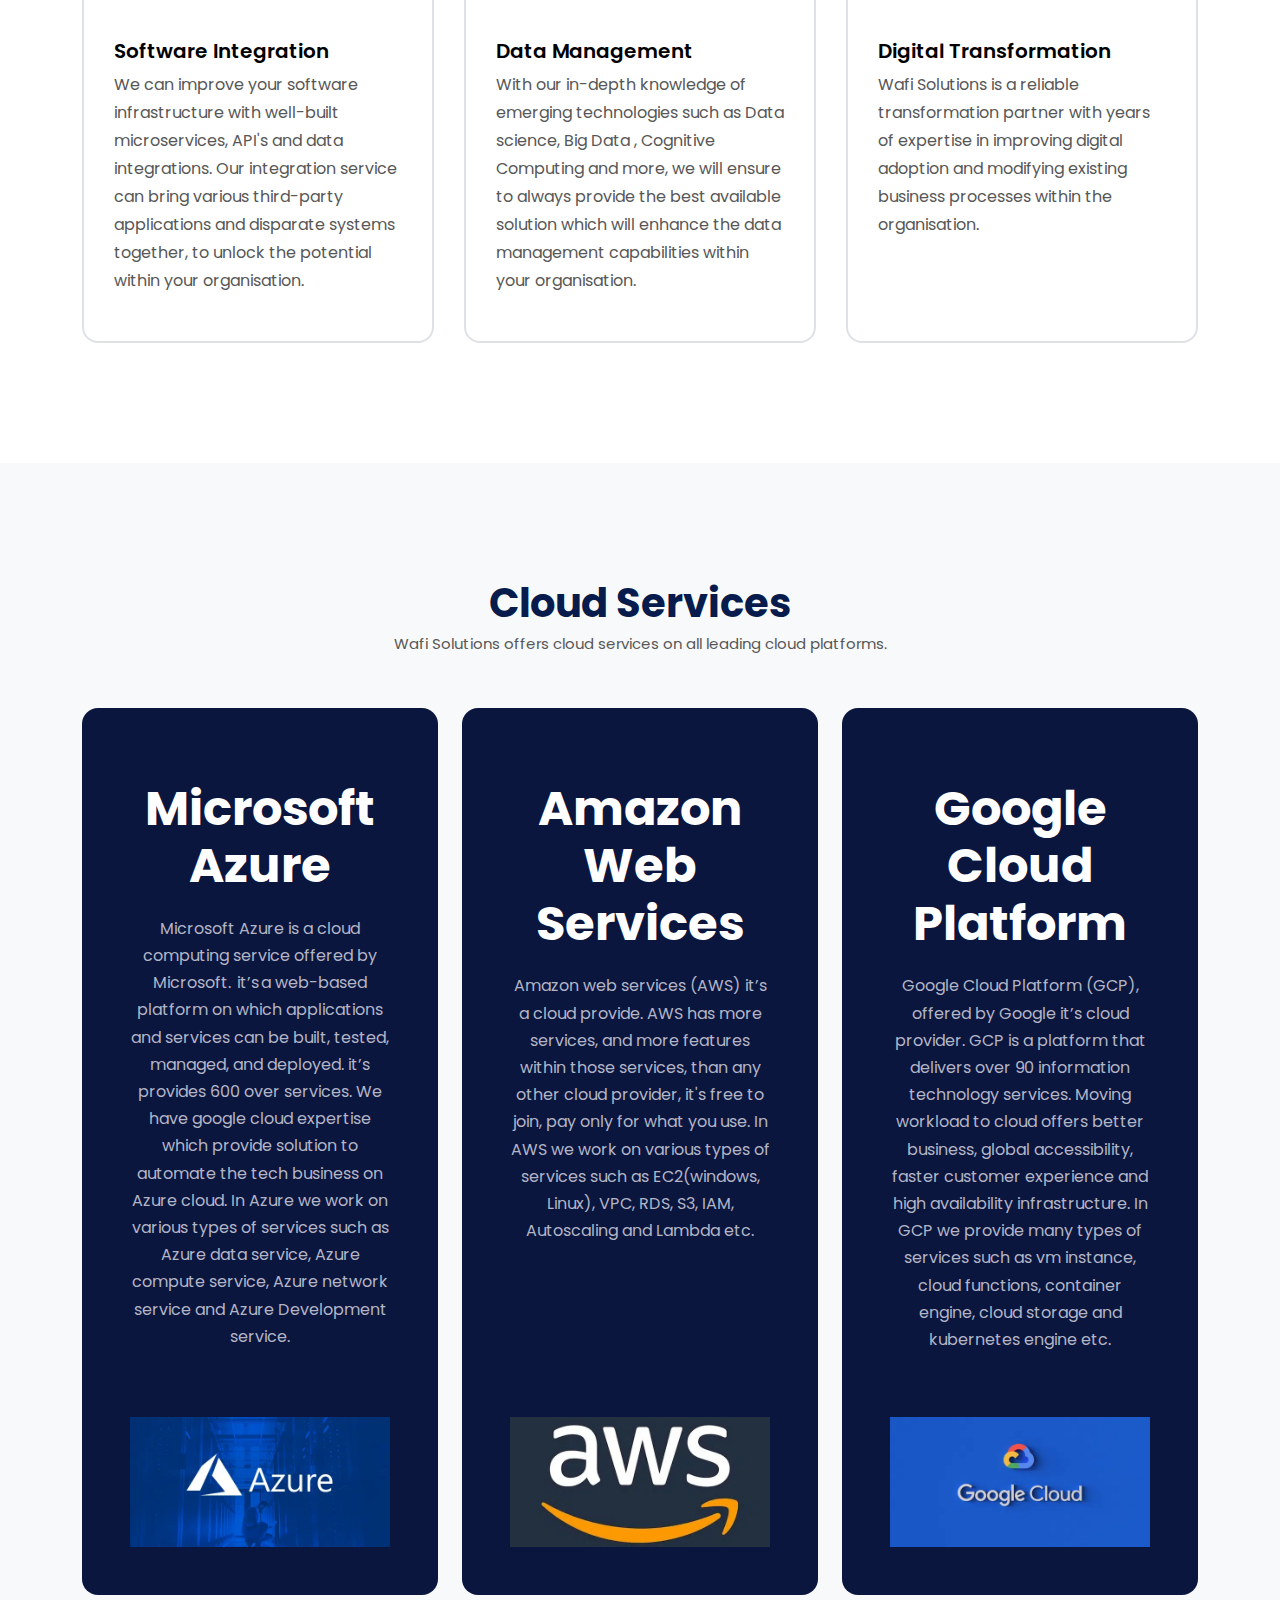
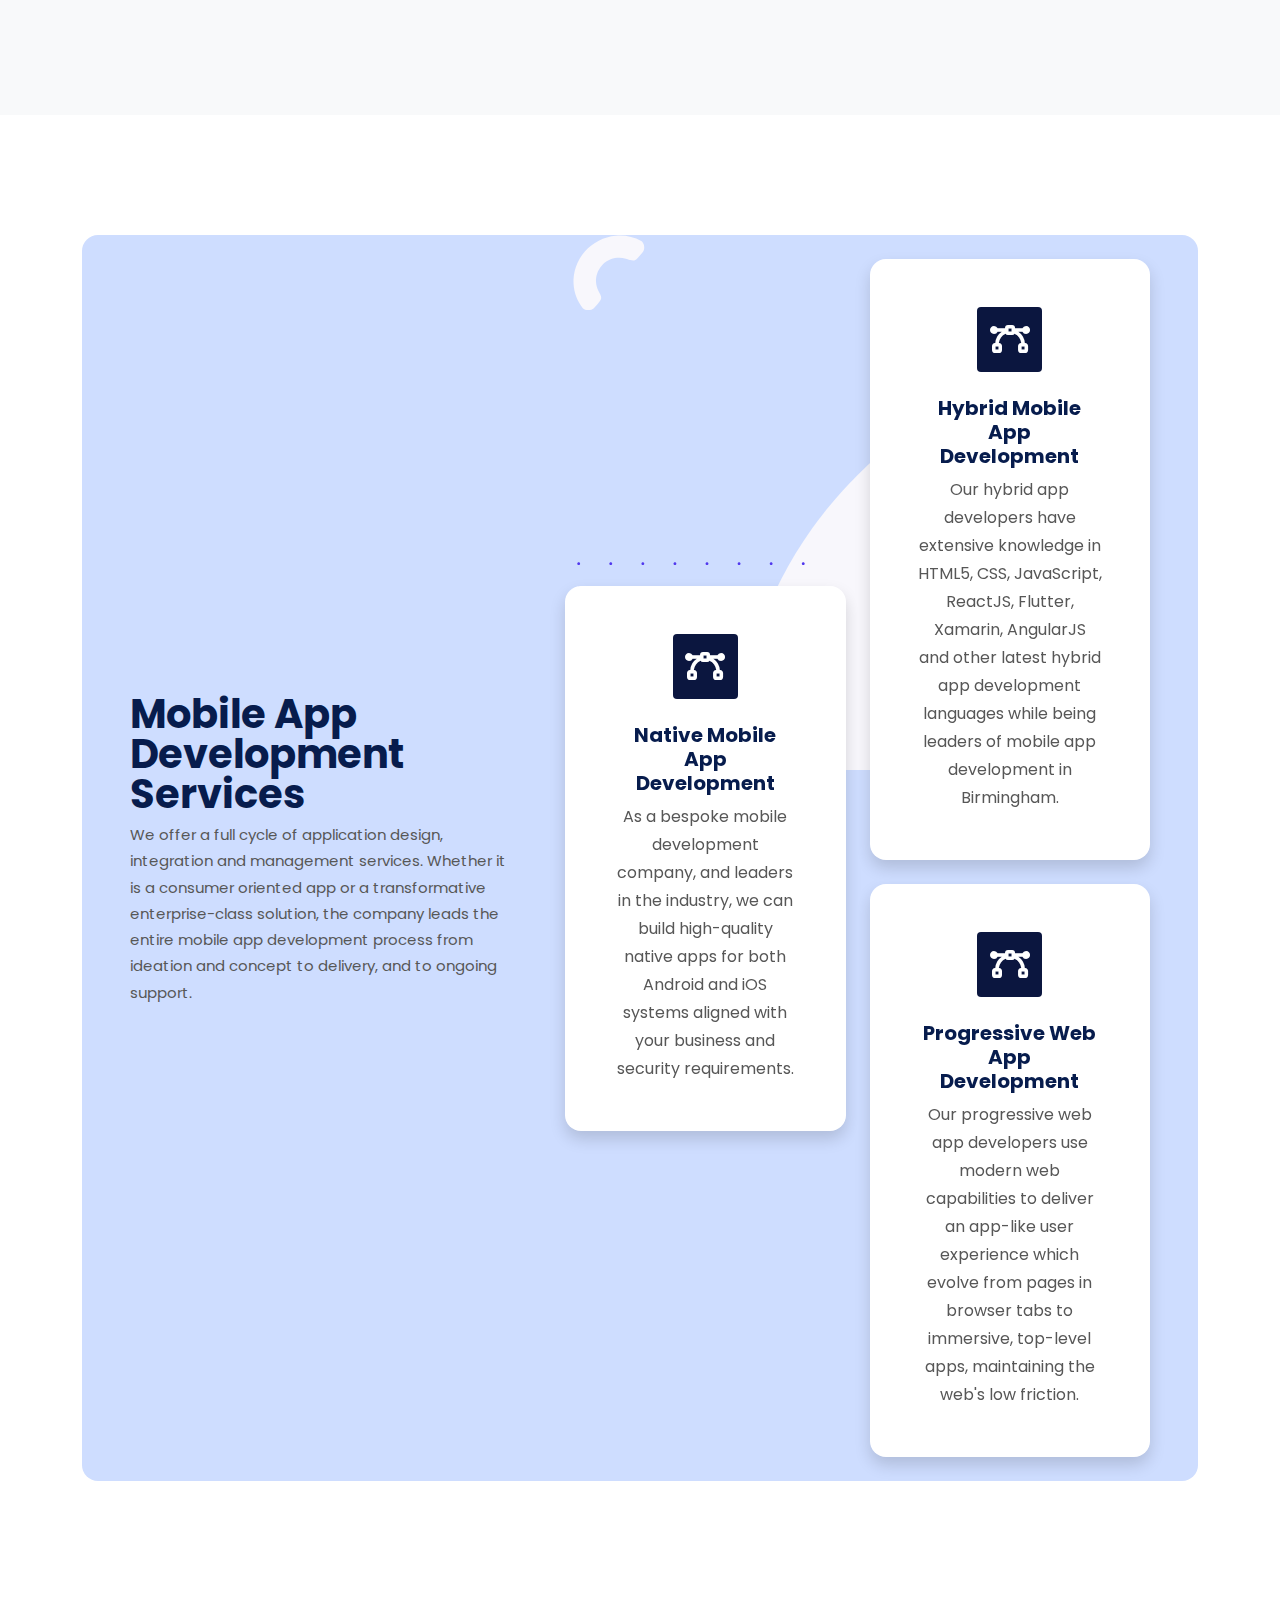
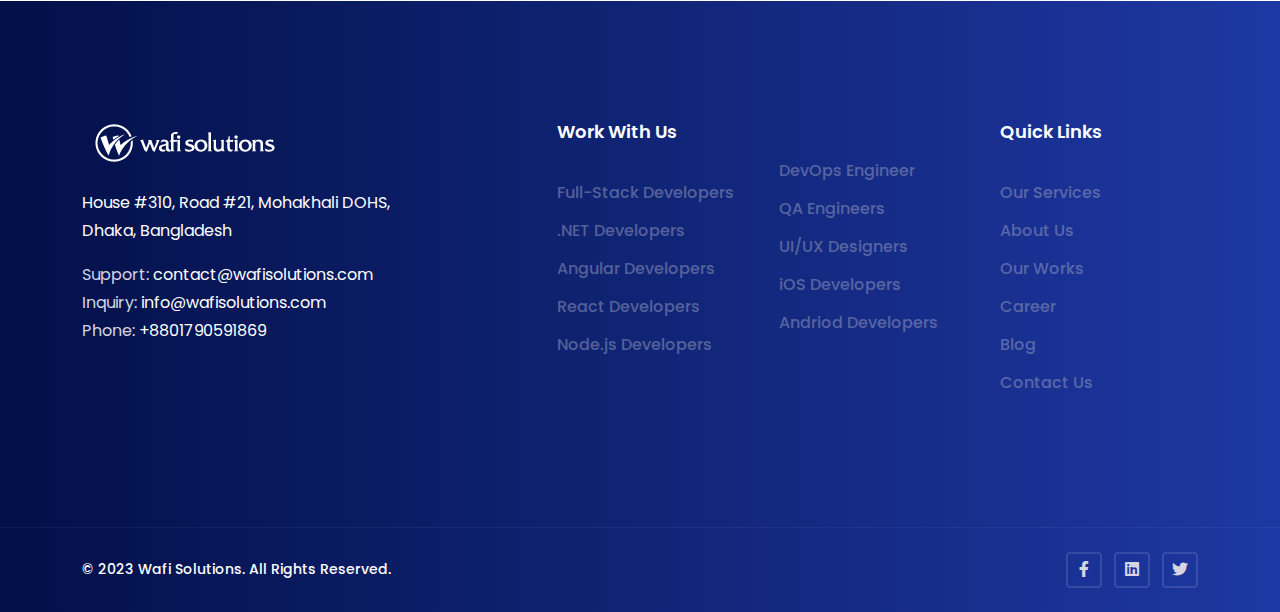
<file: our-service.html>
<!DOCTYPE html>
<html lang="en">
<head>
    <meta charset="UTF-8">
    <meta name="viewport" content="width=device-width, initial-scale=1.0">
    <title>Awesome Digital Solution</title>

    <!-- favicon include here -->
    <link rel="icon" href="./images/logo/loading-img.png" type="image/png" sizes="16x16">

    <!-- font-awesome icon main css files -->
    <link rel="stylesheet" href="./css/all.css">

    <!-- bootstrap main css files -->
    <link rel="stylesheet" href="./css/bootstrap.min.css">
    <!-- <link href="https://cdn.jsdelivr.net/npm/bootstrap@5.0.2/dist/css/bootstrap.min.css" rel="stylesheet" integrity="sha384-EVSTQN3/azprG1Anm3QDgpJLIm9Nao0Yz1ztcQTwFspd3yD65VohhpuuCOmLASjC" crossorigin="anonymous"> -->


    <!-- AOS-main-css-file -->
    <link rel="stylesheet" href="./css/aos.css">
    
    <!-- magnific-popup-css-file -->
    <link rel="stylesheet" href="./css/magnific-popup.css">

    <!-- owl carousel main css file -->
    <link rel="stylesheet" href="./css/owl.carousel.css">

    <!-- owl carousel theme default main css file -->
    <link rel="stylesheet" href="./css/owl.theme.default.min.css">

    <!-- Main Style CSS Files -->
    <link rel="stylesheet" href="./css/style.css">

    <!-- Main Style CSS Files -->
    <link rel="stylesheet" href="./css/responsive.css">
    
</head>
<body>

    <!-- preloader section start -->
    <div id="preloader">
        <div class="preloader-wrap">
            <img src="./images/logo/loading-img.png" alt="preloader">
            <div class="loading-bar"></div>
        </div>
    </div>
    <!-- preloader section end -->


    <!-- main div start -->
    <div class="main-wapper">
        <!-- header part start -->
        <header class="main-header w-100">
            <nav class="navbar navbar-expand-xl navbar-light sticky-header">
                <div class="container d-flex align-items-center justify-content-lg-between position-relative">
                    <!-- brand logo -->
                    <a href="/" class="navbar-brand d-flex align-items-center mb-md-0 text-decoration-none">
                        <img class="img-fluid logo-color" src="./images/logo/logo.png" alt="logo">
                    </a>

                    <!-- offcanvaswithbackdrop button start -->
                    <a class="navbar-toggler offRight position-absolute right-0 border-0" href="#offcanvasWithBackdrop" role="button">
                        <span class="navbar-toggler-icon"
                              data-bs-toggle="offcanvas"
                              data-bs-target="#offcanvasWithBackdrop"
                              aria-controls="offcanvasWithBackdrop">
                        </span>
                    </a>
                    <div class="clearfix"></div>
                    <!-- offcanvaswithbackdrop button end -->

                    <!-- header main menu start -->
                    <div class="collapse navbar-collapse justify-content-center">
                        <ul class="nav col-12 col-md-auto justify-content-center main-menu">
                            <li><a href="index.html" class="nav-link">Home</a></li>
                            <li><a href="our-services.html" class="nav-link">Our Service</a></li>
                            <li><a href="about.html" class="nav-link">About Us</a></li>
                            <li><a href="works.html" class="nav-link">Our Works</a></li>
                            <li><a href="blog.html" class="nav-link">Blog</a></li>
                            <li><a href="career.html" class="nav-link">Career</a></li>
                            <li><a href="contect.html" class="nav-link">Contact</a></li>
                        </ul>
                    </div>
                    <!-- header main menu end -->

                    <!-- get start button start -->
                    <div class="action-btns text-end me-5 me-lg-0 d-none d-md-block d-lg-block">
                        <a href="" class="btn btn-primary">Get Started</a>
                    </div>
                    <!-- get start button end -->

                    <!-- offcanvaswithbackdrop menu start -->
                    <div class="offcanvas offcanvas-end" id="offcanvasWithBackdrop">
                        <!-- offcanvs header start-->
                        <div class="offcanvas-header d-flex align-items-center mt-4">
                            <!-- offcanvas logo -->
                            <a href="index.html" class="d-flex align-items-center mb-md-0 text-decoration-none">
                                <img class="img-fluid ps-2" src="./images/logo/logo.png" alt="logo">
                            </a>
                            <!-- offcanvs close button -->
                            <button type="button" class="close-btn text-danger" data-bs-dismiss="offcanvas" aria-label="Close">
                                <i class="fa-solid fa-xmark"></i>
                            </button>
                        </div>
                        <!-- offcanvs header end-->

                         <!-- offcanvs body start-->
                         <div class="offcanvas-body">
                            <!-- main menu start -->
                            <ul class="nav col-12 col-md-auto justify-content-center main-menu">
                                <li><a href="index.html" class="nav-link">Home</a></li>
                                <li><a href="our-services.html" class="nav-link">Our Service</a></li>
                                <li><a href="about.html" class="nav-link">About Us</a></li>
                                <li><a href="works.html" class="nav-link">Our Works</a></li>
                                <li><a href="blog.html" class="nav-link">Blog</a></li>
                                <li><a href="career.html" class="nav-link">Career</a></li>
                                <li><a href="contect.html" class="nav-link">Contact</a></li>
                            </ul>
                            <!-- main menu end -->

                            <!-- get start button start -->
                            <div class="action-btns mt-4 ps-3">
                                <a href="" class="btn btn-primary">Get Started</a>
                            </div>
                            <!-- get start button end -->
                         </div>
                         <!-- offcanvs body end-->
                    </div>
                    <!-- offcanvaswithbackdrop menu end -->

                </div>                
            </nav>
        </header>
        <!-- header part end -->


        <!-- page header section start -->
        <section class="page-header position-relative overflow-hidden ptb-120 bg-dark" style="background: url('./images/page-header-bg.svg') no-repeat bottom left;">
            <div class="container">
                <div class="row">
                    <div class="col-lg-6 col-md-12">
                        <h1 class="display-5 fw-bold">Our Services</h1>
                        <p class="lead">Ready-to-go and a custom-hired team of software engineers, Scrum Masters, Designers, and QA specialists just for your project </p>
                    </div>
                </div>
                <div class="bg-circle rounded-circle"></div>
            </div>
        </section>
        <!-- page header section end -->


        <!-- feature section start -->
        <section class="fuature-section ptb-120">
            <div class="container">
                <div class="row justify-content-center align-item-center">
                    <div class="col-lg-6 col-md-12">
                        <div class="section-title">
                            <h2>Bespoke Business Applications </h2>
                            <p>Our team of expert software engineers develop secure, scalable and innovative Bespoke Business Applications. We are a chosen development partner of renowned global organisations and equally deliver innovative solutions for SMEs and startups. </p>
                            <p>Leverage our decade-long expertise in enterprise software development, API integration, modernising legacy systems, and consolidating app portfolios. </p>
                        </div>
                        <!-- single feature item -->
                        <div class="single-fuature d-flex mt-5 mt-lg-0">
                            <div class="fuature-icon">
                                <i class="fa-solid fa-diagram-project"></i>
                            </div>
                            <div class="fuature-info ms-4 mb-4">
                                <h3>Expertise</h3>
                                <p>Depending on the complexity of the tasks on your project, we attract the best specialists from the middle to senior level with the required tech and/or domain expertise. </p>
                            </div>
                        </div>
                        <!-- single feature item -->
                        <div class="single-fuature d-flex mt-5 mt-lg-0">
                            <div class="fuature-icon">
                                <i class="fa-solid fa-code"></i>
                            </div>
                            <div class="fuature-info ms-4 mb-4">
                                <h3>Technlogoy</h3>
                                <p>.NET, C#, NodeJs, Angular, ReactJS, TypeScript, PythonReact native or native mobile developers to build your software? Just let us know the tech stack you are looking for. </p>
                            </div>
                        </div>
                    </div>
                    <div class="col-lg-6 col-md-8">
                        <div class="feature-shape-img position-relative mt-5 mt-lg-0">
                            <div class="img-bg-shape position-absolute">
                                <img src="./images/shape.svg" alt="shape">
                            </div>
                            <img class="img-fluid feature-right-img" src="./images/dashkit.jpg" alt="dashkit">
                        </div>
                    </div>
                </div>
            </div>
        </section>

        <!-- feature section end -->



        <!-- work process section start -->
        <section class="work-process ptb-120 bg-dark text-white">
            <div class="container">
                <div class="row justify-content-center">
                   <div class="col-md-12">
                        <div class="section-title text-center">
                            <h2>We Follow Our Work Process</h2>
                            <p>We employ best practices and development methodologies for building effective software development processes and solutions in a structured and systematic way.</p>
                        </div>
                   </div>
                </div>
                <div class="row justify-content-center">
                    <!-- single work-process start -->
                    <div class="col-lg-3 col-md-6">
                        <div class="process-card-two text-center px-4 py-5 mt-4 rounded-custom">
                            <div class="process-icon bg-custom-light rounded-custom p-3">
                                <i class="fa-solid fa-folder-tree"></i>
                            </div>
                            <h3>Research</h3>
                            <p>We collect all the relevant information from the customer to develop custom software development solutions as per their expectations.</p>
                        </div>
                    </div>
                    <div class="col-lg-3 col-md-6">
                        <div class="process-card-two text-center px-4 py-5 mt-4 rounded-custom">
                            <div class="process-icon bg-custom-light rounded-custom p-3">
                                <i class="fa-solid fa-bezier-curve"></i>
                            </div>
                            <h3>Designing</h3>
                            <p>We collect all the relevant information from the customer to develop custom software development solutions as per their expectations.</p>
                        </div>
                    </div>
                    <div class="col-lg-3 col-md-6">
                        <div class="process-card-two text-center px-4 py-5 mt-4 rounded-custom">
                            <div class="process-icon  bg-custom-light rounded-custom p-3">
                                <i class="fa-solid fa-layer-group"></i>
                            </div>
                            <h3>Building</h3>
                            <p>We collect all the relevant information from the customer to develop custom software development solutions as per their expectations.</p>
                        </div>
                    </div>
                    <div class="col-lg-3 col-md-6">
                        <div class="process-card-two text-center px-4 py-5 mt-4 rounded-custom">
                            <div class="process-icon bg-custom-light rounded-custom p-3">
                                <i class="fa-solid fa-truck"></i>
                            </div>
                            <h3>Deliver</h3>
                            <p>We collect all the relevant information from the customer to develop custom software development solutions as per their expectations.</p>
                        </div>
                    </div>
                </div>
            </div>
        </section>
        <!-- work process section end -->


        <!-- service section start -->
        <section class="service-section ptb-120">
            <div class="container">
                <div class="row justify-contnet-center">
                    <div class="col-md-12">
                        <div class="section-title text-center">
                            <h2>As a technology partner we deliver high quality Bespoke Development Business Applications. </h2>
                            <p>We develop customer-centric web and mobile applications that deliver obvious business results like increased profitability, business process optimization, new clients attraction, time-to-market time reduction and more.</p>
                        </div>
                    </div>
                </div>
                <div class="row">
                    <div class="col-12">
                        <!-- servcie grid start -->
                        <div class="service-grid">
                            <!-- single service card start -->
                            <div class="service-card border border-2 rounded-custom">
                                <div class="service-icon">
                                    <i class="fa-solid fa-briefcase"></i>
                                </div>
                                <div class="service-content">
                                    <h2>Enterprise Software Development</h2>
                                    <p>Support your business operations with scalable software that enhances key facets of your enterprise, from employee engagement to automation. Leverage our decade of experience in delivering high quality enterprise applications.</p>
                                </div>
                            </div>
                            <div class="service-card border border-2 rounded-custom">
                                <div class="service-icon">
                                    <i class="fa-solid fa-file-lines"></i>
                                </div>
                                <div class="service-content">
                                    <h2>End to End Application Development</h2>
                                    <p>We are experts in delivering end-to-end mobility solutions allowing your field staff and backend staff to work in unison. Our mobility solutions improve efficiency, remove duplication of work and save cost. </p>
                                </div>
                            </div>
                            <div class="service-card border border-2 rounded-custom">
                                <div class="service-icon">
                                    <i class="fa-solid fa-rotate"></i>
                                </div>
                                <div class="service-content">
                                    <h2>Legacy Software Modernisation</h2>
                                    <p>Outdated software applications tend to waste a lot of staff hours, as individuals work around thier limitations. Our expert engineers can use the latest tools and technologies to improve these legacy applications. </p>
                                </div>
                            </div>
                            <div class="service-card border border-2 rounded-custom">
                                <div class="service-icon">
                                    <i class="fa-regular fa-window-maximize"></i>
                                </div>
                                <div class="service-content">
                                    <h2>Software Integration</h2>
                                    <p>We can improve your software infrastructure with well-built microservices, API's and data integrations. Our integration service can bring various third-party applications and disparate systems together, to unlock the potential within your organisation. </p>
                                </div>
                            </div>
                            <div class="service-card border border-2 rounded-custom">
                                <div class="service-icon">
                                    <i class="fa-solid fa-chart-pie"></i>
                                </div>
                                <div class="service-content">
                                    <h2>Data Management</h2>
                                    <p>With our in-depth knowledge of emerging technologies such as Data science, Big Data , Cognitive Computing and more, we will ensure to always provide the best available solution which will enhance the data management capabilities within your organisation. </p>
                                </div>
                            </div>
                            <div class="service-card border border-2 rounded-custom">
                                <div class="service-icon">
                                    <i class="fa-solid fa-filter"></i>
                                </div>
                                <div class="service-content">
                                    <h2>Digital Transformation</h2>
                                    <p>Wafi Solutions is a reliable transformation partner with years of expertise in improving digital adoption and modifying existing business processes within the organisation.</p>
                                </div>
                            </div>
                        </div>
                        <!-- servcie grid end -->
                    </div>
                </div>
            </div>
        </section>
        <!-- service section end -->


        <!-- promo Section Start -->
        <section class="promo-section bg-light ptb-120">
            <div class="container">
                <div class="row justify-content-center">
                    <div class="col-lg-6 col-md-10">
                        <div class="section-title text-center">
                            <h2>Cloud Services</h2>
                            <p>Wafi Solutions offers cloud services on all leading cloud platforms.</p>
                        </div>
                    </div>
                </div>
                <div class="row">
                    <div class="col-lg-4 col-md-6 mt-4 mt-lg-0">
                        <div class="bg-dark p-5 text-center h-100 rounded-custom d-flex flex-column">
                            <div class="promo-card-info mb-4">
                                <h2 class="display-5 fw-bold mt-4">Microsoft Azure</h2>
                                <p>Microsoft Azure is a cloud computing service offered by Microsoft.  it’s a web-based platform on which applications and services can be built, tested, managed, and deployed. it’s provides 600 over services. We have google cloud expertise which provide solution to automate the tech business on Azure cloud. In Azure we work on various types of services such as Azure data service, Azure compute service, Azure network service and Azure Development service. </p>
                            </div>
                            <div class="mt-auto">
                                <img class="w-100" src="./images/clients/azure.webp" alt="clients">
                            </div>
                        </div>
                    </div>
                    <div class="col-lg-4 col-md-6 mt-4 mt-lg-0">
                        <div class="bg-dark p-5 text-center h-100 rounded-custom d-flex flex-column">
                            <div class="promo-card-info mb-4">
                                <h2 class="display-5 fw-bold mt-4">Amazon Web Services </h2>
                                <p>Amazon web services (AWS) it’s a cloud provide. AWS has more services, and more features within those services, than any other cloud provider, it's free to join, pay only for what you use. In AWS we work on various types of services such as EC2(windows, Linux), VPC, RDS, S3, IAM, Autoscaling and Lambda etc. </p>
                            </div>
                            <div class="mt-auto">
                                <img class="w-100" src="./images/clients/aws.webp" alt="clients">
                            </div>
                        </div>
                    </div>
                    <div class="col-lg-4 col-md-6 mt-4 mt-lg-0">
                        <div class="bg-dark p-5 text-center h-100 rounded-custom d-flex flex-column">
                            <div class="promo-card-info mb-4">
                                <h2 class="display-5 fw-bold mt-4">Google Cloud Platform</h2>
                                <p>Google Cloud Platform (GCP), offered by Google it’s cloud provider. GCP is a platform that delivers over 90 information technology services. Moving workload to cloud offers better business, global accessibility, faster customer experience and high availability infrastructure. In GCP we provide many types of services such as vm instance, cloud functions, container engine, cloud storage and kubernetes engine etc. </p>
                            </div>
                            <div class="mt-auto">
                                <img class="w-100" src="./images/clients/googlecloud.webp" alt="clients">
                            </div>
                        </div>
                    </div>
                </div>
            </div>
        </section>
        <!-- promo Section End -->

        <!-- feature section start -->
        <section class="feature-section ptb-120">
            <div class="container">
                <div class="feature-color bg-primary-soft px-5 rounded-custom position-relative">
                    <div class="row align-items-center justify-content-between">
                        <div class="col-lg-5 col-md-12">
                            <div class="feature-content-wrap section-title pe-lg-4 ptb-60 p-lg-0 mb-5 mb-lg-0">
                                <h2>Mobile App Development Services</h2>
                                <p>We offer a full cycle of application design, integration and management services. Whether it is a consumer oriented app or a transformative enterprise-class solution, the company leads the entire mobile app development process from ideation and concept to delivery, and to ongoing support.</p>
                            </div>
                        </div>
                        <div class="col-lg-7 col-md-12">
                            <div class="row align-items-center justify-content-center position-relative mt--100 z-2">
                                <div class="col-md-6">
                                    <div class="cta-card rounded-custom text-center shadow p-5 bg-white my-4">
                                        <div class="feature-icon d-inline-block bg-dark rounded mb-4">
                                            <i class="fa-solid fa-bezier-curve"></i>
                                        </div>
                                        <h3 class="h5 fw-bold">Native Mobile App Development</h3>
                                        <p class="mb-0">As a bespoke mobile development company, and leaders in the industry, we can build high-quality native apps for both Android and iOS systems aligned with your business and security requirements.</p>
                                    </div>
                                </div>
                                <div class="col-md-6">
                                    <div class="cta-card rounded-custom text-center shadow p-5 bg-white my-4">
                                        <div class="feature-icon d-inline-block bg-dark rounded mb-4">
                                            <i class="fa-solid fa-bezier-curve"></i>
                                        </div>
                                        <h3 class="h5 fw-bold">Hybrid Mobile App Development</h3>
                                        <p class="mb-0">Our hybrid app developers have extensive knowledge in HTML5, CSS, JavaScript, ReactJS, Flutter, Xamarin, AngularJS and other latest hybrid app development languages while being leaders of mobile app development in Birmingham. </p>
                                    </div>
                                    <div class="cta-card rounded-custom text-center shadow p-5 bg-white my-4">
                                        <div class="feature-icon d-inline-block bg-dark rounded mb-4">
                                            <i class="fa-solid fa-bezier-curve"></i>
                                        </div>
                                        <h3 class="h5 fw-bold">Progressive Web App Development</h3>
                                        <p class="mb-0">Our progressive web app developers use modern web capabilities to deliver an app-like user experience which evolve from pages in browser tabs to immersive, top-level apps, maintaining the web's low friction. </p>
                                    </div>
                                </div>
                                 <!--animated shape start-->
                                    <ul class="position-absolute animate-element parallax-element z--1">
                                        <li class="layer" data-depth="0.06">
                                            <img src="images/shape-bg-3.svg" alt="shape" class="img-fluid">
                                        </li>
                                    </ul>
                                <!--animated shape end-->
                            </div>
                        </div>
                    </div>
                </div>
            </div>
        </section>
        <!-- feature section end -->


        <!-- footer section start -->

        <footer class="footer-section">
            <!-- footer section top start -->
            <div class="footer-top  bg-gradient text-white ptb-120">
                <div class="container">
                    <div class="row justify-content-between">
                        <div class="col-md-8 col-lg-4 mb-md-4 mb-lg-0">
                            <div class="footer-single-col">
                                <div class="footer-single-col mb-4">
                                    <img src="./images/logo/logo-white.png" alt="logo" class="img-fluid logo-white">
                                </div>
                                <p> House #310, Road #21, Mohakhali DOHS, Dhaka, Bangladesh</p>
                                <div><span class="met_color">Support:</span> <a href="#" >contact@wafisolutions.com</a></div>
                                <div><span class="met_color">Inquiry:</span> <a href="#" >info@wafisolutions.com</a></div>
                                <div><span class="met_color">Phone:</span> +8801790591869</div>
                            </div>
                        </div>
                        <div class="col-md-12 col-lg-7 mt-4 mt-md-0 mt-lg-0">
                            <div class="row">
                                <div class="col-md-4 col-lg-4 mt-4 mt-md-0 mt-lg-0">
                                    <div class="footer-single-col">
                                        <h3>Work With Us</h3>
                                        <ul class="list-unstyled footer-nav-list mb-lg-0">
                                            <li><a href="#" class="text-decoration-none">Full-Stack Developers</a></li>
                                            <li><a href="#" class="text-decoration-none">.NET Developers</a></li>
                                            <li><a href="#" class="text-decoration-none">Angular Developers</a></li>
                                            <li><a href="#" class="text-decoration-none">React Developers</a></li>
                                            <li><a href="#" class="text-decoration-none">Node.js Developers</a></li>
                                        </ul>
                                    </div>
                                </div>
                                <div class="col-md-4 col-lg-4 mt-4 mt-md-0 mt-lg-0">
                                    <div class="footer-single-col">
                                        <h3></h3>
                                        <ul class="list-unstyled footer-nav-list mb-lg-0">
                                            <li><a href="#" class="text-decoration-none">DevOps Engineer</a></li>
                                            <li><a href="#" class="text-decoration-none">QA Engineers</a></li>
                                            <li><a href="#" class="text-decoration-none">UI/UX Designers</a></li>
                                            <li><a href="#" class="text-decoration-none">iOS Developers</a></li>
                                            <li><a href="#" class="text-decoration-none">Andriod Developers</a></li>
                                        </ul>
                                    </div>
                                </div>
                                <div class="col-md-4 col-lg-4 mt-4 mt-md-0 mt-lg-0">
                                    <div class="footer-single-col">
                                        <h3>Quick Links</h3>
                                        <ul class="list-unstyled footer-nav-list mb-lg-0">
                                            <li><a href="#" class="text-decoration-none">Our Services</a></li>
                                            <li><a href="#" class="text-decoration-none">About Us</a></li>
                                            <li><a href="#" class="text-decoration-none">Our Works</a></li>
                                            <li><a href="#" class="text-decoration-none">Career</a></li>
                                            <li><a href="#" class="text-decoration-none">Blog</a></li>
                                            <li><a href="#" class="text-decoration-none">Contact Us</a></li>
                                        </ul>
                                    </div>
                                </div>
                            </div>
                        </div>
                    </div>
                </div>
            </div>
            <!-- footer section top end -->

            <!-- footer bottom start -->
            <div class="footer-bottom  bg-gradient text-white py-4">
                <div class="container">
                    <div class="row justify-content-between align-items-center">
                        <div class="col-md-7 col-lg-7">
                            <div class="copyright-text">
                                <p class="mb-lg-0 mb-md-0">&copy; 2023 Wafi Solutions. All Rights Reserved.</p>
                            </div>
                        </div>
                        <div class="col-md-4 col-lg-4">
                            <div class="footer-single-col text-start text-lg-end text-md-end">
                                <ul class="list-unstyled list-inline footer-social-list mb-0">
                                    <li class="list-inline-item"><a href=#"><i class="fab fa-facebook-f"></i></a></li>
                                    <li class="list-inline-item"><a href="#"><i class="fab fa-linkedin"></i></a></li>
                                    <li class="list-inline-item"><a href="#"><i class="fab fa-twitter"></i></a></li>
                                </ul>
                            </div>
                        </div>
                    </div>
                </div>
            </div>
            <!-- footer bottom end -->
            
        </footer>
        <!-- footer section end -->
    </div>
    <!-- main div end -->


    <!-- Bootstrap js main file -->
    <script src="./js/jquery.min.js"></script>

    <!-- Bootstrap js main file -->
    <script src="./js/bootstrap.bundle.min.js"></script>
    <!-- <script src="https://cdn.jsdelivr.net/npm/bootstrap@5.0.2/dist/js/bootstrap.bundle.min.js" integrity="sha384-MrcW6ZMFYlzcLA8Nl+NtUVF0sA7MsXsP1UyJoMp4YLEuNSfAP+JcXn/tWtIaxVXM" crossorigin="anonymous"></script> -->

    <!-- AOS-main-JS-file -->
    <script src="./js/aos.js"></script>

    <!-- Parallax JS Main Plugin -->
    <script src="./js/parallax.min.js"></script>

     <!-- magnific-popup-js-file -->
    <script src="./js/jquery.magnific-popup.min.js"></script>

     <!-- owl carousel main js file -->
     <script src="./js/owl.carousel.min.js"></script>

    <!-- Custom JavaScript File -->
    <script src="./js/main.js"></script>

</body>
</html>
</file>
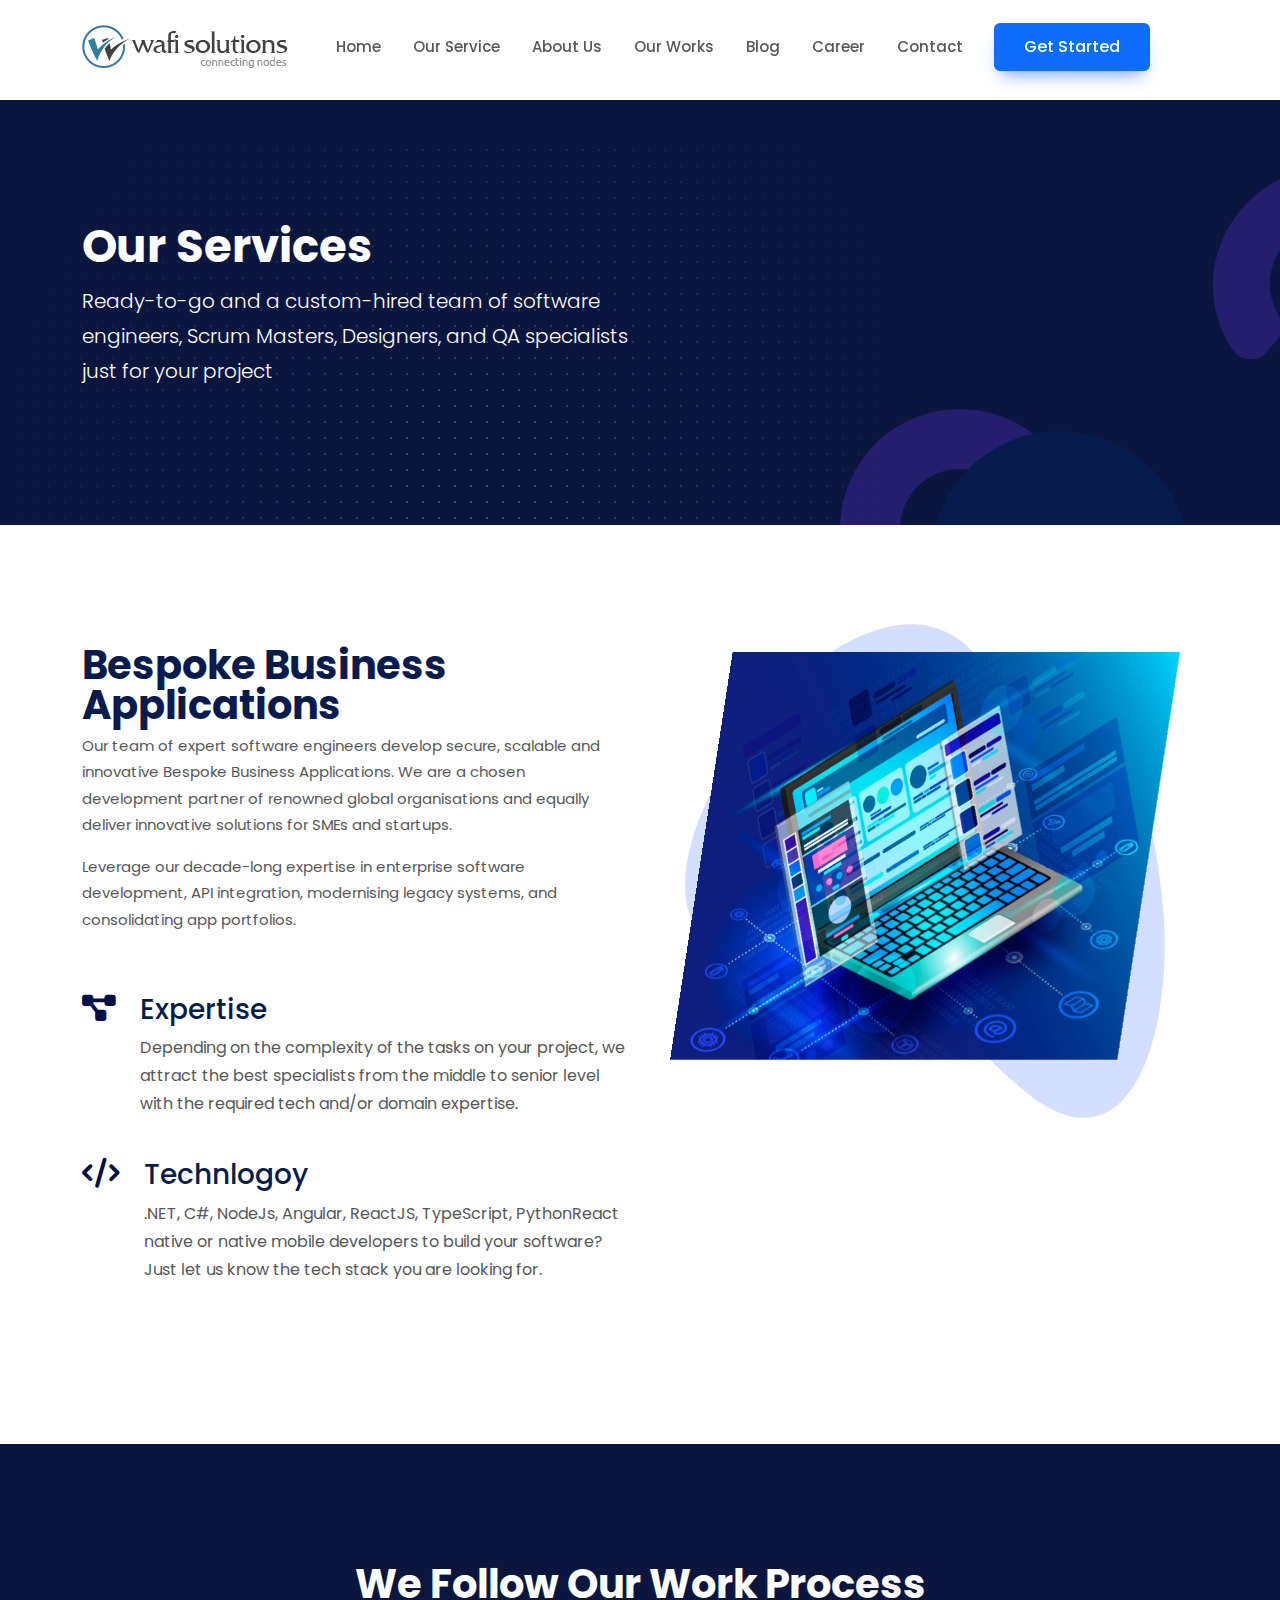
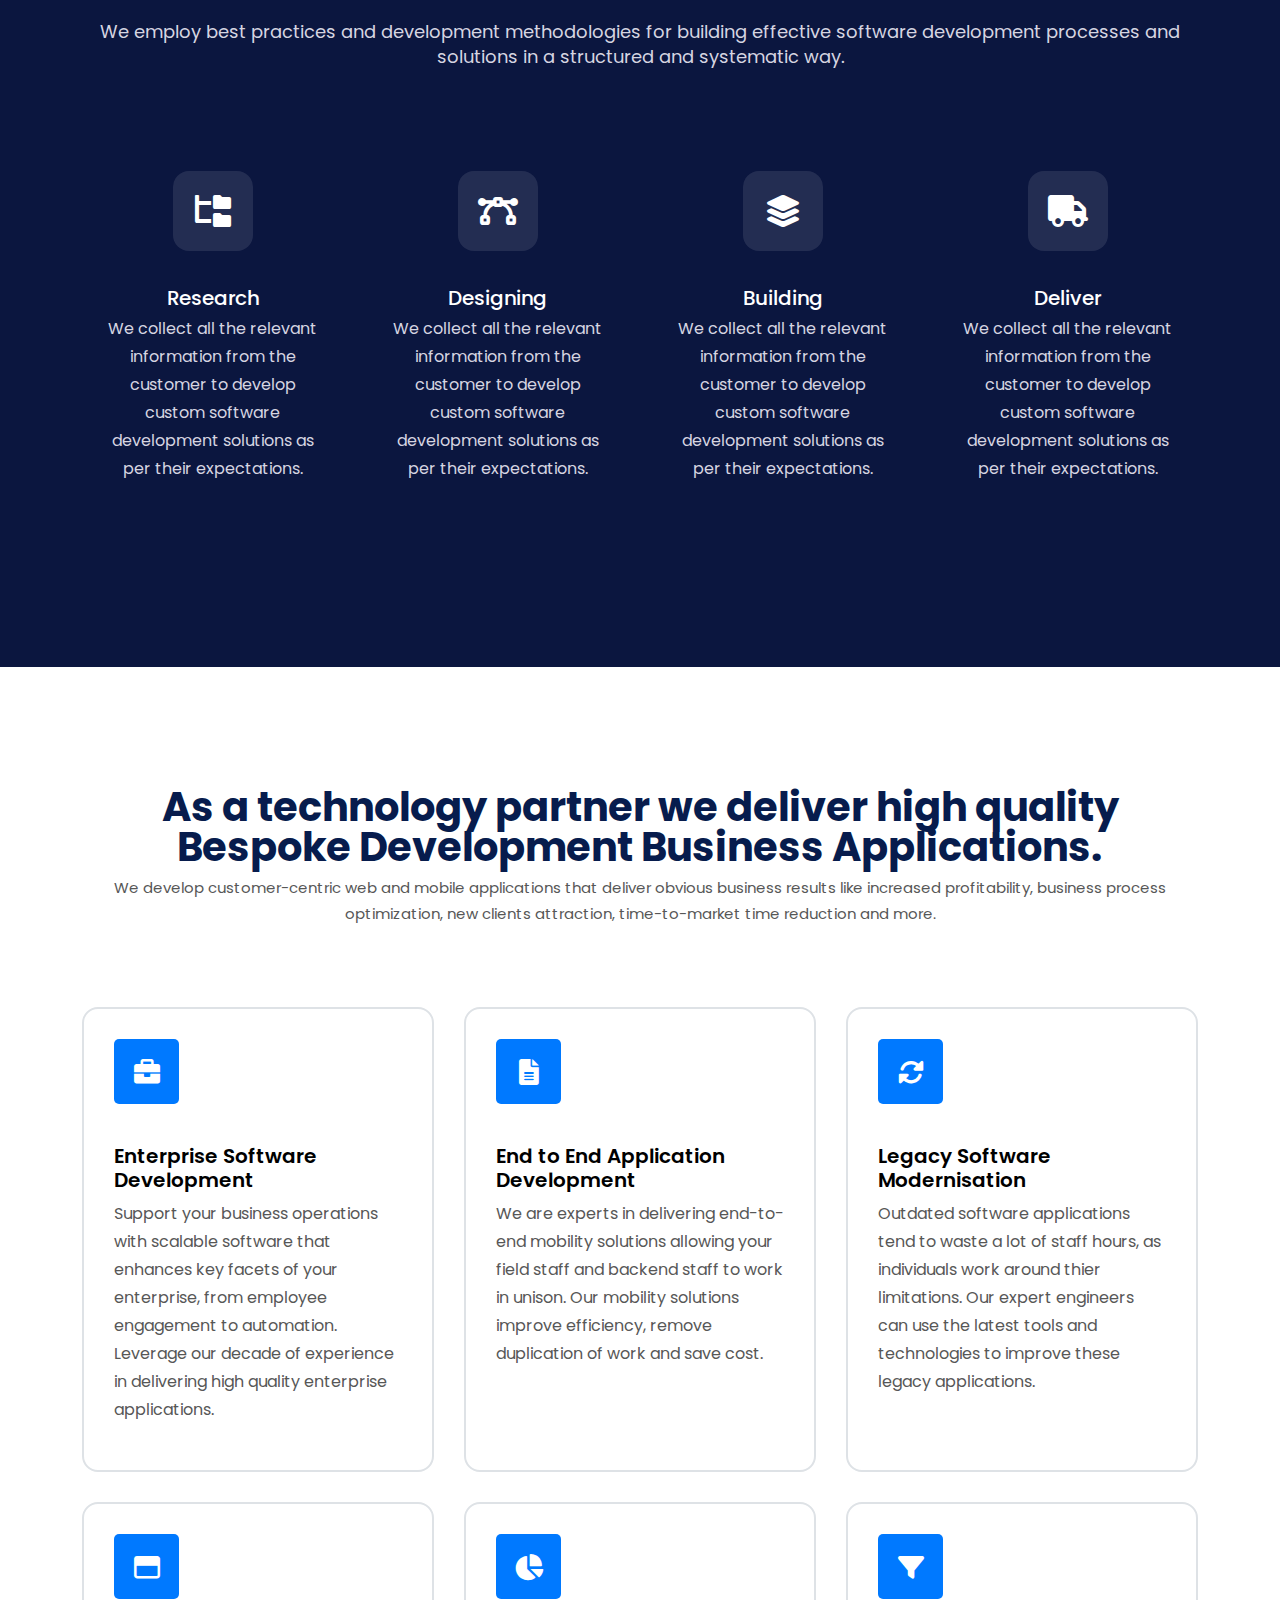
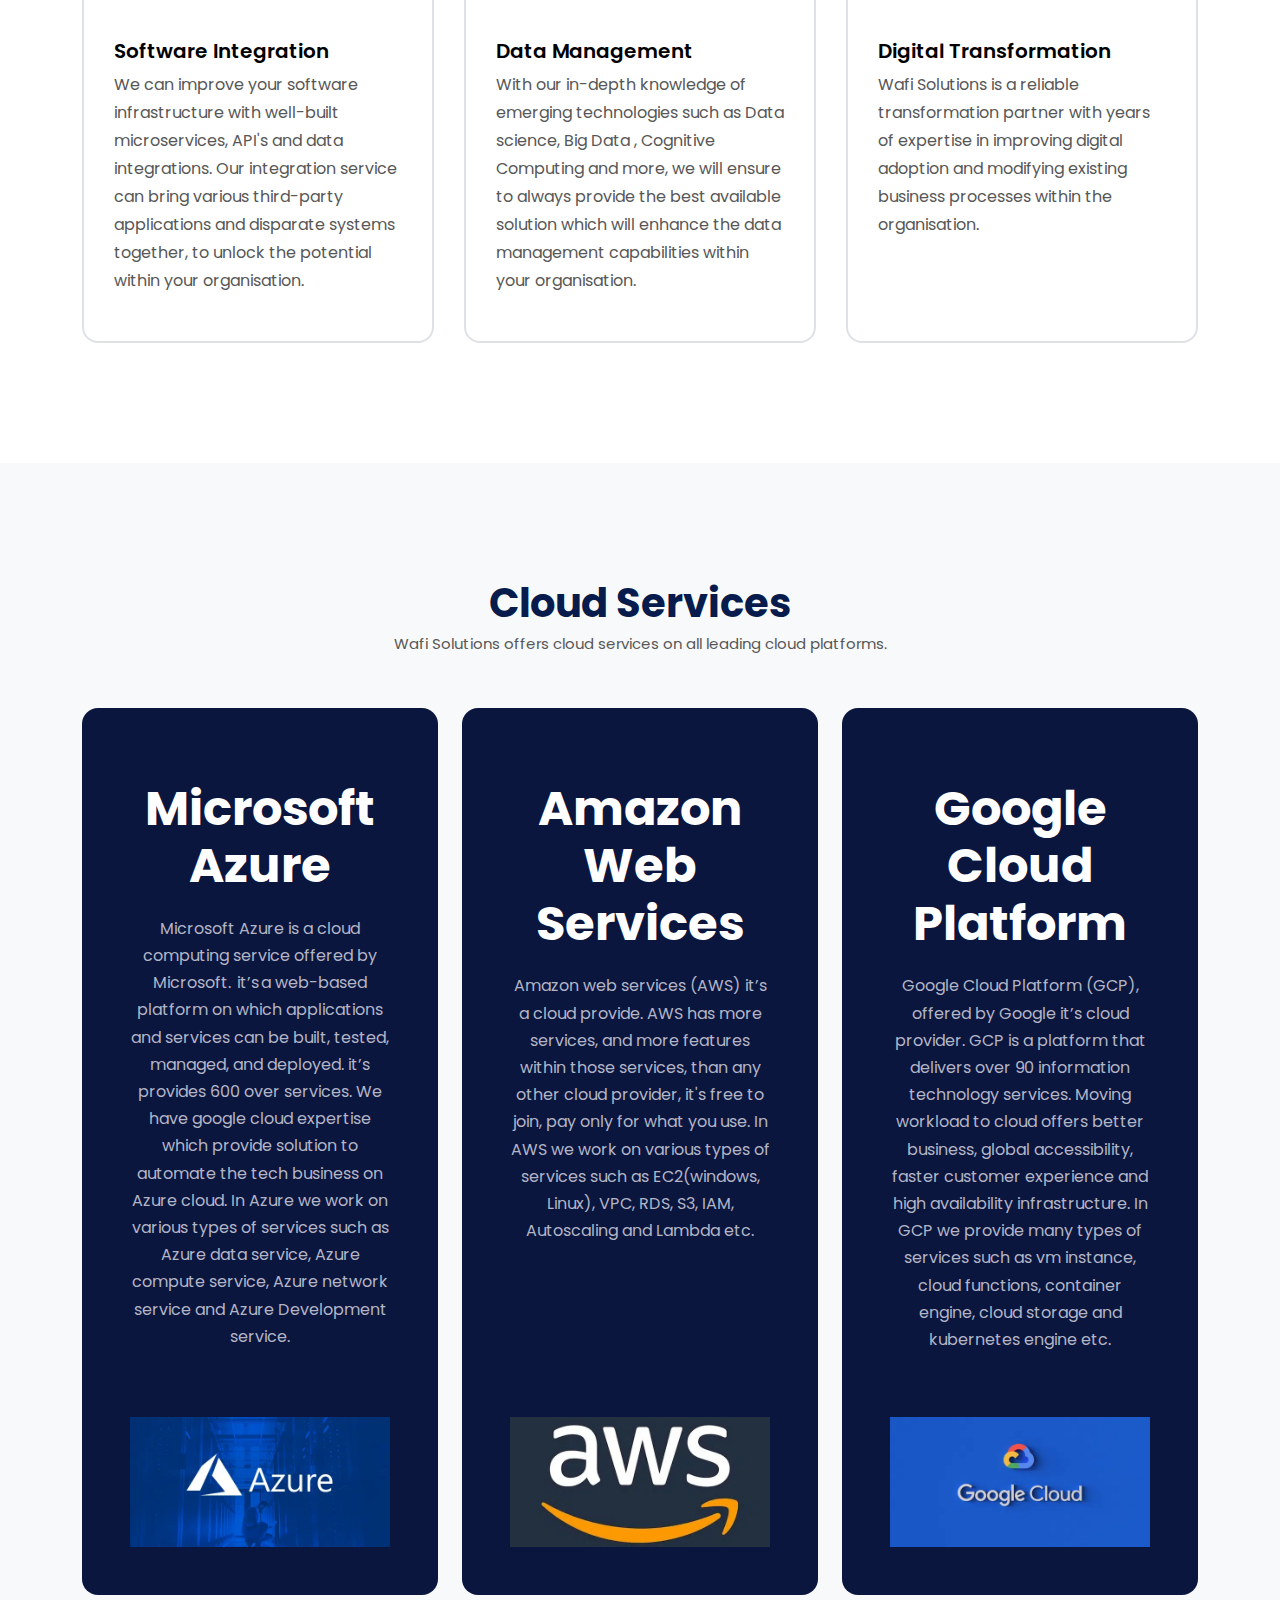
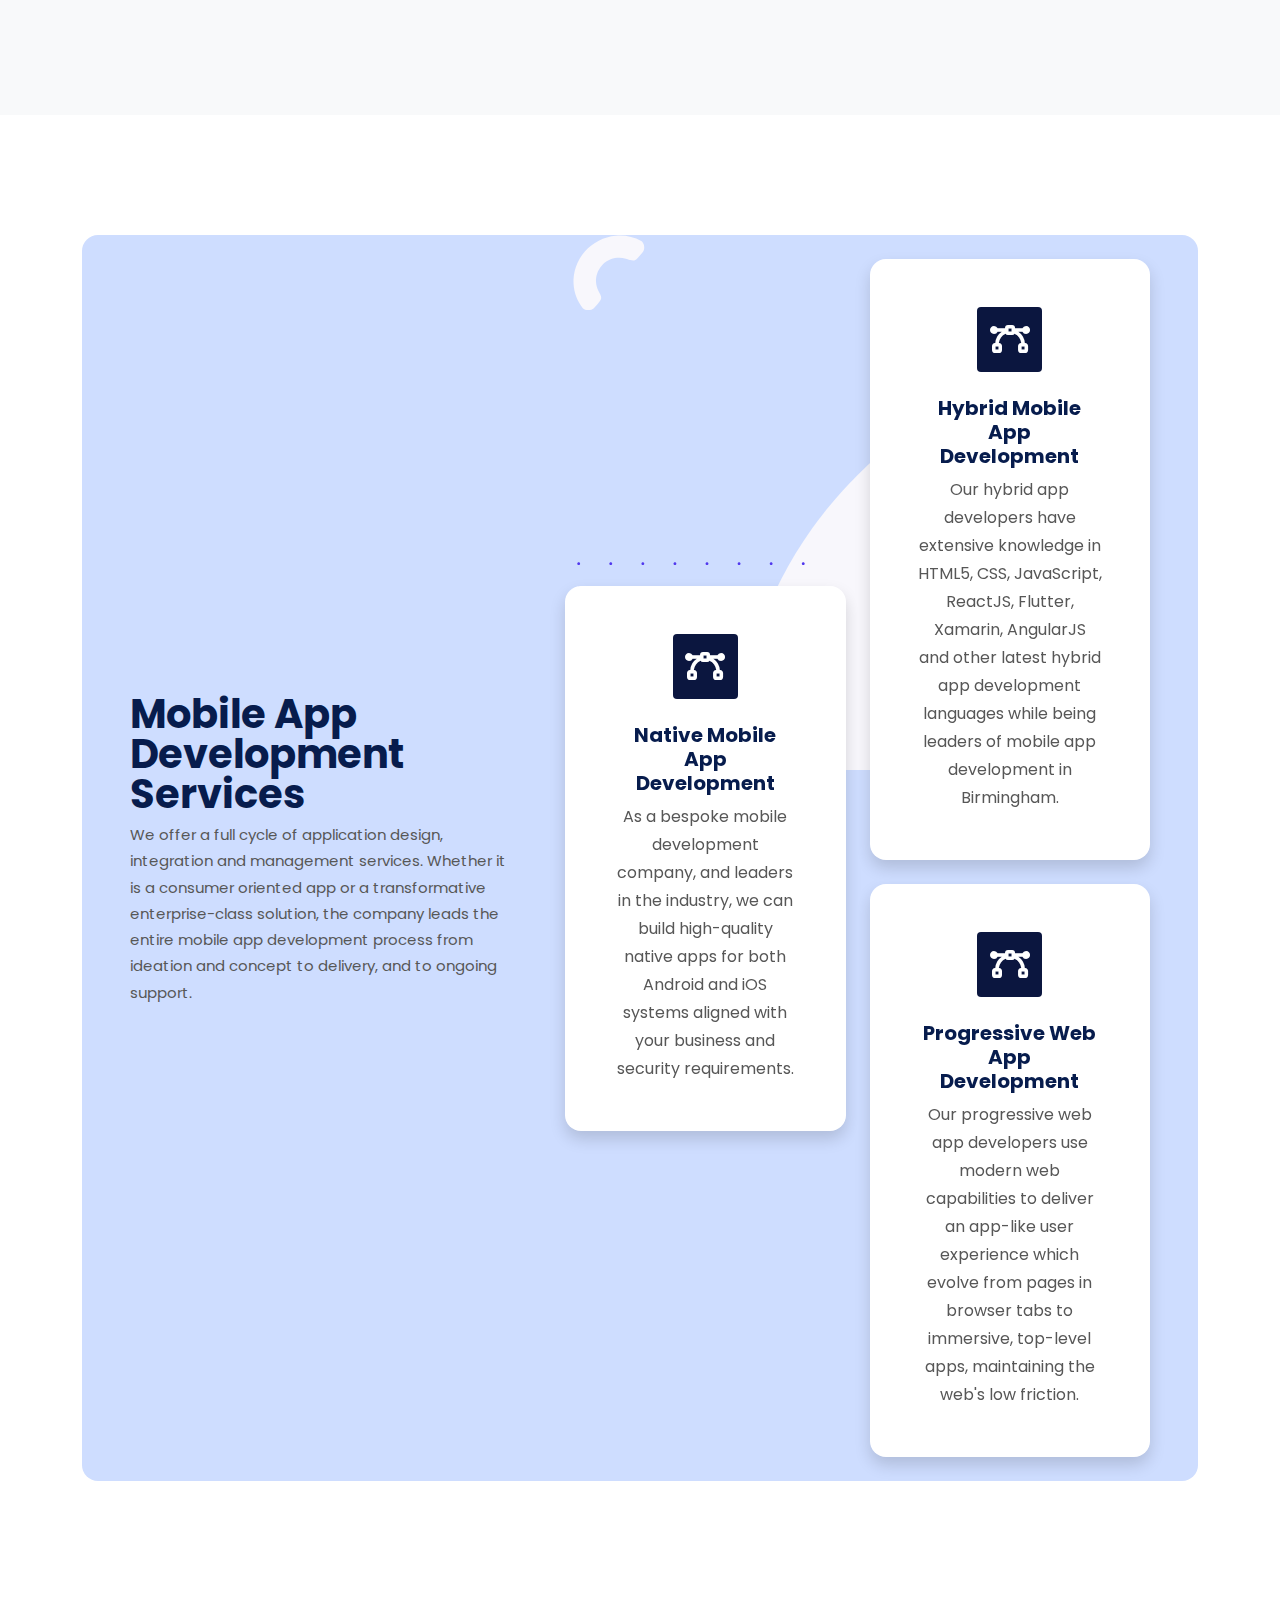
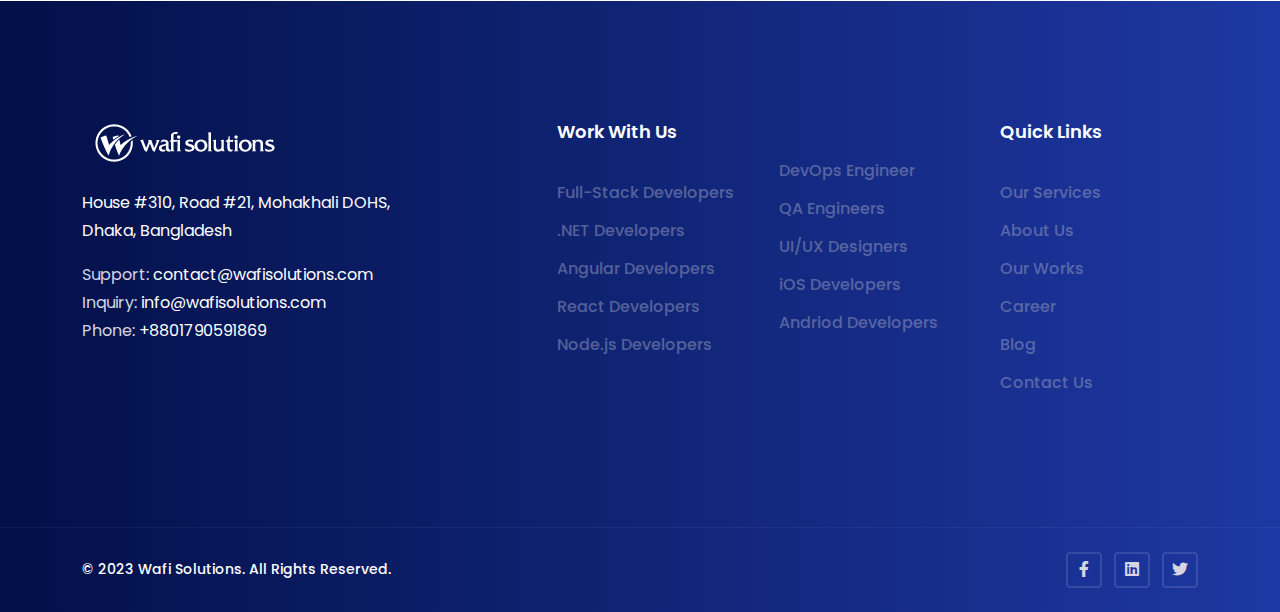
<file: our-services.html>
<!DOCTYPE html>
<html lang="en">
<head>
    <meta charset="UTF-8">
    <meta name="viewport" content="width=device-width, initial-scale=1.0">
    <title>Awesome Digital Solution</title>

    <!-- favicon include here -->
    <link rel="icon" href="./images/logo/loading-img.png" type="image/png" sizes="16x16">

    <!-- font-awesome icon main css files -->
    <link rel="stylesheet" href="./css/all.css">

    <!-- bootstrap main css files -->
    <link rel="stylesheet" href="./css/bootstrap.min.css">
    <!-- <link href="https://cdn.jsdelivr.net/npm/bootstrap@5.0.2/dist/css/bootstrap.min.css" rel="stylesheet" integrity="sha384-EVSTQN3/azprG1Anm3QDgpJLIm9Nao0Yz1ztcQTwFspd3yD65VohhpuuCOmLASjC" crossorigin="anonymous"> -->


    <!-- AOS-main-css-file -->
    <link rel="stylesheet" href="./css/aos.css">
    
    <!-- magnific-popup-css-file -->
    <link rel="stylesheet" href="./css/magnific-popup.css">

    <!-- owl carousel main css file -->
    <link rel="stylesheet" href="./css/owl.carousel.css">

    <!-- owl carousel theme default main css file -->
    <link rel="stylesheet" href="./css/owl.theme.default.min.css">

    <!-- Main Style CSS Files -->
    <link rel="stylesheet" href="./css/style.css">

    <!-- Main Style CSS Files -->
    <link rel="stylesheet" href="./css/responsive.css">
    
</head>
<body>

    <!-- preloader section start -->
    <div id="preloader">
        <div class="preloader-wrap">
            <img src="./images/logo/loading-img.png" alt="preloader">
            <div class="loading-bar"></div>
        </div>
    </div>
    <!-- preloader section end -->


    <!-- main div start -->
    <div class="main-wapper">
        <!-- header part start -->
        <header class="main-header w-100">
            <nav class="navbar navbar-expand-xl navbar-light sticky-header">
                <div class="container d-flex align-items-center justify-content-lg-between position-relative">
                    <!-- brand logo -->
                    <a href="/" class="navbar-brand d-flex align-items-center mb-md-0 text-decoration-none">
                        <img class="img-fluid logo-color" src="./images/logo/logo.png" alt="logo">
                    </a>

                    <!-- offcanvaswithbackdrop button start -->
                    <a class="navbar-toggler offRight position-absolute right-0 border-0" href="#offcanvasWithBackdrop" role="button">
                        <span class="navbar-toggler-icon"
                              data-bs-toggle="offcanvas"
                              data-bs-target="#offcanvasWithBackdrop"
                              aria-controls="offcanvasWithBackdrop">
                        </span>
                    </a>
                    <div class="clearfix"></div>
                    <!-- offcanvaswithbackdrop button end -->

                    <!-- header main menu start -->
                    <div class="collapse navbar-collapse justify-content-center">
                        <ul class="nav col-12 col-md-auto justify-content-center main-menu">
                            <li><a href="index.html" class="nav-link">Home</a></li>
                            <li><a href="our-services.html" class="nav-link">Our Service</a></li>
                            <li><a href="about.html" class="nav-link">About Us</a></li>
                            <li><a href="works.html" class="nav-link">Our Works</a></li>
                            <li><a href="blog.html" class="nav-link">Blog</a></li>
                            <li><a href="career.html" class="nav-link">Career</a></li>
                            <li><a href="contact.html" class="nav-link">Contact</a></li>
                        </ul>
                    </div>
                    <!-- header main menu end -->

                    <!-- get start button start -->
                    <div class="action-btns text-end me-5 me-lg-0 d-none d-md-block d-lg-block">
                        <a href="" class="btn btn-primary">Get Started</a>
                    </div>
                    <!-- get start button end -->

                    <!-- offcanvaswithbackdrop menu start -->
                    <div class="offcanvas offcanvas-end" id="offcanvasWithBackdrop">
                        <!-- offcanvs header start-->
                        <div class="offcanvas-header d-flex align-items-center mt-4">
                            <!-- offcanvas logo -->
                            <a href="index.html" class="d-flex align-items-center mb-md-0 text-decoration-none">
                                <img class="img-fluid ps-2" src="./images/logo/logo.png" alt="logo">
                            </a>
                            <!-- offcanvs close button -->
                            <button type="button" class="close-btn text-danger" data-bs-dismiss="offcanvas" aria-label="Close">
                                <i class="fa-solid fa-xmark"></i>
                            </button>
                        </div>
                        <!-- offcanvs header end-->

                         <!-- offcanvs body start-->
                         <div class="offcanvas-body">
                            <!-- main menu start -->
                            <ul class="nav col-12 col-md-auto justify-content-center main-menu">
                                <li><a href="index.html" class="nav-link">Home</a></li>
                                <li><a href="our-services.html" class="nav-link">Our Service</a></li>
                                <li><a href="about.html" class="nav-link">About Us</a></li>
                                <li><a href="works.html" class="nav-link">Our Works</a></li>
                                <li><a href="blog.html" class="nav-link">Blog</a></li>
                                <li><a href="career.html" class="nav-link">Career</a></li>
                                <li><a href="contact.html" class="nav-link">Contact</a></li>
                            </ul>
                            <!-- main menu end -->

                            <!-- get start button start -->
                            <div class="action-btns mt-4 ps-3">
                                <a href="" class="btn btn-primary">Get Started</a>
                            </div>
                            <!-- get start button end -->
                         </div>
                         <!-- offcanvs body end-->
                    </div>
                    <!-- offcanvaswithbackdrop menu end -->

                </div>                
            </nav>
        </header>
        <!-- header part end -->


        <!-- page header section start -->
        <section class="page-header position-relative overflow-hidden ptb-120 bg-dark" style="background: url('./images/page-header-bg.svg') no-repeat bottom left;">
            <div class="container">
                <div class="row">
                    <div class="col-lg-6 col-md-12">
                        <h1 class="display-5 fw-bold">Our Services</h1>
                        <p class="lead">Ready-to-go and a custom-hired team of software engineers, Scrum Masters, Designers, and QA specialists just for your project </p>
                    </div>
                </div>
                <div class="bg-circle rounded-circle"></div>
            </div>
        </section>
        <!-- page header section end -->


        <!-- feature section start -->
        <section class="fuature-section ptb-120">
            <div class="container">
                <div class="row justify-content-center align-item-center">
                    <div class="col-lg-6 col-md-12">
                        <div class="section-title">
                            <h2>Bespoke Business Applications </h2>
                            <p>Our team of expert software engineers develop secure, scalable and innovative Bespoke Business Applications. We are a chosen development partner of renowned global organisations and equally deliver innovative solutions for SMEs and startups. </p>
                            <p>Leverage our decade-long expertise in enterprise software development, API integration, modernising legacy systems, and consolidating app portfolios. </p>
                        </div>
                        <!-- single feature item -->
                        <div class="single-fuature d-flex mt-5 mt-lg-0">
                            <div class="fuature-icon">
                                <i class="fa-solid fa-diagram-project"></i>
                            </div>
                            <div class="fuature-info ms-4 mb-4">
                                <h3>Expertise</h3>
                                <p>Depending on the complexity of the tasks on your project, we attract the best specialists from the middle to senior level with the required tech and/or domain expertise. </p>
                            </div>
                        </div>
                        <!-- single feature item -->
                        <div class="single-fuature d-flex mt-5 mt-lg-0">
                            <div class="fuature-icon">
                                <i class="fa-solid fa-code"></i>
                            </div>
                            <div class="fuature-info ms-4 mb-4">
                                <h3>Technlogoy</h3>
                                <p>.NET, C#, NodeJs, Angular, ReactJS, TypeScript, PythonReact native or native mobile developers to build your software? Just let us know the tech stack you are looking for. </p>
                            </div>
                        </div>
                    </div>
                    <div class="col-lg-6 col-md-8">
                        <div class="feature-shape-img position-relative mt-5 mt-lg-0">
                            <div class="img-bg-shape position-absolute">
                                <img src="./images/shape.svg" alt="shape">
                            </div>
                            <img class="img-fluid feature-right-img" src="./images/dashkit.jpg" alt="dashkit">
                        </div>
                    </div>
                </div>
            </div>
        </section>

        <!-- feature section end -->



        <!-- work process section start -->
        <section class="work-process ptb-120 bg-dark text-white">
            <div class="container">
                <div class="row justify-content-center">
                   <div class="col-md-12">
                        <div class="section-title text-center">
                            <h2>We Follow Our Work Process</h2>
                            <p>We employ best practices and development methodologies for building effective software development processes and solutions in a structured and systematic way.</p>
                        </div>
                   </div>
                </div>
                <div class="row justify-content-center">
                    <!-- single work-process start -->
                    <div class="col-lg-3 col-md-6">
                        <div class="process-card-two text-center px-4 py-5 mt-4 rounded-custom">
                            <div class="process-icon bg-custom-light rounded-custom p-3">
                                <i class="fa-solid fa-folder-tree"></i>
                            </div>
                            <h3>Research</h3>
                            <p>We collect all the relevant information from the customer to develop custom software development solutions as per their expectations.</p>
                        </div>
                    </div>
                    <div class="col-lg-3 col-md-6">
                        <div class="process-card-two text-center px-4 py-5 mt-4 rounded-custom">
                            <div class="process-icon bg-custom-light rounded-custom p-3">
                                <i class="fa-solid fa-bezier-curve"></i>
                            </div>
                            <h3>Designing</h3>
                            <p>We collect all the relevant information from the customer to develop custom software development solutions as per their expectations.</p>
                        </div>
                    </div>
                    <div class="col-lg-3 col-md-6">
                        <div class="process-card-two text-center px-4 py-5 mt-4 rounded-custom">
                            <div class="process-icon  bg-custom-light rounded-custom p-3">
                                <i class="fa-solid fa-layer-group"></i>
                            </div>
                            <h3>Building</h3>
                            <p>We collect all the relevant information from the customer to develop custom software development solutions as per their expectations.</p>
                        </div>
                    </div>
                    <div class="col-lg-3 col-md-6">
                        <div class="process-card-two text-center px-4 py-5 mt-4 rounded-custom">
                            <div class="process-icon bg-custom-light rounded-custom p-3">
                                <i class="fa-solid fa-truck"></i>
                            </div>
                            <h3>Deliver</h3>
                            <p>We collect all the relevant information from the customer to develop custom software development solutions as per their expectations.</p>
                        </div>
                    </div>
                </div>
            </div>
        </section>
        <!-- work process section end -->


        <!-- service section start -->
        <section class="service-section ptb-120">
            <div class="container">
                <div class="row justify-contnet-center">
                    <div class="col-md-12">
                        <div class="section-title text-center">
                            <h2>As a technology partner we deliver high quality Bespoke Development Business Applications. </h2>
                            <p>We develop customer-centric web and mobile applications that deliver obvious business results like increased profitability, business process optimization, new clients attraction, time-to-market time reduction and more.</p>
                        </div>
                    </div>
                </div>
                <div class="row">
                    <div class="col-12">
                        <!-- servcie grid start -->
                        <div class="service-grid">
                            <!-- single service card start -->
                            <div class="service-card border border-2 rounded-custom">
                                <div class="service-icon">
                                    <i class="fa-solid fa-briefcase"></i>
                                </div>
                                <div class="service-content">
                                    <h2>Enterprise Software Development</h2>
                                    <p>Support your business operations with scalable software that enhances key facets of your enterprise, from employee engagement to automation. Leverage our decade of experience in delivering high quality enterprise applications.</p>
                                </div>
                            </div>
                            <div class="service-card border border-2 rounded-custom">
                                <div class="service-icon">
                                    <i class="fa-solid fa-file-lines"></i>
                                </div>
                                <div class="service-content">
                                    <h2>End to End Application Development</h2>
                                    <p>We are experts in delivering end-to-end mobility solutions allowing your field staff and backend staff to work in unison. Our mobility solutions improve efficiency, remove duplication of work and save cost. </p>
                                </div>
                            </div>
                            <div class="service-card border border-2 rounded-custom">
                                <div class="service-icon">
                                    <i class="fa-solid fa-rotate"></i>
                                </div>
                                <div class="service-content">
                                    <h2>Legacy Software Modernisation</h2>
                                    <p>Outdated software applications tend to waste a lot of staff hours, as individuals work around thier limitations. Our expert engineers can use the latest tools and technologies to improve these legacy applications. </p>
                                </div>
                            </div>
                            <div class="service-card border border-2 rounded-custom">
                                <div class="service-icon">
                                    <i class="fa-regular fa-window-maximize"></i>
                                </div>
                                <div class="service-content">
                                    <h2>Software Integration</h2>
                                    <p>We can improve your software infrastructure with well-built microservices, API's and data integrations. Our integration service can bring various third-party applications and disparate systems together, to unlock the potential within your organisation. </p>
                                </div>
                            </div>
                            <div class="service-card border border-2 rounded-custom">
                                <div class="service-icon">
                                    <i class="fa-solid fa-chart-pie"></i>
                                </div>
                                <div class="service-content">
                                    <h2>Data Management</h2>
                                    <p>With our in-depth knowledge of emerging technologies such as Data science, Big Data , Cognitive Computing and more, we will ensure to always provide the best available solution which will enhance the data management capabilities within your organisation. </p>
                                </div>
                            </div>
                            <div class="service-card border border-2 rounded-custom">
                                <div class="service-icon">
                                    <i class="fa-solid fa-filter"></i>
                                </div>
                                <div class="service-content">
                                    <h2>Digital Transformation</h2>
                                    <p>Wafi Solutions is a reliable transformation partner with years of expertise in improving digital adoption and modifying existing business processes within the organisation.</p>
                                </div>
                            </div>
                        </div>
                        <!-- servcie grid end -->
                    </div>
                </div>
            </div>
        </section>
        <!-- service section end -->


        <!-- promo Section Start -->
        <section class="promo-section bg-light ptb-120">
            <div class="container">
                <div class="row justify-content-center">
                    <div class="col-lg-6 col-md-10">
                        <div class="section-title text-center">
                            <h2>Cloud Services</h2>
                            <p>Wafi Solutions offers cloud services on all leading cloud platforms.</p>
                        </div>
                    </div>
                </div>
                <div class="row">
                    <div class="col-lg-4 col-md-6 mt-4 mt-lg-0">
                        <div class="bg-dark p-5 text-center h-100 rounded-custom d-flex flex-column">
                            <div class="promo-card-info mb-4">
                                <h2 class="display-5 fw-bold mt-4">Microsoft Azure</h2>
                                <p>Microsoft Azure is a cloud computing service offered by Microsoft.  it’s a web-based platform on which applications and services can be built, tested, managed, and deployed. it’s provides 600 over services. We have google cloud expertise which provide solution to automate the tech business on Azure cloud. In Azure we work on various types of services such as Azure data service, Azure compute service, Azure network service and Azure Development service. </p>
                            </div>
                            <div class="mt-auto">
                                <img class="w-100" src="./images/clients/azure.webp" alt="clients">
                            </div>
                        </div>
                    </div>
                    <div class="col-lg-4 col-md-6 mt-4 mt-lg-0">
                        <div class="bg-dark p-5 text-center h-100 rounded-custom d-flex flex-column">
                            <div class="promo-card-info mb-4">
                                <h2 class="display-5 fw-bold mt-4">Amazon Web Services </h2>
                                <p>Amazon web services (AWS) it’s a cloud provide. AWS has more services, and more features within those services, than any other cloud provider, it's free to join, pay only for what you use. In AWS we work on various types of services such as EC2(windows, Linux), VPC, RDS, S3, IAM, Autoscaling and Lambda etc. </p>
                            </div>
                            <div class="mt-auto">
                                <img class="w-100" src="./images/clients/aws.webp" alt="clients">
                            </div>
                        </div>
                    </div>
                    <div class="col-lg-4 col-md-6 mt-4 mt-lg-0">
                        <div class="bg-dark p-5 text-center h-100 rounded-custom d-flex flex-column">
                            <div class="promo-card-info mb-4">
                                <h2 class="display-5 fw-bold mt-4">Google Cloud Platform</h2>
                                <p>Google Cloud Platform (GCP), offered by Google it’s cloud provider. GCP is a platform that delivers over 90 information technology services. Moving workload to cloud offers better business, global accessibility, faster customer experience and high availability infrastructure. In GCP we provide many types of services such as vm instance, cloud functions, container engine, cloud storage and kubernetes engine etc. </p>
                            </div>
                            <div class="mt-auto">
                                <img class="w-100" src="./images/clients/googlecloud.webp" alt="clients">
                            </div>
                        </div>
                    </div>
                </div>
            </div>
        </section>
        <!-- promo Section End -->

        <!-- feature section start -->
        <section class="feature-section ptb-120">
            <div class="container">
                <div class="feature-color bg-primary-soft px-5 rounded-custom position-relative">
                    <div class="row align-items-center justify-content-between">
                        <div class="col-lg-5 col-md-12">
                            <div class="feature-content-wrap section-title pe-lg-4 ptb-60 p-lg-0 mb-5 mb-lg-0">
                                <h2>Mobile App Development Services</h2>
                                <p>We offer a full cycle of application design, integration and management services. Whether it is a consumer oriented app or a transformative enterprise-class solution, the company leads the entire mobile app development process from ideation and concept to delivery, and to ongoing support.</p>
                            </div>
                        </div>
                        <div class="col-lg-7 col-md-12">
                            <div class="row align-items-center justify-content-center position-relative mt--100 z-2">
                                <div class="col-md-6">
                                    <div class="cta-card rounded-custom text-center shadow p-5 bg-white my-4">
                                        <div class="feature-icon d-inline-block bg-dark rounded mb-4">
                                            <i class="fa-solid fa-bezier-curve"></i>
                                        </div>
                                        <h3 class="h5 fw-bold">Native Mobile App Development</h3>
                                        <p class="mb-0">As a bespoke mobile development company, and leaders in the industry, we can build high-quality native apps for both Android and iOS systems aligned with your business and security requirements.</p>
                                    </div>
                                </div>
                                <div class="col-md-6">
                                    <div class="cta-card rounded-custom text-center shadow p-5 bg-white my-4">
                                        <div class="feature-icon d-inline-block bg-dark rounded mb-4">
                                            <i class="fa-solid fa-bezier-curve"></i>
                                        </div>
                                        <h3 class="h5 fw-bold">Hybrid Mobile App Development</h3>
                                        <p class="mb-0">Our hybrid app developers have extensive knowledge in HTML5, CSS, JavaScript, ReactJS, Flutter, Xamarin, AngularJS and other latest hybrid app development languages while being leaders of mobile app development in Birmingham. </p>
                                    </div>
                                    <div class="cta-card rounded-custom text-center shadow p-5 bg-white my-4">
                                        <div class="feature-icon d-inline-block bg-dark rounded mb-4">
                                            <i class="fa-solid fa-bezier-curve"></i>
                                        </div>
                                        <h3 class="h5 fw-bold">Progressive Web App Development</h3>
                                        <p class="mb-0">Our progressive web app developers use modern web capabilities to deliver an app-like user experience which evolve from pages in browser tabs to immersive, top-level apps, maintaining the web's low friction. </p>
                                    </div>
                                </div>
                                 <!--animated shape start-->
                                    <ul class="position-absolute animate-element parallax-element z--1">
                                        <li class="layer" data-depth="0.06">
                                            <img src="images/shape-bg-3.svg" alt="shape" class="img-fluid">
                                        </li>
                                    </ul>
                                <!--animated shape end-->
                            </div>
                        </div>
                    </div>
                </div>
            </div>
        </section>
        <!-- feature section end -->


        <!-- footer section start -->

        <footer class="footer-section">
            <!-- footer section top start -->
            <div class="footer-top  bg-gradient text-white ptb-120">
                <div class="container">
                    <div class="row justify-content-between">
                        <div class="col-md-8 col-lg-4 mb-md-4 mb-lg-0">
                            <div class="footer-single-col">
                                <div class="footer-single-col mb-4">
                                    <img src="./images/logo/logo-white.png" alt="logo" class="img-fluid logo-white">
                                </div>
                                <p> House #310, Road #21, Mohakhali DOHS, Dhaka, Bangladesh</p>
                                <div><span class="met_color">Support:</span> <a href="#" >contact@wafisolutions.com</a></div>
                                <div><span class="met_color">Inquiry:</span> <a href="#" >info@wafisolutions.com</a></div>
                                <div><span class="met_color">Phone:</span> +8801790591869</div>
                            </div>
                        </div>
                        <div class="col-md-12 col-lg-7 mt-4 mt-md-0 mt-lg-0">
                            <div class="row">
                                <div class="col-md-4 col-lg-4 mt-4 mt-md-0 mt-lg-0">
                                    <div class="footer-single-col">
                                        <h3>Work With Us</h3>
                                        <ul class="list-unstyled footer-nav-list mb-lg-0">
                                            <li><a href="#" class="text-decoration-none">Full-Stack Developers</a></li>
                                            <li><a href="#" class="text-decoration-none">.NET Developers</a></li>
                                            <li><a href="#" class="text-decoration-none">Angular Developers</a></li>
                                            <li><a href="#" class="text-decoration-none">React Developers</a></li>
                                            <li><a href="#" class="text-decoration-none">Node.js Developers</a></li>
                                        </ul>
                                    </div>
                                </div>
                                <div class="col-md-4 col-lg-4 mt-4 mt-md-0 mt-lg-0">
                                    <div class="footer-single-col">
                                        <h3></h3>
                                        <ul class="list-unstyled footer-nav-list mb-lg-0">
                                            <li><a href="#" class="text-decoration-none">DevOps Engineer</a></li>
                                            <li><a href="#" class="text-decoration-none">QA Engineers</a></li>
                                            <li><a href="#" class="text-decoration-none">UI/UX Designers</a></li>
                                            <li><a href="#" class="text-decoration-none">iOS Developers</a></li>
                                            <li><a href="#" class="text-decoration-none">Andriod Developers</a></li>
                                        </ul>
                                    </div>
                                </div>
                                <div class="col-md-4 col-lg-4 mt-4 mt-md-0 mt-lg-0">
                                    <div class="footer-single-col">
                                        <h3>Quick Links</h3>
                                        <ul class="list-unstyled footer-nav-list mb-lg-0">
                                            <li><a href="#" class="text-decoration-none">Our Services</a></li>
                                            <li><a href="#" class="text-decoration-none">About Us</a></li>
                                            <li><a href="#" class="text-decoration-none">Our Works</a></li>
                                            <li><a href="#" class="text-decoration-none">Career</a></li>
                                            <li><a href="#" class="text-decoration-none">Blog</a></li>
                                            <li><a href="#" class="text-decoration-none">Contact Us</a></li>
                                        </ul>
                                    </div>
                                </div>
                            </div>
                        </div>
                    </div>
                </div>
            </div>
            <!-- footer section top end -->

            <!-- footer bottom start -->
            <div class="footer-bottom  bg-gradient text-white py-4">
                <div class="container">
                    <div class="row justify-content-between align-items-center">
                        <div class="col-md-7 col-lg-7">
                            <div class="copyright-text">
                                <p class="mb-lg-0 mb-md-0">&copy; 2023 Wafi Solutions. All Rights Reserved.</p>
                            </div>
                        </div>
                        <div class="col-md-4 col-lg-4">
                            <div class="footer-single-col text-start text-lg-end text-md-end">
                                <ul class="list-unstyled list-inline footer-social-list mb-0">
                                    <li class="list-inline-item"><a href=#"><i class="fab fa-facebook-f"></i></a></li>
                                    <li class="list-inline-item"><a href="#"><i class="fab fa-linkedin"></i></a></li>
                                    <li class="list-inline-item"><a href="#"><i class="fab fa-twitter"></i></a></li>
                                </ul>
                            </div>
                        </div>
                    </div>
                </div>
            </div>
            <!-- footer bottom end -->
            
        </footer>
        <!-- footer section end -->
    </div>
    <!-- main div end -->


    <!-- Bootstrap js main file -->
    <script src="./js/jquery.min.js"></script>

    <!-- Bootstrap js main file -->
    <script src="./js/bootstrap.bundle.min.js"></script>
    <!-- <script src="https://cdn.jsdelivr.net/npm/bootstrap@5.0.2/dist/js/bootstrap.bundle.min.js" integrity="sha384-MrcW6ZMFYlzcLA8Nl+NtUVF0sA7MsXsP1UyJoMp4YLEuNSfAP+JcXn/tWtIaxVXM" crossorigin="anonymous"></script> -->

    <!-- AOS-main-JS-file -->
    <script src="./js/aos.js"></script>

    <!-- Parallax JS Main Plugin -->
    <script src="./js/parallax.min.js"></script>

     <!-- magnific-popup-js-file -->
    <script src="./js/jquery.magnific-popup.min.js"></script>

     <!-- owl carousel main js file -->
     <script src="./js/owl.carousel.min.js"></script>

    <!-- Custom JavaScript File -->
    <script src="./js/main.js"></script>

</body>
</html>
</file>
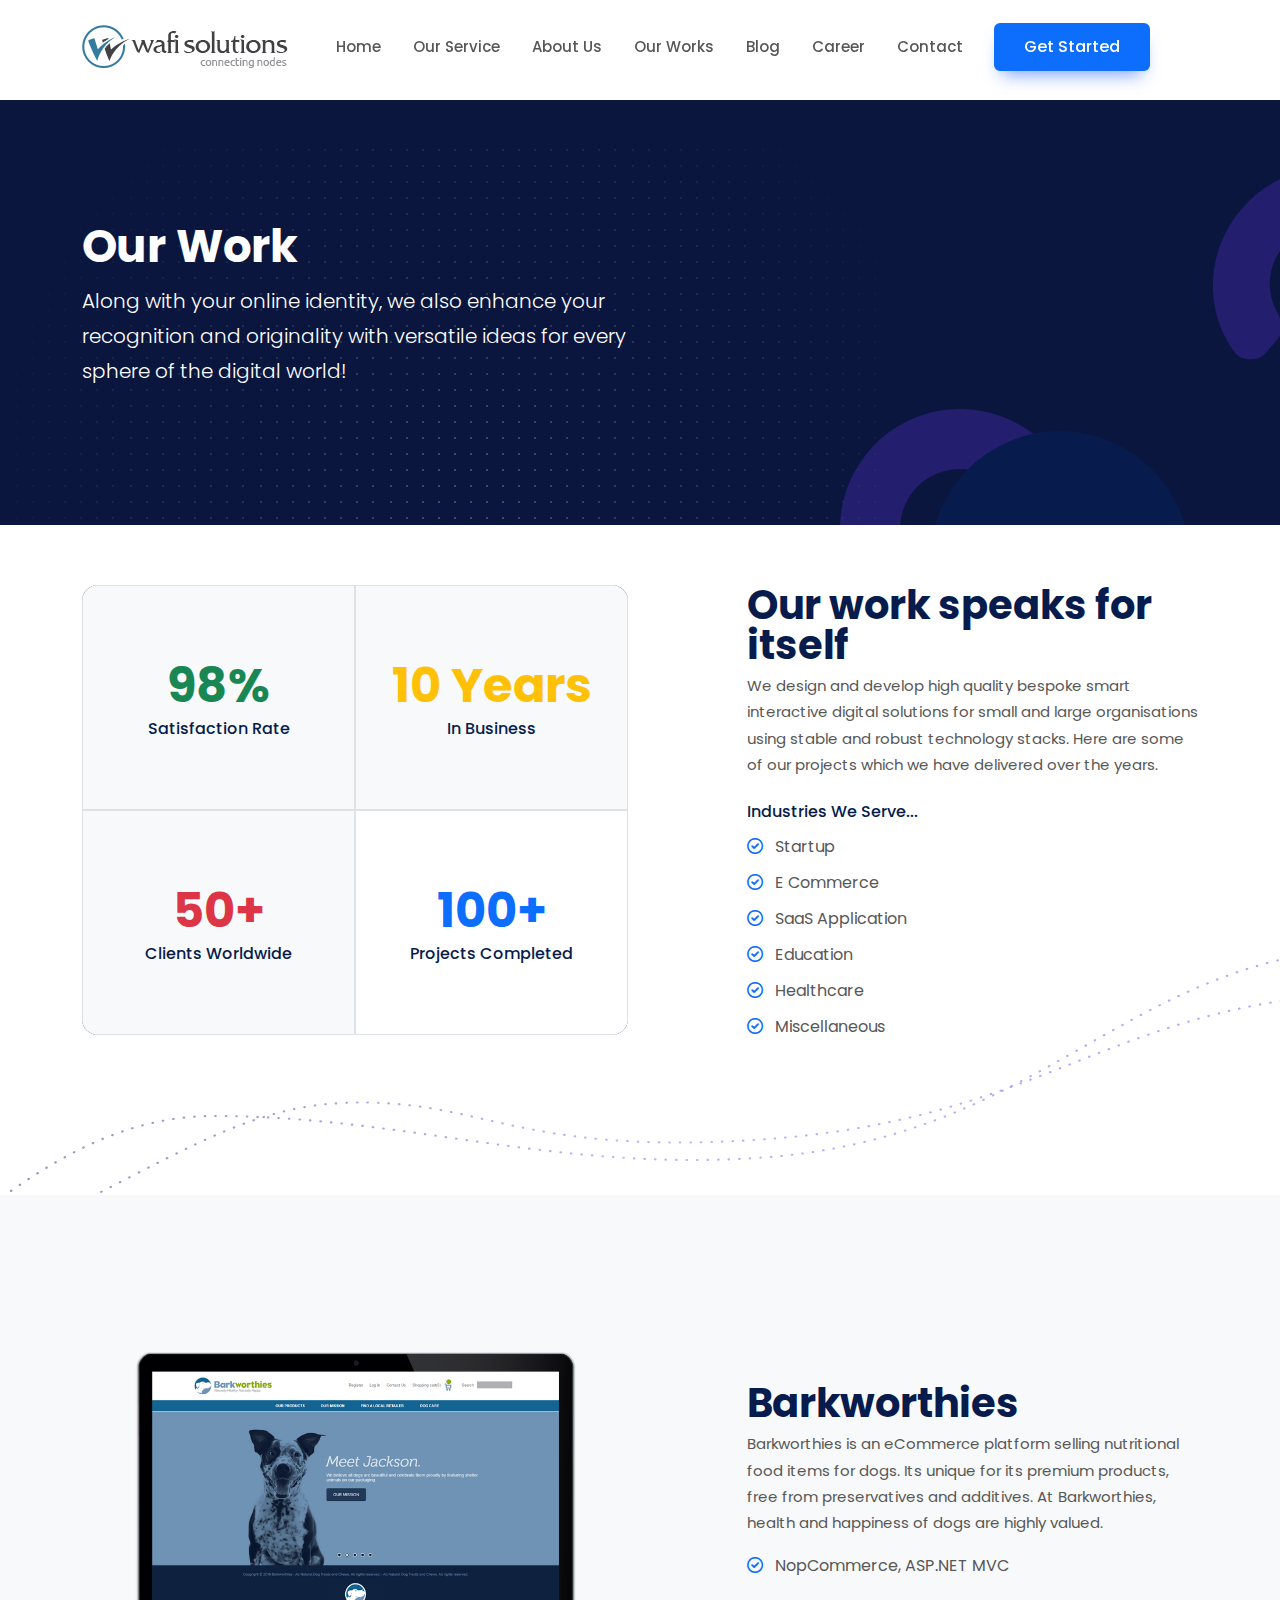
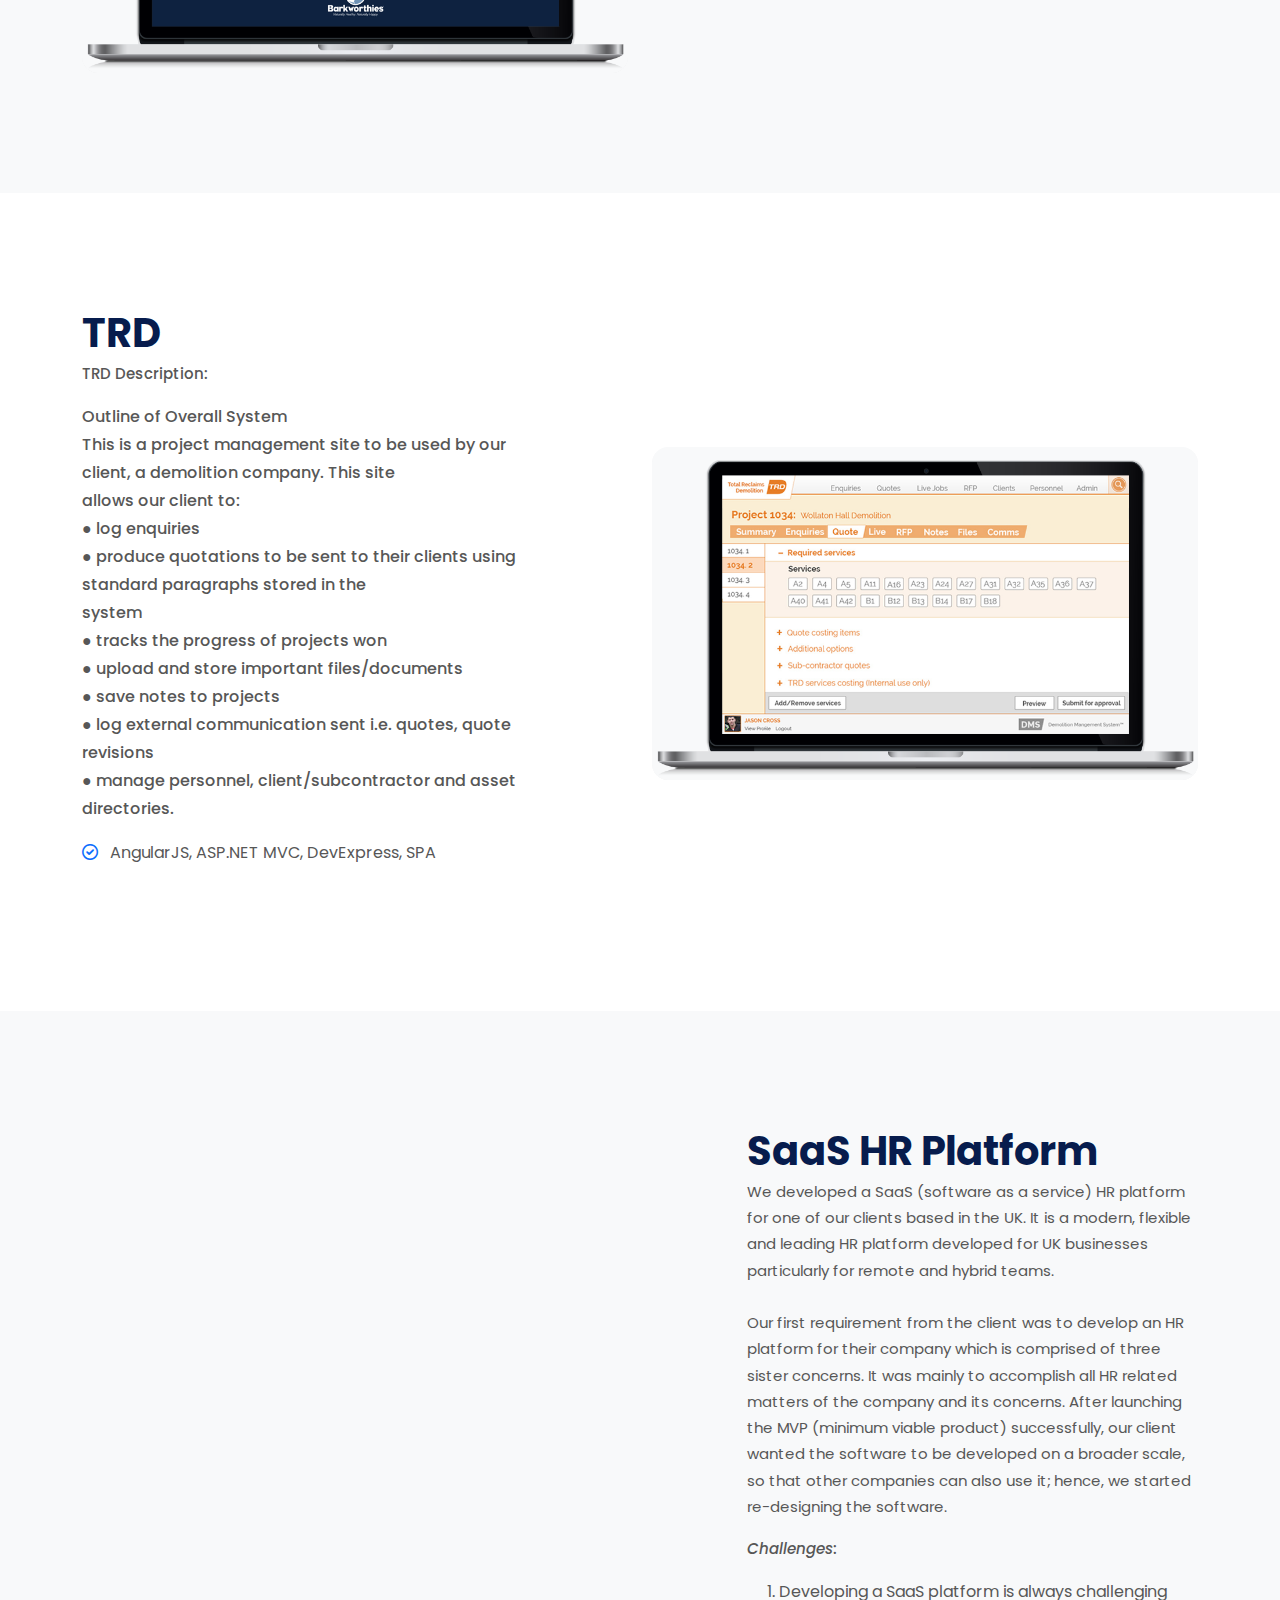
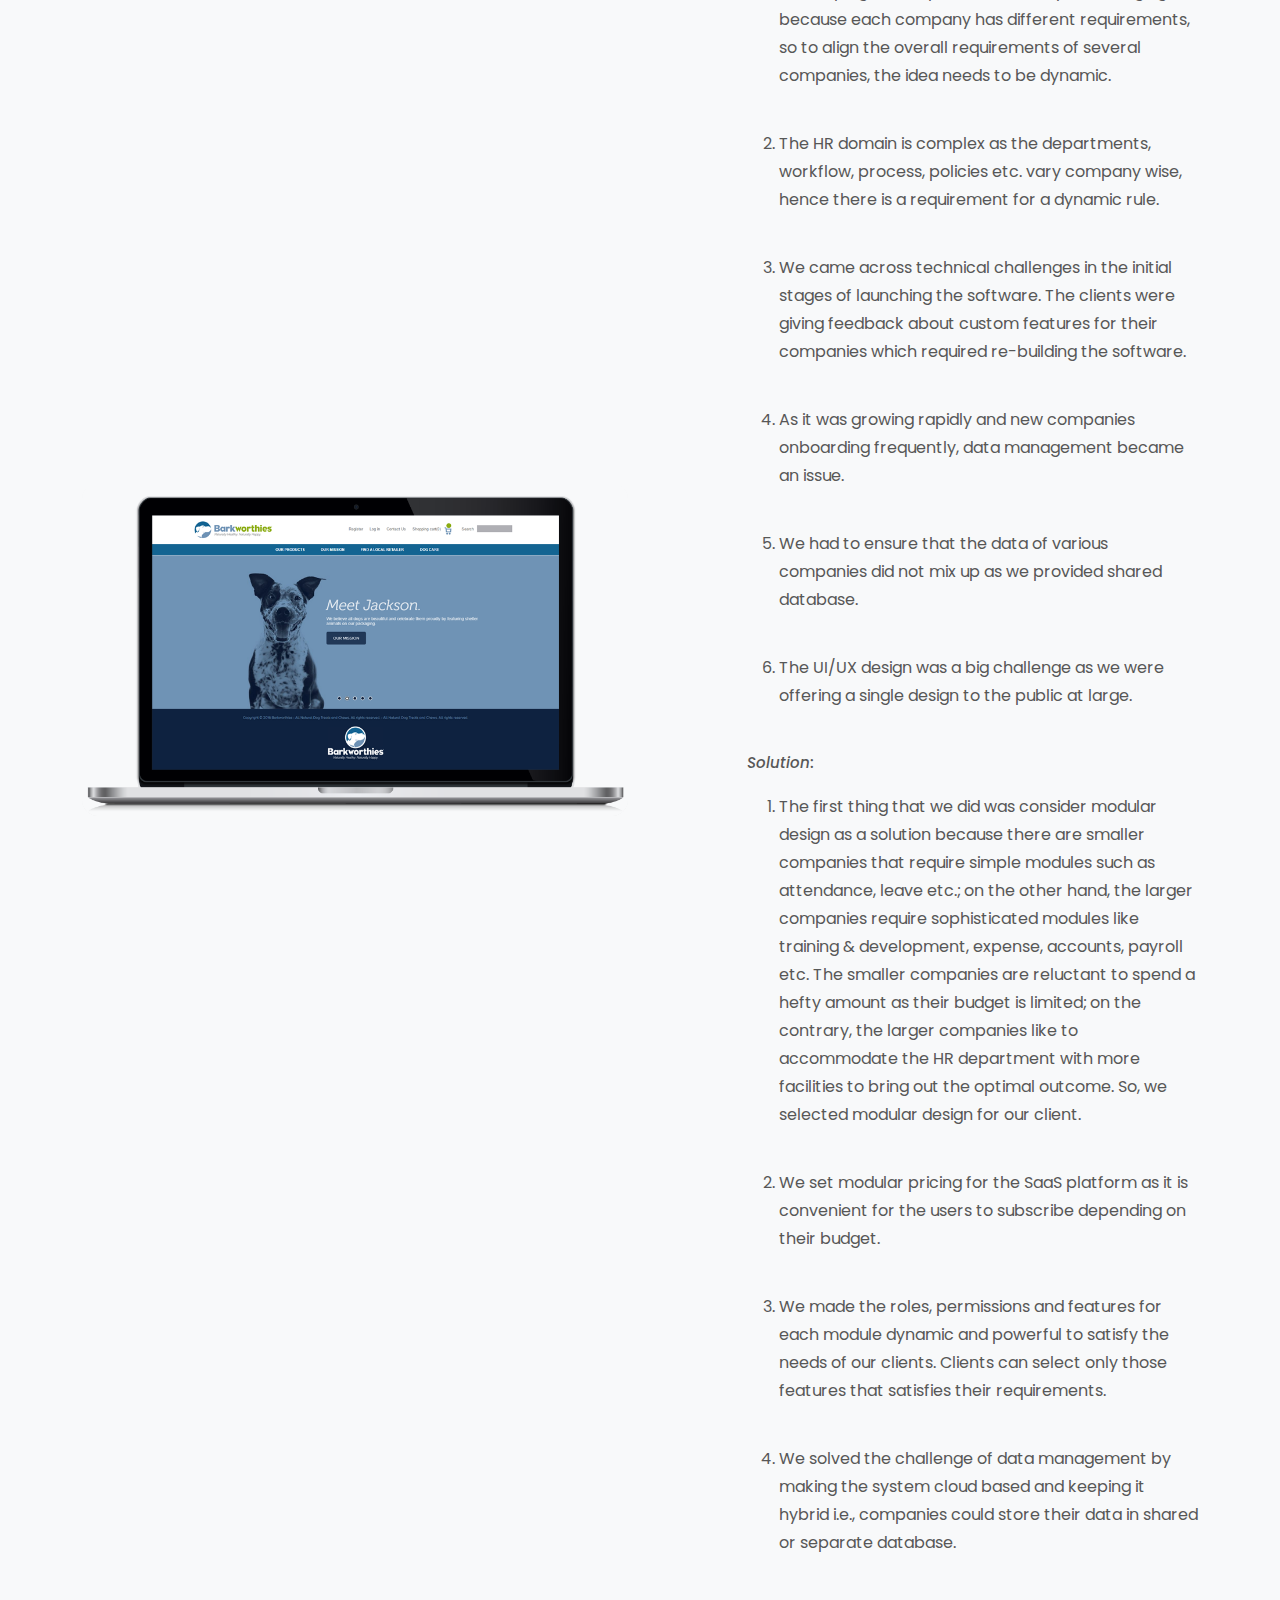
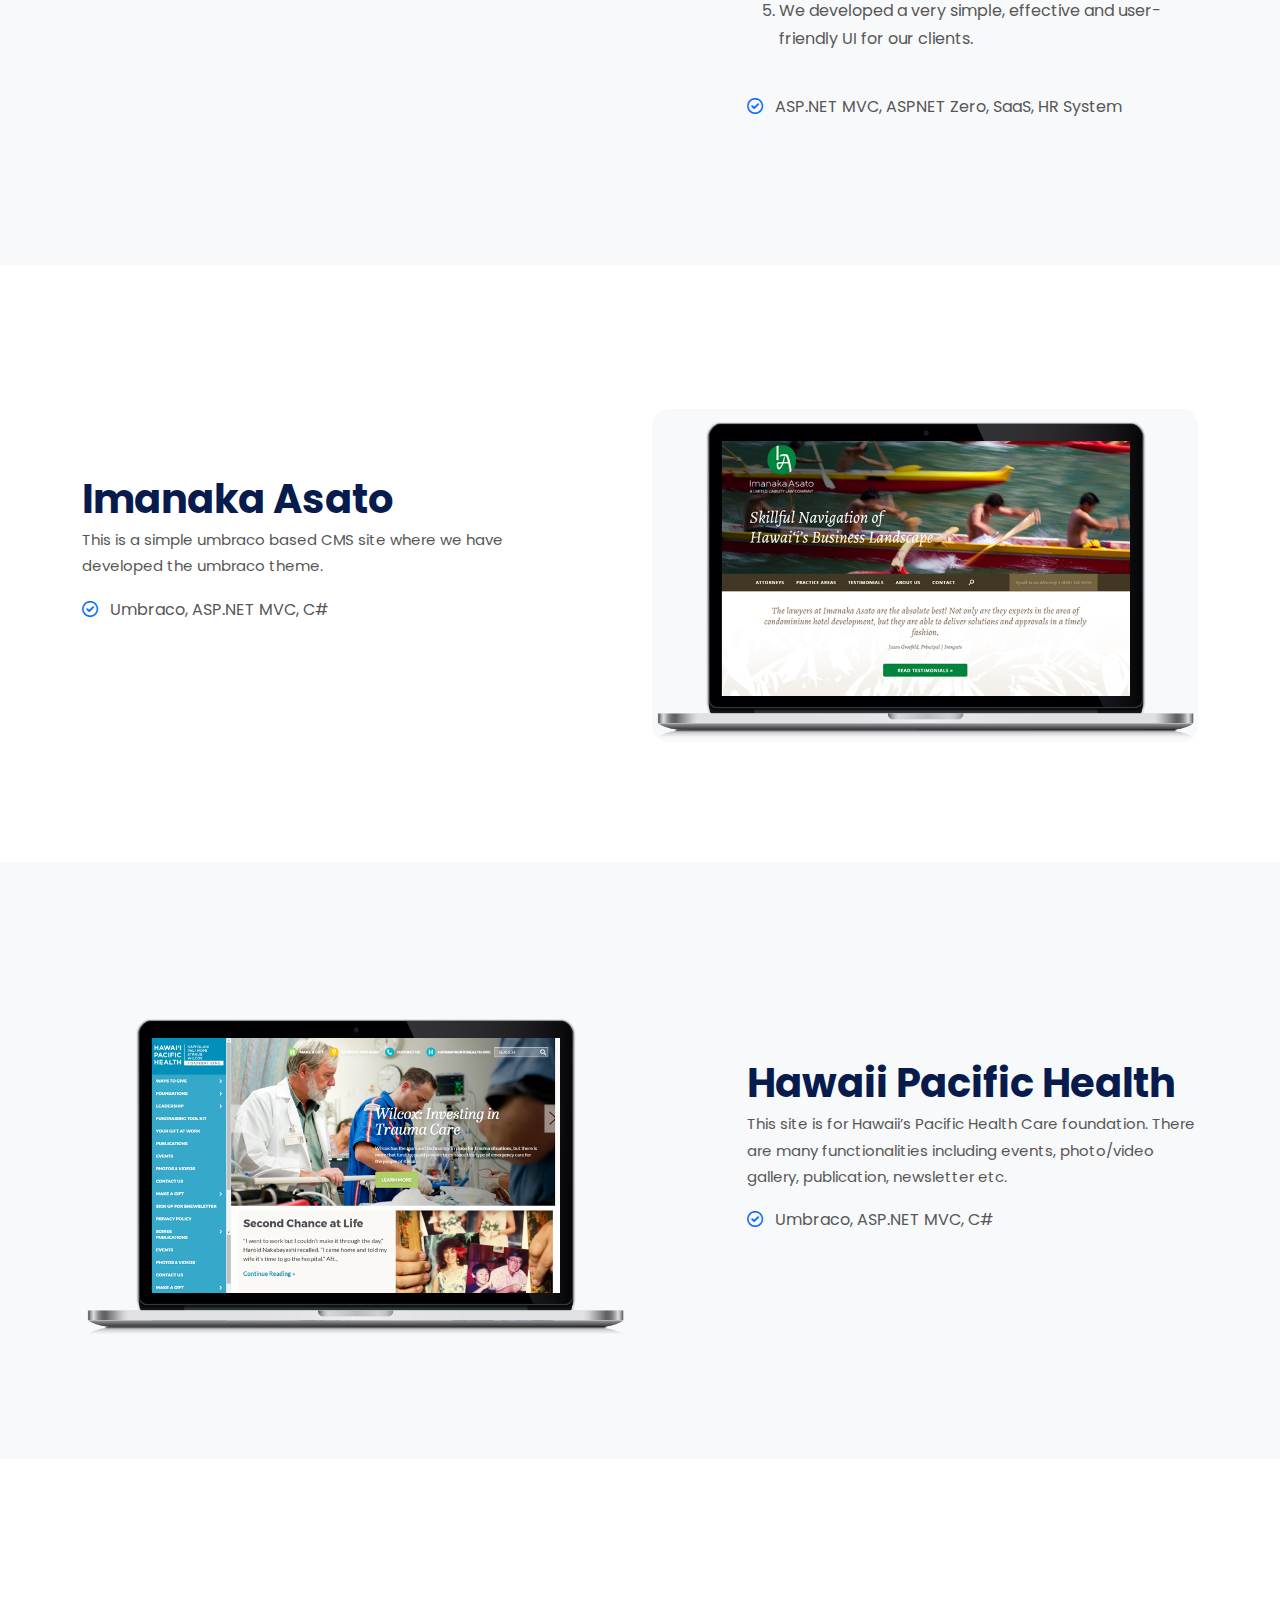
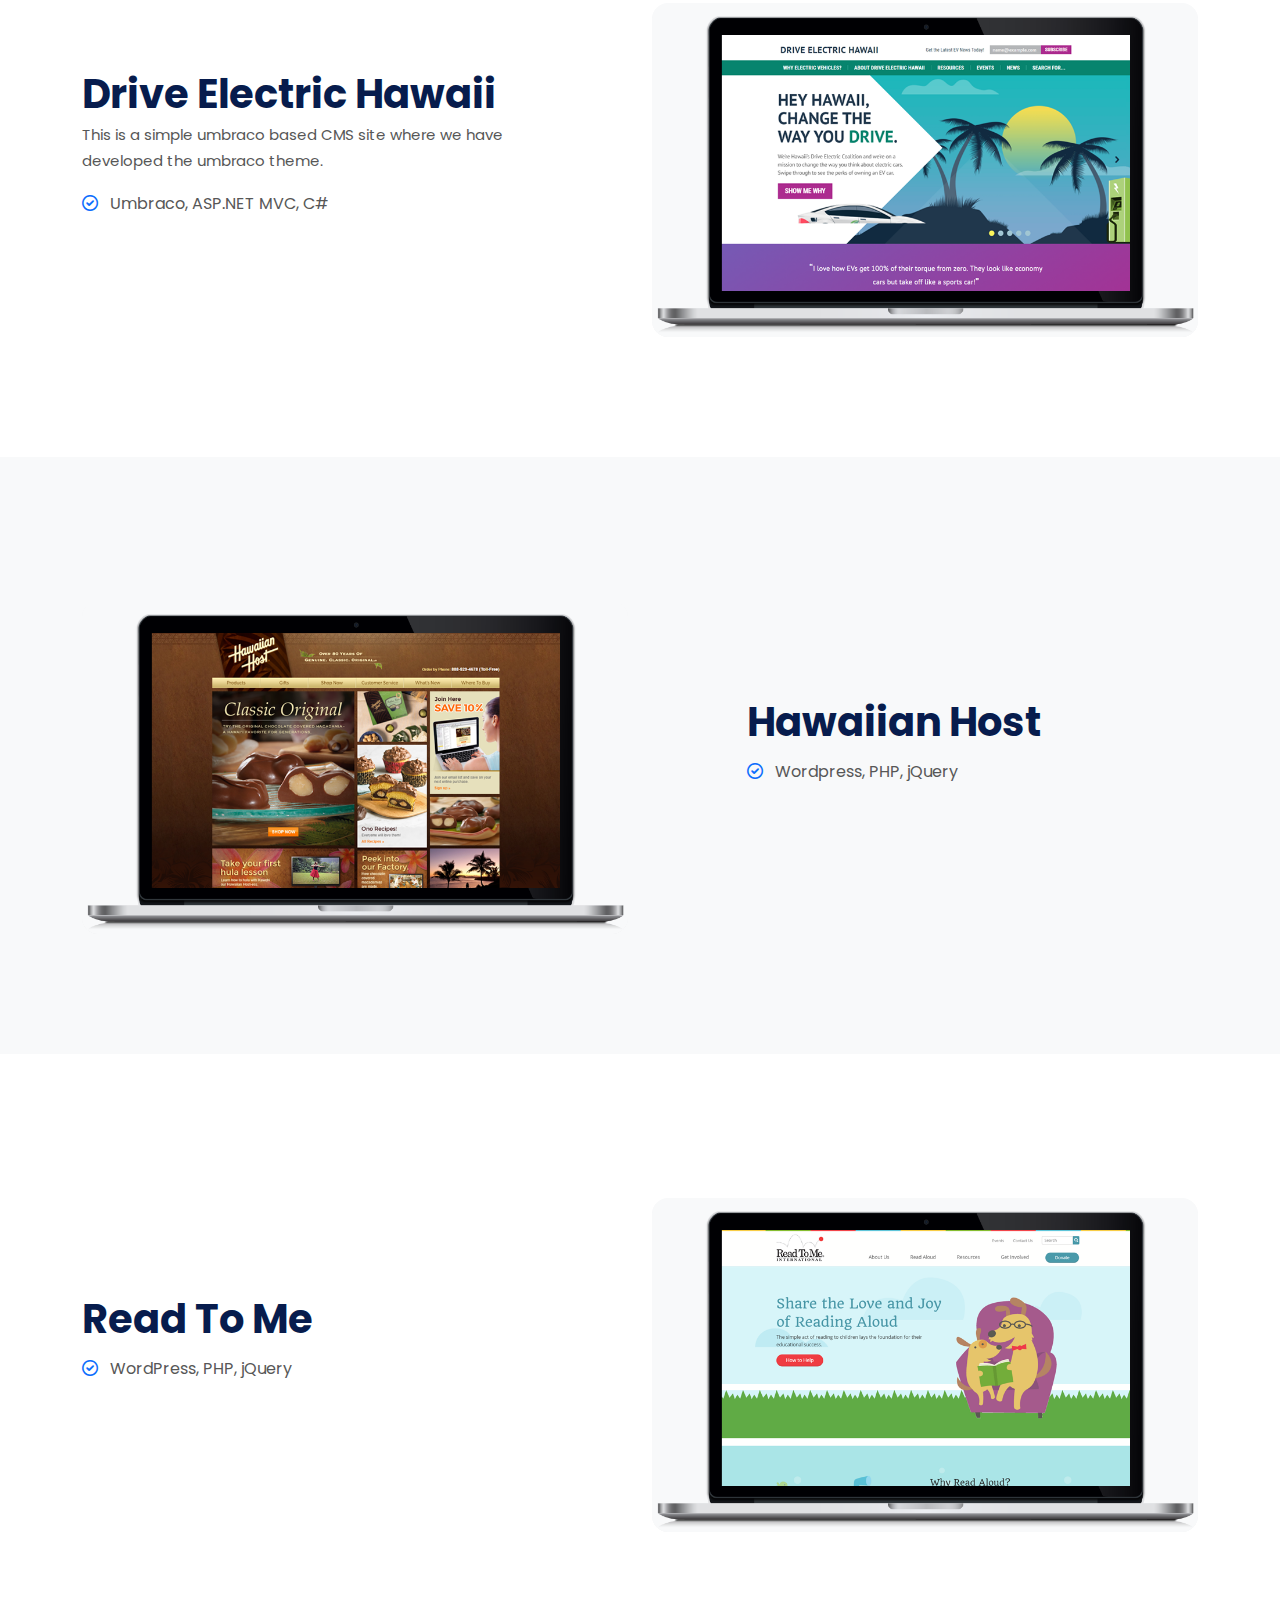
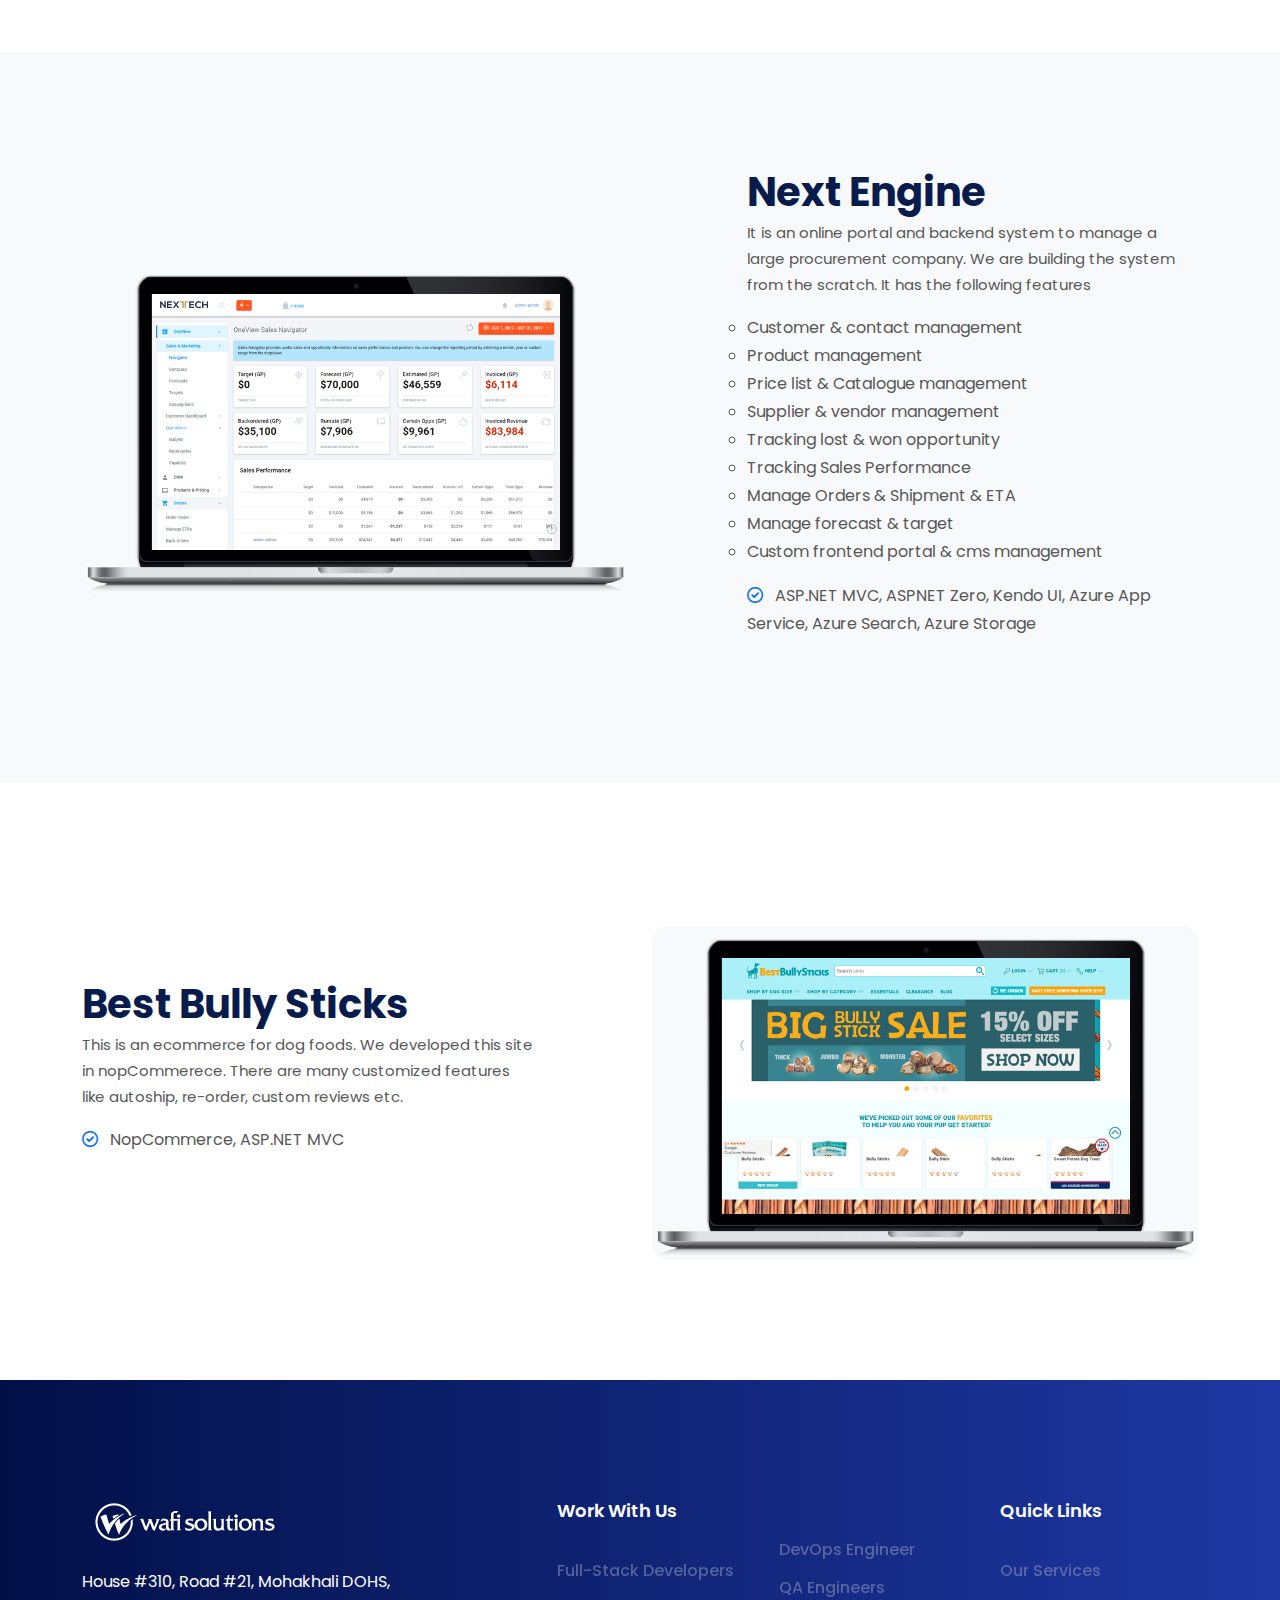
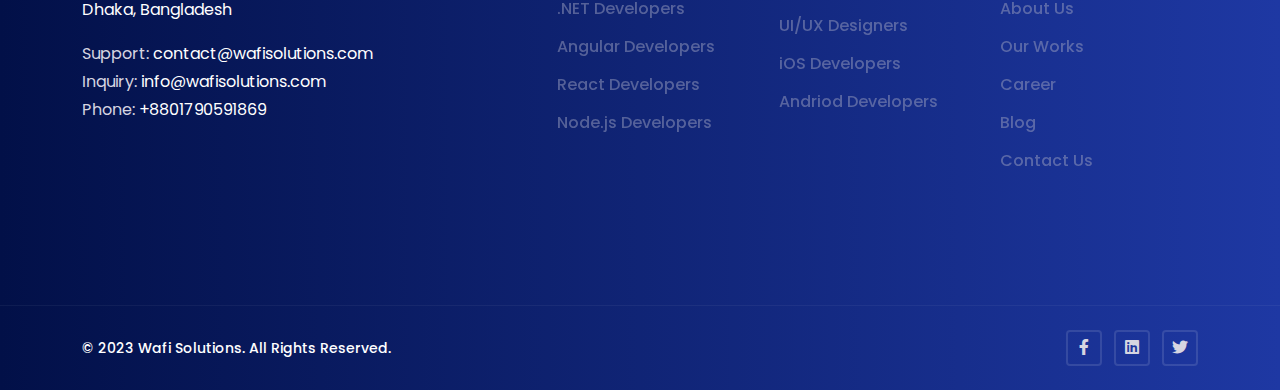
<file: works.html>
<!DOCTYPE html>
<html lang="en">
<head>
    <meta charset="UTF-8">
    <meta name="viewport" content="width=device-width, initial-scale=1.0">
    <title>Awesome Digital Solution</title>

    <!-- favicon include here -->
    <link rel="icon" href="./images/logo/loading-img.png" type="image/png" sizes="16x16">

    <!-- font-awesome icon main css files -->
    <link rel="stylesheet" href="./css/all.css">

    <!-- bootstrap main css files -->
    <link rel="stylesheet" href="./css/bootstrap.min.css">
    <!-- <link href="https://cdn.jsdelivr.net/npm/bootstrap@5.0.2/dist/css/bootstrap.min.css" rel="stylesheet" integrity="sha384-EVSTQN3/azprG1Anm3QDgpJLIm9Nao0Yz1ztcQTwFspd3yD65VohhpuuCOmLASjC" crossorigin="anonymous"> -->


    <!-- AOS-main-css-file -->
    <link rel="stylesheet" href="./css/aos.css">
    
    <!-- magnific-popup-css-file -->
    <link rel="stylesheet" href="./css/magnific-popup.css">

    <!-- owl carousel main css file -->
    <link rel="stylesheet" href="./css/owl.carousel.css">

    <!-- owl carousel theme default main css file -->
    <link rel="stylesheet" href="./css/owl.theme.default.min.css">

    <!-- Main Style CSS Files -->
    <link rel="stylesheet" href="./css/style.css">

    <!-- Main Style CSS Files -->
    <link rel="stylesheet" href="./css/responsive.css">
    
</head>
<body>

    <!-- preloader section start -->
    <div id="preloader">
        <div class="preloader-wrap">
            <img src="./images/logo/loading-img.png" alt="preloader">
            <div class="loading-bar"></div>
        </div>
    </div>
    <!-- preloader section end -->


    <!-- main div start -->
    <div class="main-wapper">
        <!-- header part start -->
        <header class="main-header w-100">
            <nav class="navbar navbar-expand-xl navbar-light sticky-header">
                <div class="container d-flex align-items-center justify-content-lg-between position-relative">
                    <!-- brand logo -->
                    <a href="/" class="navbar-brand d-flex align-items-center mb-md-0 text-decoration-none">
                        <img class="img-fluid logo-color" src="./images/logo/logo.png" alt="logo">
                    </a>

                    <!-- offcanvaswithbackdrop button start -->
                    <a class="navbar-toggler offRight position-absolute right-0 border-0" href="#offcanvasWithBackdrop" role="button">
                        <span class="navbar-toggler-icon"
                              data-bs-toggle="offcanvas"
                              data-bs-target="#offcanvasWithBackdrop"
                              aria-controls="offcanvasWithBackdrop">
                        </span>
                    </a>
                    <div class="clearfix"></div>
                    <!-- offcanvaswithbackdrop button end -->

                    <!-- header main menu start -->
                    <div class="collapse navbar-collapse justify-content-center">
                        <ul class="nav col-12 col-md-auto justify-content-center main-menu">
                            <li><a href="index.html" class="nav-link">Home</a></li>
                            <li><a href="our-services.html" class="nav-link">Our Service</a></li>
                            <li><a href="about.html" class="nav-link">About Us</a></li>
                            <li><a href="works.html" class="nav-link">Our Works</a></li>
                            <li><a href="blog.html" class="nav-link">Blog</a></li>
                            <li><a href="career.html" class="nav-link">Career</a></li>
                            <li><a href="contact.html" class="nav-link">Contact</a></li>
                        </ul>
                    </div>
                    <!-- header main menu end -->

                    <!-- get start button start -->
                    <div class="action-btns text-end me-5 me-lg-0 d-none d-md-block d-lg-block">
                        <a href="" class="btn btn-primary">Get Started</a>
                    </div>
                    <!-- get start button end -->

                    <!-- offcanvaswithbackdrop menu start -->
                    <div class="offcanvas offcanvas-end" id="offcanvasWithBackdrop">
                        <!-- offcanvs header start-->
                        <div class="offcanvas-header d-flex align-items-center mt-4">
                            <!-- offcanvas logo -->
                            <a href="index.html" class="d-flex align-items-center mb-md-0 text-decoration-none">
                                <img class="img-fluid ps-2" src="./images/logo/logo.png" alt="logo">
                            </a>
                            <!-- offcanvs close button -->
                            <button type="button" class="close-btn text-danger" data-bs-dismiss="offcanvas" aria-label="Close">
                                <i class="fa-solid fa-xmark"></i>
                            </button>
                        </div>
                        <!-- offcanvs header end-->

                         <!-- offcanvs body start-->
                         <div class="offcanvas-body">
                            <!-- main menu start -->
                            <ul class="nav col-12 col-md-auto justify-content-center main-menu">
                                <li><a href="index.html" class="nav-link">Home</a></li>
                                <li><a href="our-services.html" class="nav-link">Our Service</a></li>
                                <li><a href="about.html" class="nav-link">About Us</a></li>
                                <li><a href="works.html" class="nav-link">Our Works</a></li>
                                <li><a href="blog.html" class="nav-link">Blog</a></li>
                                <li><a href="career.html" class="nav-link">Career</a></li>
                                <li><a href="contact.html" class="nav-link">Contact</a></li>
                            </ul>
                            <!-- main menu end -->

                            <!-- get start button start -->
                            <div class="action-btns mt-4 ps-3">
                                <a href="" class="btn btn-primary">Get Started</a>
                            </div>
                            <!-- get start button end -->
                         </div>
                         <!-- offcanvs body end-->
                    </div>
                    <!-- offcanvaswithbackdrop menu end -->

                </div>                
            </nav>
        </header>
        <!-- header part end -->


        <!-- page header section start -->
        <section class="page-header position-relative overflow-hidden ptb-120 bg-dark" style="background: url('./images/page-header-bg.svg') no-repeat bottom left;">
            <div class="container">
                <div class="row">
                    <div class="col-lg-6 col-md-12">
                        <h1 class="display-5 fw-bold">Our Work</h1>
                        <p class="lead">Along with your online identity, we also enhance your recognition and originality with versatile ideas for every sphere of the digital world! </p>
                    </div>
                </div>
                <div class="bg-circle rounded-circle"></div>
            </div>
        </section>
        <!-- page header section end -->



         <!-- our story section start -->
         <section class="our-stroy-section pt-60 pb-120" style="background: url('./images/dot-dot-wave-shape.svg') no-repeat left bottom;">
            <div class="container">
                <div class="row justify-content-between">
                    <div class="col-lg-5 col-md-12 order-lg-1">
                        <div class="section-title sticky-sidebar">
                            <h2>Our work speaks for itself</h2>
                            <p>We design and develop high quality bespoke smart interactive digital solutions for small and large organisations using stable and robust technology stacks. Here are some of our projects which we have delivered over the years. </p>
                            <div class="mt-4">
                                <h6 class="mt-4">Industries We Serve...</h6>
                                <ul class="list-unstyled mb-0">
                                    <li class="py-1"><i class="fa-regular fa-circle-check me-2 text-primary"></i> Startup</li>
                                    <li class="py-1"><i class="fa-regular fa-circle-check me-2 text-primary"></i> E Commerce </li>
                                    <li class="py-1"><i class="fa-regular fa-circle-check me-2 text-primary"></i> SaaS Application </li>
                                    <li class="py-1"><i class="fa-regular fa-circle-check me-2 text-primary"></i> Education</li>
                                    <li class="py-1"><i class="fa-regular fa-circle-check me-2 text-primary"></i> Healthcare</li>
                                    <li class="py-1"><i class="fa-regular fa-circle-check me-2 text-primary"></i> Miscellaneous</li>
                                </ul>
                            </div>
                        </div>
                    </div>
                    <div class="col-lg-6 col-md-12 order-lg-0">
                        <div class="story-grid-wrapper position-relative">
                            <!-- Animated Shape Start -->
                            <!-- <ul class="position-absolute animate-element parallax-element shape-service d-none d-lg-block">
                                <li class="layer" data-depth="0.02">
                                    <img class="img-fluid position-absolute color-shape-2 z-5" src="./images/image-2.svg" alt="">
                                </li>
                                <li class="layer" data-depth="0.02">
                                    <img class="img-fluid position-absolute color-shape-3" src="./images/feature-3.svg" alt="">
                                </li>
                            </ul> -->
                            <!-- Animated Shape end -->

                            <div class="stroy-raid rounded-custom bg-dark overflow-hidden position-revaltive" style="height:450px;">
                                <div class="story-item bg-light border">
                                    <h3 class="display-5 fw-bold mb-1 text-success">98%</h3>
                                    <h6 class="mb-0">Satisfaction Rate</h6>
                                </div>
                                <div class="story-item bg-light border">
                                    <h3 class="display-5 fw-bold mb-1 text-warning">10 Years</h3>
                                    <h6 class="mb-0">In Business</h6>
                                </div>
                                <div class="story-item bg-light border">
                                    <h3 class="display-5 fw-bold mb-1 text-danger">50+</h3>
                                    <h6 class="mb-0">Clients Worldwide</h6>
                                </div>
                                <div class="story-item bg-white border">
                                    <h3 class="display-5 fw-bold mb-1 text-primary">100+</h3>
                                    <h6 class="mb-0">Projects Completed</h6>
                                </div>
                            </div>
                        </div>
                    </div>
                </div>
            </div>
        </section>
        <!-- our story section start -->

        <!-- feature six section start -->
        <section class="feature-section bg-light ptb-120">
            <div class="container">
                <div class="row align-items-lg-center justify-content-between">
                    <div class="col-lg-5 order-lg-2 mb-7 mb-lg-0">
                        <div class="mb-4 section-title">
                            <h2>Barkworthies</h2>
                            <p>Barkworthies is an eCommerce platform selling nutritional food items for dogs. Its unique for its premium products, free from preservatives and additives. At Barkworthies, health and happiness of dogs are highly valued.</p>
                            <i class="fa-regular fa-circle-check me-2 text-primary"></i> NopCommerce, ASP.NET MVC
                        </div>
                    </div>
                    <div class="col-lg-6 order-lg-1">
                        <div class="pr-lg-4 mt-md-4 position-relative">
                            <div class="bg-light text-center rounded-custom overflow-hidden mx-lg-auto">
                                <img class="img-fluid rounded-custom shadow-sm" src="./images/media/index.png" alt="">
                            </div>
                        </div>
                    </div>
                </div>
            </div>
        </section>
         <!-- feature six section end -->

        <!-- feature seven section start -->
        <section class="feature-section ptb-120">
            <div class="container">
                <div class="row align-items-lg-center justify-content-between">
                    <div class="col-lg-5 order-lg-1 mb-7 mb-lg-0">
                        <div class="mb-4 section-title">
                            <h2>TRD</h2>
                            <p><strong>TRD Description:</strong></p>
                            <strong>Outline of Overall System<br />This is a project management site to be used by our client, a demolition company. This site<br />allows our client to:<br />● log enquiries<br />● produce quotations to be sent to their clients using standard paragraphs stored in the<br />system<br />● tracks the progress of projects won<br />● upload and store important files/documents<br />● save notes to projects<br />● log external communication sent i.e. quotes, quote revisions<br />● manage personnel, client/sub­contractor and asset directories.</strong></p>
                            <i class="fa-regular fa-circle-check me-2 text-primary"></i> AngularJS, ASP.NET MVC, DevExpress, SPA 
                        </div>
                    </div>
                    <div class="col-lg-6 order-lg-1">
                        <div class="pr-lg-4 mt-md-4 position-relative">
                            <div class="bg-light text-center rounded-custom overflow-hidden mx-lg-auto">
                                <img class="img-fluid shadow-sm rounded-custom" src="./images/media/1.png" alt="">
                            </div>
                        </div>
                    </div>
                </div>
            </div>
        </section>
        <!-- feature seven section end -->


         <!-- feature eight section start -->
         <section class="feature-section bg-light ptb-120">
            <div class="container">
                <div class="row align-items-lg-center justify-content-between">
                    <div class="col-lg-5 order-lg-2 mb-7 mb-lg-0">
                        <div class="mb-4 section-title list-number">
                            <h2>SaaS HR Platform</h2>
                            <p>We developed a SaaS (software as a service) HR platform for one of our clients based in the UK. It is a modern, flexible and leading HR platform developed for UK businesses particularly for remote and hybrid teams. <br> <br>Our first requirement from the client was to develop an HR platform for their company which is comprised of three sister concerns. It was mainly to accomplish all HR related matters of the company and its concerns. After launching the MVP (minimum viable product) successfully, our client wanted the software to be developed on a broader scale, so that other companies can also use it; hence, we started re-designing the software. </p>
                            <p><strong><em>Challenges</em>:</strong></p>
                            <ol start="1">
                                <li>Developing a SaaS platform is always challenging because each company has different requirements, so to align the overall requirements of several companies, the idea needs to be dynamic.</li>
                                <li>The HR domain is complex as the departments, workflow, process, policies etc. vary company wise, hence there is a requirement for a dynamic rule.</li>
                                <li>We came across technical challenges in the initial stages of launching the software. The clients were giving feedback about custom features for their companies which required re-building the software.</li>
                                <li>As it was growing rapidly and new companies onboarding frequently, data management became an issue.</li>
                                <li>We had to ensure that the data of various companies did not mix up as we provided shared database.</li>
                                <li>The UI/UX design was a big challenge as we were offering a single design to the public at large.</li>
                            </ol>
                            <p><strong><em>Solution</em>:</strong></p>
                            <ol start="1">
                                <li>The first thing that we did was consider modular design as a solution because there are smaller companies that require simple modules such as attendance, leave etc.; on the other hand, the larger companies require sophisticated modules like training & development, expense, accounts, payroll etc. The smaller companies are reluctant to spend a hefty amount as their budget is limited; on the contrary, the larger companies like to accommodate the HR department with more facilities to bring out the optimal outcome. So, we selected modular design for our client.</li>
                                <li>We set modular pricing for the SaaS platform as it is convenient for the users to subscribe depending on their budget.</li>
                                <li>We made the roles, permissions and features for each module dynamic and powerful to satisfy the needs of our clients. Clients can select only those features that satisfies their requirements.</li>
                                <li>We solved the challenge of data management by making the system cloud based and keeping it hybrid i.e., companies could store their data in shared or separate database.</li>
                                <li>We developed a very simple, effective and user-friendly UI for our clients.</li>
                            </ol>
                            <i class="fa-regular fa-circle-check me-2 text-primary"></i> ASP.NET MVC, ASPNET Zero, SaaS, HR System 
                        </div>
                    </div>
                    <div class="col-lg-6 order-lg-1">
                        <div class="pr-lg-4 mt-md-4 position-relative">
                            <div class="bg-light text-center rounded-custom overflow-hidden mx-lg-auto">
                                <img class="img-fluid rounded-custom shadow-sm" src="./images/media/index.png" alt="">
                            </div>
                        </div>
                    </div>
                </div>
            </div>
        </section>
         <!-- feature eight section end -->


          <!-- feature nine section start -->
        <section class="feature-section ptb-120">
            <div class="container">
                <div class="row align-items-lg-center justify-content-between">
                    <div class="col-lg-5 order-lg-1 mb-7 mb-lg-0">
                        <div class="mb-4 section-title">
                            <h2>Imanaka Asato</h2>
                            <p>This is a simple umbraco based CMS site where we have developed the umbraco theme.</p>
                            <i class="fa-regular fa-circle-check me-2 text-primary"></i> Umbraco, ASP.NET MVC, C# 
                        </div>
                    </div>
                    <div class="col-lg-6 order-lg-1">
                        <div class="pr-lg-4 mt-md-4 position-relative">
                            <div class="bg-light text-center rounded-custom overflow-hidden mx-lg-auto">
                                <img class="img-fluid shadow-sm rounded-custom" src="./images/media/ima01.png" alt="">
                            </div>
                        </div>
                    </div>
                </div>
            </div>
        </section>
        <!-- feature nine section end -->




        <!-- feature 10 section start -->
        <section class="feature-section bg-light ptb-120">
            <div class="container">
                <div class="row align-items-lg-center justify-content-between">
                    <div class="col-lg-5 order-lg-2 mb-7 mb-lg-0">
                        <div class="mb-4 section-title">
                            <h2>Hawaii Pacific Health</h2>
                            <p>This site is for Hawaii’s Pacific Health Care foundation. There are many functionalities including events, photo/video gallery, publication, newsletter etc.</p>
                            <i class="fa-regular fa-circle-check me-2 text-primary"></i> Umbraco, ASP.NET MVC, C#
                        </div>
                    </div>
                    <div class="col-lg-6 order-lg-1">
                        <div class="pr-lg-4 mt-md-4 position-relative">
                            <div class="bg-light text-center rounded-custom overflow-hidden mx-lg-auto">
                                <img class="img-fluid rounded-custom shadow-sm" src="./images/media/haw01.png" alt="">
                            </div>
                        </div>
                    </div>
                </div>
            </div>
        </section>
        <!-- feature 10 section end -->


        




        <!-- feature 11 section start -->
        <section class="feature-section ptb-120">
            <div class="container">
                <div class="row align-items-lg-center justify-content-between">
                    <div class="col-lg-5 order-lg-1 mb-7 mb-lg-0">
                        <div class="mb-4 section-title">
                            <h2>Drive Electric Hawaii</h2>
                            <p>This is a simple umbraco based CMS site where we have developed the umbraco theme.</p>
                            <i class="fa-regular fa-circle-check me-2 text-primary"></i> Umbraco, ASP.NET MVC, C#
                        </div>
                    </div>
                    <div class="col-lg-6 order-lg-1">
                        <div class="pr-lg-4 mt-md-4 position-relative">
                            <div class="bg-light text-center rounded-custom overflow-hidden mx-lg-auto">
                                <img class="img-fluid shadow-sm rounded-custom" src="./images/media/dri01.png" alt="">
                            </div>
                        </div>
                    </div>
                </div>
            </div>
        </section>
        <!-- feature 11 section end -->


        
        <!-- feature 12 section start -->
        <section class="feature-section bg-light ptb-120">
            <div class="container">
                <div class="row align-items-lg-center justify-content-between">
                    <div class="col-lg-5 order-lg-2 mb-7 mb-lg-0">
                        <div class="mb-4 section-title">
                            <h2>Hawaiian Host</h2>
                            <p></p>
                            <i class="fa-regular fa-circle-check me-2 text-primary"></i> Wordpress, PHP, jQuery
                        </div>
                    </div>
                    <div class="col-lg-6 order-lg-1">
                        <div class="pr-lg-4 mt-md-4 position-relative">
                            <div class="bg-light text-center rounded-custom overflow-hidden mx-lg-auto">
                                <img class="img-fluid rounded-custom shadow-sm" src="./images/media/host01.png" alt="">
                            </div>
                        </div>
                    </div>
                </div>
            </div>
        </section>
        <!-- feature 12 section end -->


        <!-- feature 13 section start -->
        <section class="feature-section ptb-120">
            <div class="container">
                <div class="row align-items-lg-center justify-content-between">
                    <div class="col-lg-5 order-lg-1 mb-7 mb-lg-0">
                        <div class="mb-4 section-title">
                            <h2>Read To Me</h2>
                            <p></p>
                            <i class="fa-regular fa-circle-check me-2 text-primary"></i> WordPress, PHP, jQuery
                        </div>
                    </div>
                    <div class="col-lg-6 order-lg-1">
                        <div class="pr-lg-4 mt-md-4 position-relative">
                            <div class="bg-light text-center rounded-custom overflow-hidden mx-lg-auto">
                                <img class="img-fluid shadow-sm rounded-custom" src="./images/media/read01.png" alt="">
                            </div>
                        </div>
                    </div>
                </div>
            </div>
        </section>
        <!-- feature 13 section end -->


        <!-- feature 14 section start -->
        <section class="feature-section bg-light ptb-120">
            <div class="container">
                <div class="row align-items-lg-center justify-content-between">
                    <div class="col-lg-5 order-lg-2 mb-7 mb-lg-0">
                        <div class="mb-4 section-title">
                            <h2>Next Engine</h2>
                            <p>It is an online portal and backend system to manage a large procurement company. We are building the system from the scratch. It has the following features</p>
                            <p>
                                <ul class="list">
                                    <li>Customer & contact management</li>
                                    <li>Product management</li>
                                    <li>Price list & Catalogue management</li>
                                    <li>Supplier & vendor management</li>
                                    <li>Tracking lost & won opportunity</li>
                                    <li>Tracking Sales Performance</li>
                                    <li>Manage Orders & Shipment & ETA</li>
                                    <li>Manage forecast & target</li>
                                    <li>Custom frontend portal & cms management</li>
                                </ul>
                            </p>
                            <i class="fa-regular fa-circle-check me-2 text-primary"></i> ASP.NET MVC, ASPNET Zero, Kendo UI, Azure App Service, Azure Search, Azure Storage
                        </div>
                    </div>
                    <div class="col-lg-6 order-lg-1">
                        <div class="pr-lg-4 mt-md-4 position-relative">
                            <div class="bg-light text-center rounded-custom overflow-hidden mx-lg-auto">
                                <img class="img-fluid rounded-custom shadow-sm" src="./images/media/next01.png" alt="">
                            </div>
                        </div>
                    </div>
                </div>
            </div>
        </section>
        <!-- feature 14 section end -->





         <!-- feature 15 section start -->
         <section class="feature-section ptb-120">
            <div class="container">
                <div class="row align-items-lg-center justify-content-between">
                    <div class="col-lg-5 order-lg-1 mb-7 mb-lg-0">
                        <div class="mb-4 section-title">
                            <h2>Best Bully Sticks</h2>
                            <p>This is an ecommerce for dog foods. We developed this site in nopCommerece. There are many customized features like autoship, re-order, custom reviews etc.</p>
                            <i class="fa-regular fa-circle-check me-2 text-primary"></i> NopCommerce, ASP.NET MVC
                        </div>
                    </div>
                    <div class="col-lg-6 order-lg-1">
                        <div class="pr-lg-4 mt-md-4 position-relative">
                            <div class="bg-light text-center rounded-custom overflow-hidden mx-lg-auto">
                                <img class="img-fluid shadow-sm rounded-custom" src="./images/media/best01.png" alt="">
                            </div>
                        </div>
                    </div>
                </div>
            </div>
        </section>
        <!-- feature 15 section end -->




        <!-- footer section start -->

        <footer class="footer-section">
            <!-- footer section top start -->
            <div class="footer-top  bg-gradient text-white ptb-120">
                <div class="container">
                    <div class="row justify-content-between">
                        <div class="col-md-8 col-lg-4 mb-md-4 mb-lg-0">
                            <div class="footer-single-col">
                                <div class="footer-single-col mb-4">
                                    <img src="./images/logo/logo-white.png" alt="logo" class="img-fluid logo-white">
                                </div>
                                <p> House #310, Road #21, Mohakhali DOHS, Dhaka, Bangladesh</p>
                                <div><span class="met_color">Support:</span> <a href="#" >contact@wafisolutions.com</a></div>
                                <div><span class="met_color">Inquiry:</span> <a href="#" >info@wafisolutions.com</a></div>
                                <div><span class="met_color">Phone:</span> +8801790591869</div>
                            </div>
                        </div>
                        <div class="col-md-12 col-lg-7 mt-4 mt-md-0 mt-lg-0">
                            <div class="row">
                                <div class="col-md-4 col-lg-4 mt-4 mt-md-0 mt-lg-0">
                                    <div class="footer-single-col">
                                        <h3>Work With Us</h3>
                                        <ul class="list-unstyled footer-nav-list mb-lg-0">
                                            <li><a href="#" class="text-decoration-none">Full-Stack Developers</a></li>
                                            <li><a href="#" class="text-decoration-none">.NET Developers</a></li>
                                            <li><a href="#" class="text-decoration-none">Angular Developers</a></li>
                                            <li><a href="#" class="text-decoration-none">React Developers</a></li>
                                            <li><a href="#" class="text-decoration-none">Node.js Developers</a></li>
                                        </ul>
                                    </div>
                                </div>
                                <div class="col-md-4 col-lg-4 mt-4 mt-md-0 mt-lg-0">
                                    <div class="footer-single-col">
                                        <h3></h3>
                                        <ul class="list-unstyled footer-nav-list mb-lg-0">
                                            <li><a href="#" class="text-decoration-none">DevOps Engineer</a></li>
                                            <li><a href="#" class="text-decoration-none">QA Engineers</a></li>
                                            <li><a href="#" class="text-decoration-none">UI/UX Designers</a></li>
                                            <li><a href="#" class="text-decoration-none">iOS Developers</a></li>
                                            <li><a href="#" class="text-decoration-none">Andriod Developers</a></li>
                                        </ul>
                                    </div>
                                </div>
                                <div class="col-md-4 col-lg-4 mt-4 mt-md-0 mt-lg-0">
                                    <div class="footer-single-col">
                                        <h3>Quick Links</h3>
                                        <ul class="list-unstyled footer-nav-list mb-lg-0">
                                            <li><a href="#" class="text-decoration-none">Our Services</a></li>
                                            <li><a href="#" class="text-decoration-none">About Us</a></li>
                                            <li><a href="#" class="text-decoration-none">Our Works</a></li>
                                            <li><a href="#" class="text-decoration-none">Career</a></li>
                                            <li><a href="#" class="text-decoration-none">Blog</a></li>
                                            <li><a href="#" class="text-decoration-none">Contact Us</a></li>
                                        </ul>
                                    </div>
                                </div>
                            </div>
                        </div>
                    </div>
                </div>
            </div>
            <!-- footer section top end -->

            <!-- footer bottom start -->
            <div class="footer-bottom  bg-gradient text-white py-4">
                <div class="container">
                    <div class="row justify-content-between align-items-center">
                        <div class="col-md-7 col-lg-7">
                            <div class="copyright-text">
                                <p class="mb-lg-0 mb-md-0">&copy; 2023 Wafi Solutions. All Rights Reserved.</p>
                            </div>
                        </div>
                        <div class="col-md-4 col-lg-4">
                            <div class="footer-single-col text-start text-lg-end text-md-end">
                                <ul class="list-unstyled list-inline footer-social-list mb-0">
                                    <li class="list-inline-item"><a href=#"><i class="fab fa-facebook-f"></i></a></li>
                                    <li class="list-inline-item"><a href="#"><i class="fab fa-linkedin"></i></a></li>
                                    <li class="list-inline-item"><a href="#"><i class="fab fa-twitter"></i></a></li>
                                </ul>
                            </div>
                        </div>
                    </div>
                </div>
            </div>
            <!-- footer bottom end -->
            
        </footer>
        <!-- footer section end -->
    </div>
    <!-- main div end -->


    <!-- Bootstrap js main file -->
    <script src="./js/jquery.min.js"></script>

    <!-- Bootstrap js main file -->
    <script src="./js/bootstrap.bundle.min.js"></script>
    <!-- <script src="https://cdn.jsdelivr.net/npm/bootstrap@5.0.2/dist/js/bootstrap.bundle.min.js" integrity="sha384-MrcW6ZMFYlzcLA8Nl+NtUVF0sA7MsXsP1UyJoMp4YLEuNSfAP+JcXn/tWtIaxVXM" crossorigin="anonymous"></script> -->

    <!-- AOS-main-JS-file -->
    <script src="./js/aos.js"></script>

    <!-- Parallax JS Main Plugin -->
    <script src="./js/parallax.min.js"></script>

     <!-- magnific-popup-js-file -->
    <script src="./js/jquery.magnific-popup.min.js"></script>

     <!-- owl carousel main js file -->
     <script src="./js/owl.carousel.min.js"></script>

    <!-- Custom JavaScript File -->
    <script src="./js/main.js"></script>

</body>
</html>
</file>
<file: css/style.css>
/* google font name is Poppins  */
@import url('https://fonts.googleapis.com/css2?family=Poppins:ital,wght@0,300;0,400;0,500;0,600;0,700;0,800;1,400;1,500;1,700;1,800&display=swap');

/***************************************
 basic styling 
 
 ***************************************/
*{
    margin: 0px;
    padding: 0px;
    box-sizing: border-box;
    font-family: 'GeoSlab703 Md BT';
    font-family: 'Poppins', sans-serif;
}

body{
    color:#575757;
    line-height: 1.75;
}
ul{
    list-style: none;
    padding: 0;
}
li{
    list-style: none;
}
a{
    text-decoration: none;
    font-family: 'Poppins', sans-serif;
}

.h1, .display-1, 
.h2, .display-2, 
.h3, .display-3, 
.h4, .display-4, 
.h5, .display-5, 
.h6, .display-6, 
h1, 
h2, 
h3, 
h4, 
h5, 
h6{
    font-family: 'Poppins', sans-serif;
    color: #071c4d;
}

input:focus,textarea:focus,button:focus{
    outline: none;
}
.btn{
    position: relative;
    -webkit-transition: all 0.3s ease-in-out;
    transition: all 0.3s ease-in-out;
    padding: 0.65rem 1.75rem;
    -webkit-box-shadow: none;
    box-shadow: none;
    font-weight: 500;
    border-radius: 0.375rem;
    font-family: 'Poppins', sans-serif;
    border: 2px solid transparent;
}
.z--1{
  z-index: -1;
}

.z-2{
  z-index: 2;
}

.btn-primary{
    color: var(--bs-white);
    background-color: var(--bs-primary);
    border-color: var(--bs-primary);
    -webkit-box-shadow: 0 11px 18px -8px rgba(23, 92, 255, 0.6);
    box-shadow: 0 11px 18px -8px rgba(23, 92, 255, 0.6);
}

.btn-primary:hover{
    box-shadow: none;
}

.ptb-120{
    padding: 120px 0;
}

.pt-60{
  padding-top: 60px;
}
.pb-120{
  padding-bottom: 120px;
}
.ptb-20{
  padding-bottom: 20px;
}

.mb-32 {
    margin-bottom: 32px;
}

.ptb-60{
  padding: 60px 0;
}

.section-title{
  margin-bottom: 30px;
}

.section-title  h2{
  font-size: 40px;
  font-weight: 700;
  line-height: 40px;
}

.section-title p{
  font-size: 15px;
}

.feature-icon{
  width: 65px;
  height: 65px;

  text-align: center;
}

.feature-icon i{
  font-size: 32px;
  color: #fff;
  line-height: 65px;
}

.limit-2-line-text {
  display: -webkit-box;
  -webkit-line-clamp: 2;
  -webkit-box-orient: vertical;
  overflow: hidden;
}

.text-meuted{
  color: #6c757d ;
}
.section-title h2{
  font-size: 40px;
  font-weight: 700;
}

.bg-dark{
  background-color: #0b163f !important;
}


/***************************************
 preloader section styling 

***************************************/

#preloader{
    position: fixed;
    top: 0;
    left: 0;
    width: 100%;
    height: 100vh;
    background-color: var(--bs-light);
    display: -webkit-box;
    display: -ms-flexbox;
    display: flex;
    -webkit-box-align: center;
    -ms-flex-align: center;
    align-items: center;
    -webkit-box-pack: center;
    -ms-flex-pack: center;
    justify-content: center;
    text-align: center;
    z-index: 999999;
}


.preloader-wrap{
    text-align: center;
}

.loading-bar {
    width: 120px;
    height: 3px;
    margin-top: 30px;
    position: relative;
    overflow: hidden;
    background: var(--bs-white);
}

.loading-bar:before{
    content: "";
    width: 35px;
    height: 3px;
    background: var(--bs-primary);
    position: absolute;
    left: -34px;
    -webkit-animation: bluebar 1.5s infinite ease;
    animation: bluebar 1.5s infinite ease;
}

@-webkit-keyframes bluebar {
    50% {
      left: 96px;
    }
  }
  
  @keyframes bluebar {
    50% {
      left: 96px;
    }
  }



  /*************************************** 
  header section nav menu styling start 

  ***************************************/

  .img-fluid{
    max-width: 100%;
    height: auto;
  }

  .offRight{
    position: absolute;
    right: 0;
    padding: 0 10px;
  }

  .sticky-header {
    position: fixed;
    top:0px;
    width: 100%;
    padding: 20px 0;
    -webkit-transition: all 0.3s ease;
    transition: all 0.3s ease;
    z-index: 9999;
  }

  .affix{
    top: 0;
    left: 0;
    margin: auto;
    position: fixed;
    width: 100%;
    z-index: 9999;
    -webkit-animation: 300ms ease-in-out fadeInDown;
    animation: 300ms ease-in-out fadeInDown;
    background: var(--bs-dark);
    padding: 10px 0;
    -webkit-transition: all 0.3s ease;
    transition: all 0.3s ease;
    -webkit-box-shadow: 0 10px 30px rgba(0, 0, 0, 0.1);
    box-shadow: 0 10px 30px rgba(0, 0, 0, 0.1);
    background-color: #fff;
  }

  .action-btns.me-lg-0{
    margin-right: 3rem;
  }

  .me-5 a{
    display: block;
    margin-right: 3rem;
  }

  .main-menu li a.nav-link{
    color:#575757;
    padding: 0.85rem 1rem;
    font-size: 15px;
    font-weight: 500;
    transition: .3s;
  }

  .main-menu li a.nav-link:hover{
    color: #175cff;
  }

 .main-header .offcanvas-header button.close-btn{
    width: 40px;
    height: 40px;
    border-radius: 50%;
    background: #fcdde1;
    outline: none;
    border: none;
  }

  .main-header .offcanvas-header button.close-btn i{
    color: #f25767;
    font-size: 20px;
    vertical-align: middle;
    margin-top: -2px;
  }


  /* hero-it-ads section styling start */

  .hero-nine-bg{
    background-size: cover;
    background-position: center;
    background-repeat: no-repeat;
  }


  /***************************************
   ADS about section styling start

   ***************************************/

  .rounded-custom{
    border-radius: 16px;
  }

  .about-right h4{
    font-weight: 600;
  }

  .about-right h2{
    font-weight: 700;
    font-size: 40px;
  }
  .about-right p{
    font-weight: 400;
  }

  .list-two-col{
    max-width: 100%;
  }
  .about-icon-box img{
    width: 60px;
    height: 60px;
    line-height: 60px;
    padding: 15px;
    border-radius: 50%;
    background-color: #ffffff;
    border-color: #ffffff;
    -webkit-box-shadow: 0px 10px 20px 0px rgba(0, 0, 0, 0.1);
    box-shadow: 0px 10px 20px 0px rgba(0, 0, 0, 0.1);
  }

  .about-icon-box h5{
    font-size: 18px;
    font-weight: 500;
  }

  .about-lists{
    display: flex !important;
  }

  .about-lists li {
    width:50%;
  }

  .about-icon-box{
    display: flex;
  }

.about-right .list-two-col{
    max-width: 100%;
}

.about-right .list-two-col li{
    -webkit-box-flex: 0;
    -ms-flex: 0 0 50%;
    flex: 0 0 50%;
    max-width: 50%;
    padding-right: 12px;
    margin: 6px 0;
}

.about-right .list-two-col li i{
    background-color: #a1bdff;
    border-radius: 20px;
}
.about-right .link-with-icon i{
  transition: .3s;
  margin-left: 3px;
}

.about-right .link-with-icon:hover i{
  margin-left: 6px;
}



/***************************************
  ADS App Two Features styling 

***************************************/

.section-icon .section-title{
  margin-bottom: 60px;
}

.section-icon .section-title h2{
  font-weight: 800;
  font-size: 40px;
}

.service-icon{
  margin-bottom: 28px;
}

.service-icon img{
  width: 64px;
  height: 64px;
}

.single-service{
  transition: .4s;
}

.single-service:hover{
  -webkit-box-shadow: 0px 10px 30px 0px rgba(0, 0, 0, 0.1);
  box-shadow: 0px 10px 30px 0px rgba(0, 0, 0, 0.1);
}



/***************************************
 ADS integration section start

***************************************/

.integration-list-wrap{
  display: -webkit-box;
  display: -ms-flexbox;
  display: flex;
  -webkit-box-orient: vertical;
  -webkit-box-direction: normal;
  -ms-flex-direction: column;
  flex-direction: column;
  -webkit-box-pack: center;
  -ms-flex-pack: center;
  justify-content: center;
  -webkit-box-align: end;
  -ms-flex-align: end;
  align-items: flex-end;
}

.integration-list-wrap a{
  width: 65px;
  height: 65px;
  position: relative;
  display: -webkit-box;
  display: -ms-flexbox;
  display: flex;
  margin: 0 16px;
  -webkit-box-orient: vertical;
  -webkit-box-direction: normal;
  -ms-flex-direction: column;
  flex-direction: column;
  -webkit-box-pack: center;
  -ms-flex-align:center;
  align-items: center;
  border-radius: 50%;
  -webkit-box-shadow: 7px 7px 10px 0 rgba(55, 65, 81, 0.12);
  box-shadow: 7px 7px 10px 0 rgba(55, 65, 81, 0.12);
}

.integration-list-wrap a img{
  padding: 10px;
}

.integration-list-wrap a.integration-1{
  top: 0;
  left: -122px;
}

.integration-list-wrap a.integration-2{
  top: -21px;
  left: 0px;
}
.integration-list-wrap a.integration-3{
  left: -191px;
}
.integration-list-wrap a.integration-5{
  left: -150px;
  top: 25px;
}

.integration-list-wrap a.integration-7{
  left: -120px;
  top: 0;
}

.integration-list-wrap a.integration-8{
  top: 0px;
  right: 250px;
}

.integration-list-wrap a.integration-10{
  right: 217px;
  top: 3px;
}

.integration-list-wrap a.integration-11{
  right: 50px;
  top: 15px;
}

.integration-list-wrap a.integration-12{
  right: 260px;
  top: 3px;
}


/*************************************
 testimonaial section start 

**************************************/

.section-testimonial .section-title h5{
  font-size: 20px;
  font-weight: 600;
  list-style: 25px;
}

.section-testimonial .section-title h2{
  font-size: 40px;
  font-weight: 800;
  list-style: 30px;
}

.testimonials{
  margin-top: 60px;
}

.single-testimonial{
  background-color: #fff;
  border-radius: 30px;
  -webkit-box-shadow: 0 0.125rem 0.25rem rgba(0, 0, 0, 0.075) !important;
  box-shadow: 0 0.125rem 0.25rem rgba(0, 0, 0, 0.075) !important;
  position: relative;
}

.single-testimonial p{
  color:#575757;
  font-size: 18px;
}

.author{
  display: flex;
}
.author .author-img img{
  width: 60px;
  height: 60px;
  margin-bottom: 10px;
  display: inline-block;
}

.author .author-info{
  margin-left: 30px;
}


.testimonials .owl-buttons {
  display: inline-block;
}

.testimonials .owl-buttons .owl-prev{
  position: absolute;
  top: 50%;
  left: 0;
  z-index: 999;
  width: 40px;
  height: 40px;
  border: 1px solid var(--bs-light);
  background-color: var(--bs-white);
  border-radius: 10px;
  -webkit-box-shadow: 0 11px 24px 0 rgba(0, 0, 0, 0.09);
  box-shadow: 0 11px 24px 0 rgba(0, 0, 0, 0.09);
  text-align: center;
  line-height: 35px;
  margin-top: -50px;
}

.testimonials .owl-buttons .owl-next{
  position: absolute;
  top: 50%;
  right: 0;
  z-index: 999;
  width: 40px;
  height: 40px;
  border: 1px solid var(--bs-light);
  background-color: var(--bs-white);
  border-radius: 10px;
  -webkit-box-shadow: 0 11px 24px 0 rgba(0, 0, 0, 0.09);
  box-shadow: 0 11px 24px 0 rgba(0, 0, 0, 0.09);
  text-align: center;
  line-height: 35px;
  margin-top: -50px;
}

.testimonials .owl-buttons .owl-prev, .testimonials .owl-buttons .owl-next{
  color: #0079ff;
}

.testimonials .owl-buttons .owl-prev:hover, .testimonials .owl-buttons .owl-next:hover{
  background-color: #0079ff;
  color: #fff;
}



/*************************************
  Brand Section start

**************************************/

.section-brand-post .section-title{
  margin-bottom: 40px;
}

.section-brand-post .section-title h2{
  font-weight: 700;
  font-size: 40px;
  line-height: 48px;
}


.brand-logo-grid{
  display: grid;
  grid-template-columns: repeat(5, 1fr);
  grid-column-gap: 25px;
}

.brand-logo-grid li{
  width: 100%;
  border-radius: 20px 0px 30px 0px;
  -webkit-box-shadow: 0px 10px 30px 0px rgba(0, 0, 0, 0.1);
  box-shadow: 0px 10px 30px 0px rgba(0, 0, 0, 0.1);
  background-color: #fff;
  padding: 15px 30px 15px 30px;
  text-align: center;
}


/* Latest Post Section start */

.section-latest-post .section-title{
  margin-bottom: 60px;
}


.section-latest-post .section-title h2{
  font-size: 40px;
  font-weight: 700px;
  line-height: 40px;
}

.single-article{
  position: relative;
  overflow: hidden;
  display: -webkit-box;
  display: -ms-flexbox;
  display: flex;
  -webkit-box-orient: vertical;
  -webkit-box-direction: normal;
  -ms-flex-direction: column;
  flex-direction: column;
  min-width: 0;
  word-wrap: break-word;
  background-color: var(--bs-white);
  background-clip: border-box;
  border: 1px solid #f1f1f1;
  -webkit-transition: all 0.3s ease-in-out;
  transition: all 0.3s ease-in-out;
  background-color: #fff;
  border-radius: 20px;
}

.single-article:hover{
  -webkit-transition: all 0.3s;
  transition: all 0.3s;
  -webkit-box-shadow: 0 11px 18px -8px rgba(0, 0, 0, 0.16);
  box-shadow: 0 11px 18px -8px rgba(0, 0, 0, 0.16);
}

.img-article{
  position: relative;
  overflow: hidden;
}

.img-article > img{
  -ms-flex-negative: 0;
  flex-shrink: 0;
  width: 100%;
  height: 14rem;
  -o-object-fit: cover;
  object-fit: cover;
  -webkit-transition: all 0.3s ease-in-out;
  transition: all 0.3s ease-in-out;
  -webkit-transform: rotate(0) scale(1);
  transform: rotate(0) scale(1);
}

.single-article:hover .img-article > img{
  -webkit-transform: rotate(3deg) scale(1.1);
  transform: rotate(3deg) scale(1.1);
}


.single-article .img-article::before{
  content: "";
  display: block;
  background: rgba(0, 0, 0, 0.25);
  -webkit-transition: all 0.3s ease-in;
  transition: all 0.3s ease-in;
  position: absolute;
  top: 0;
  left: 0;
  right: 0;
  bottom: 0;
  z-index: 1;
}

.single-article:hover .img-article::before {
  background: transparent;
}


.bg-primary-soft{
  background-color: #CEDDFF;
}




.article-content h2{
  font-size: 20px;
  font-weight: 600;
  margin-bottom: 10px;
}

.article-content h2:hover{
  color:#0079ff;
}

.article-content p{
  font-size: 16px;
  font-weight: 400;
}

.avatar-container{
  display: flex;
  justify-content: start;
}
.avatar-img{
  margin-right: 20px;
}
.avatar-img img{
  width: 40px;
  height: 40px;
  border-radius: 50%;
}


/* footer section styling start */
.bg-gradient {
  background: -webkit-gradient(linear, left top, right top, from(#021048), to(#1e38a3)) !important;
  background: linear-gradient(90deg, #021048, #1e38a3) !important;
}


.met_color{
  color: #d6d5e1;
}

.footer-single-col a{
  color: #fff;
}

.footer-single-col h3{
  font-size: 18px;
  font-weight: 600;
  margin-bottom: 36px;
  color: #fff;
}

.footer-single-col .footer-nav-list li a{
  font-size: 16px;
  margin: 10px 0;
  display: block;
  opacity: 0.5;
  font-weight: 500;
  -webkit-transition: all 0.3s ease;
  transition: all 0.3s ease;
  color:#9a9fbf;
}

.footer-single-col .footer-nav-list li a:hover{
  color: #fff;
}


.footer-bottom {
  position: relative;
  display: block;
  border-top: 1px solid rgba(248, 249, 250, 0.05);
}

.copyright-text p{
  color: #fff;
  font-size: 14px;
  font-weight: 500;
}

.footer-social-list li a{
  display: block;
  width: 36px;
  height: 36px;
  line-height: 32px;
  text-align: center;
  border: 2px solid rgba(255, 255, 255, 0.12);
  color: #d6d5e1;
  border-radius: 4px;
  -webkit-transition: all 0.3s ease-in-out;
  transition: all 0.3s ease-in-out;
}

.footer-social-list li a:hover{
  background: #175cff;
  color: #fff;
}



/* Our Service Page */

/* page header */

.page-header{
  margin-top: 100px;
}

.bg-circle{
  position: absolute;
  bottom: -166px;
  right: 7%;
  width: 260px;
  height: 260px;
  border-radius: 50px;
  background-color: #071c4d;
}

.page-header h1{
  color: #fff;
  font-weight: 700;
  font-size: 45px;
  margin-bottom: 10px;
}

.page-header p{
  color: #fff;
  font-size: 20px;
}


/* feature section styling start */

.fuature-section  .section-title{
  margin-bottom: 60px;
}
.fuature-icon i{
  font-size: 30px;
  color:#021048;
}

.img-bg-shape{
  bottom: 0;
  left: 50%;
  top: 0;
  -webkit-transform: translateX(-50%) scale(1.1);
  transform: translateX(-50%) scale(1.1);
  width: 80%;
}

.feature-right-img{
  -webkit-backface-visibility: hidden;
  backface-visibility: hidden;
  -webkit-transform: rotateY(-35deg) rotateX(15deg);
  transform: rotateY(-35deg) rotateX(15deg);
}




/* work process section styling */

.work-process .section-title h2{
  font-weight: 700;
  color: #fff;
  line-height: 40px;
  font-size: 40px;
}

.work-process .section-title p{
  color: #d6d5e1;
  line-height: 25px;
  font-size: 18px;
  margin-top: 15px;
}

.process-icon{
  width: 80px;
  height: 80px;
  display: -webkit-box;
  display: -ms-flexbox;
  display: flex;
  -webkit-box-pack: center;
  -ms-flex-pack: center;
  justify-content: center;
  -webkit-box-align: center;
  -ms-flex-align: center;
  align-items: center;
  text-align: center;
  -webkit-transition: all 0.3s ease;
  transition: all 0.3s ease;
  margin: 0 auto 35px;
  background-color: rgba(255, 255, 255, 0.1);
}

.process-icon i{
  font-size: 32px;
}

.process-card-two:hover .process-icon{
  background-color: #fff;
  color: #0B163F;
}

.process-card-two h3{
  color: #fff;
  font-size: 20px;
  margin-bottom: 5px;
}

.process-card-two p{
  color: #d6d5e1;
}





/* service section styling now */

.service-section .section-title{
  margin-bottom: 80px;
}

.service-grid{
  display: -ms-grid;
  display: grid;
  width: 100%;
  grid-auto-columns: 1fr;
  grid-column-gap: 30px;
  grid-row-gap: 30px;
  grid-template-columns: 1fr 1fr 1fr;
  grid-template-rows: auto auto;
  -webkit-transition: all 0.3s ease-in-out;
  transition: all 0.3s ease-in-out;
}

.service-card {
  padding: 30px;
}

.service-card:hover{
  border-color: #175cff !important;
  -webkit-transition: all 0.3s ease-in-out;
  transition: all 0.3s ease-in-out;
  background: transparent;
}

.service-grid .service-icon{
  width: 65px;
  height: 65px;
  background-color: #0079ff;
  border-radius: 5px;
  display: flex;
  align-items: center;
  justify-content: center;
  margin-bottom: 40px;
}

.service-grid .service-icon i{
  font-size: 26px;
  color: #fff;
}

.service-grid .service-content h2{
  font-size: 20px;
  font-weight: 600;
  color: #000;
}




/* promo section styling start */

.promo-section .section-title {
  margin-bottom: 50px;
}

.promo-card-info h2{
  color: #fff;
  font-size: 800;
}

.promo-card-info p{
  color: #b3b5c6;
  text-align: center;
  font-size: 16px;
  line-height: 1.7;
  font-weight: 400;
  -webkit-text-size-adjust: 100%;
  margin: 20px auto 40px;
}



/* feature section start */

.animate-element {
  list-style: none;
  width: 100%;
  height: 100%;
  right: 0;
  transform: translate3d(0px, 0px, 0px);
  transform-style: preserve-3d;
  backface-visibility: hidden;
}

.animate-element li{
  height: 100%;
  width: 100%;
}



/* about us page */

.about-header-section{
  margin-top: 100px;
}

.section-heading-wrap{
  z-index: 5;
}

.about-content-left{
  max-width: 602px;
  margin-right: 30px;
}

.about-info h1{
  line-height: 60px;
  color: #fff;
  font-size: 50px;
}

.about-info p{
  color: #c4c4d3;
}

.about-content-right{
  display: -webkit-box;
  display: -ms-flexbox;
  display: flex;
  max-width: 47%;
  -webkit-box-orient: vertical;
  -webkit-box-direction: normal;
  -ms-flex-direction: column;
  flex-direction: column;
}

.about-content-left .about-img-first{
  max-width: 76%;
  width: 100%;
}

.about-content-right .about-img-last{
  max-width: 126%;
  margin-top: auto;
  -ms-flex-item-align: end;
  align-self: flex-end;
}



/* our stroy section start */

.stroy-raid{
  width: 100%;
  height: 700px;
  display: grid;
  grid-template-columns: 1fr 1fr;
  grid-template-rows: auto auto;
}

.story-item {
  width: 100%;
  display: flex;
  align-items: center;
  justify-content: center;
  flex-direction: column;
  padding: 1.5rem;
  text-align: center;
}


/* feature section two styling  */



.icon-box i {
  width: 55px;
  height: 55px;
  line-height: 55px;
  text-align: center;
  font-size: 22px;
  color: #fff;
}




/* feature section start */

.section-title strong{
  font-weight: 500;
}

.list-number ol li{
  list-style: list-number ;
  margin-bottom: 40px;
}

.section-title ul.list li{
  list-style-type: circle;
}



/* blog section styling */

.feature-article{
  -webkit-box-orient: horizontal;
  -webkit-box-direction: normal;
  -ms-flex-direction: row;
  flex-direction: row;
}
.feature-article a > img{
  height: 20rem !important;
}

.feature-article .article-content {
  width: -webkit-fit-content;
  width: -moz-fit-content;
  width: fit-content;
}


/* our jobs section start */

.our-jobs .section-title h2{
  font-weight: 700;
  font-size: 40px;
  line-height: 50px;
}

.our-jobs .section-title h4{
  font-weight: 600;
}

.our-jobs  p b{
  font-weight: 600;
}

.job-time{
  color: #d6d5e1;
}
.job-time strong{
  font-weight: 400;
  margin-right: 5px;
}

.bg-custom-light{
  background-color: rgba(255, 255, 255, 0.1);
}

.single-open-job h3{
  color: #fff;
}

.single-open-job ul li{
  font-size: 14px;
  margin-right: 15px;
  color: #d6d5e1;
}

.single-open-job button{
  border: 2px solid #fff;
}


/* single promo section start */

.single-feature{
  background-color: #fff;
}


/* contact-promo section start */

.contact-us-promo {
  -webkit-box-shadow: 0 5px 20px 0 rgba(210, 210, 245, 0.5);
  box-shadow: 0 5px 20px 0 rgba(210, 210, 245, 0.5);
}

.contact-us-promo i{
  margin-bottom: 30px;
}

.contact-promo-info h5{
  font-weight: 600;
  font-size: 22px;
  color: #000;
  line-height: 30px;
}

.contact-promo-info p strong{
  font-weight: 600;
}


.contact-us-section h3{
  font-weight: 600;
}
</file>
<file: css/responsive.css>
@media (max-width: 1199px){

    /* nav for display block */

    .offcanvas-body .main-menu{
        display: block;
    }

    .about-info h1{
        font-size: 45px;
    }

    .about-content-left{
        width: 450px;
    }

}
   

@media (max-width: 991px){
    

    .me-5 a{
        margin-right: 0;
    }

    .ptb-120{
        padding: 60px 0;
    }


    /* ADS integration section */
    .integration-list-wrap {
        -webkit-box-orient: horizontal;
        -webkit-box-direction: normal;
        -ms-flex-direction: row;
        flex-direction: row;
    }

     /* ADS integration a */
     .integration-list-wrap a {
        position: inherit;
        width: 45px;
        height: 45px;
    }

     /* latest post grid */
     .brand-logo-grid {
        grid-template-columns: 1fr 1fr;
        grid-row-gap: 25px;
    }

    /* page header circle shape display none */
    .bg-circle{
        display: none;
    }

    .page-header h1{
        font-size: 40px
    }

    .page-header p{
        font-size: 20px
    }

    .about-info h1{
        font-size: 40px;
    }


    /* service section grid  */

    .service-grid {
        grid-template-columns: 1fr 1fr;
    }


    /*  */

    .section-heading-wrap {
        -webkit-box-orient: vertical;
        -webkit-box-direction: normal;
        -ms-flex-direction: column;
        flex-direction: column;
    }

    .about-content-left {
        max-width: 100%;
        width: 100%;
        margin-bottom: 40px;
        -webkit-box-orient: vertical;
        -webkit-box-direction: normal;
        -ms-flex-direction: column;
        flex-direction: column;
        -webkit-box-align: stretch;
        -ms-flex-align: stretch;
        align-items: stretch;
        margin-right: 0;
    }

    .about-content-left .about-img-first{
        max-width: 100%;
    }

    .about-content-right {
        max-width: 100%;
        -webkit-box-orient: horizontal;
        -webkit-box-direction: normal;
        -ms-flex-direction: row;
        flex-direction: row;
        -webkit-box-pack: justify;
        -ms-flex-pack: justify;
        justify-content: space-between;
        -webkit-box-align: start;
        -ms-flex-align: start;
        align-items: flex-start;
    }

    .about-content-right img:nth-child(1) {
        width: 45%;
        margin: 0 !important;

    }

    .about-content-right img:nth-child(2) {
        width: 50%;
        margin: 0 !important;

    }

    .section-title  h2{
        font-size: 32px;
    }


}

@media (max-width: 768px){

    /* section-title h2 font size */
    .section-icon .section-title h2{
        font-size: 32px;
    }


    /* latest post grid */
    .brand-logo-grid {
        grid-template-columns: repeat(1, 1fr);
        grid-row-gap: 25px;
    }
    

    .page-header h1{
        font-size: 36px
    }

    .page-header p{
        font-size: 18px
    }


    .service-grid {
        grid-template-columns: 1fr;
    }


    .about-info h1{
        font-size: 32px;
        line-height: 44px;
    }

    .section-title  h2{
        font-size: 26px;
    }
    
}

@media (max-width: 600px){

    /* about section about list flex-direction: column */
    .about-lists{
        flex-direction: column;
    }

    /* about section about list width 100% and margin-bottom: 10px; */
    .about-lists li {
        width:100%;
        margin-bottom: 10px;
    }
    

    /* about item lists */
    .about-right .list-two-col li{
        flex: 0 0 100%;
        max-width: 100%;

    }

    .page-header h1{
        font-size: 28px
    }

    .page-header p{
        font-size: 16px
    }

  
}

@media (max-width: 480px){
    .page-header p{
        font-size: 15px;
        margin-top: 10px;
    }
}

@media (min-width: 320px){
    
}
</file>
